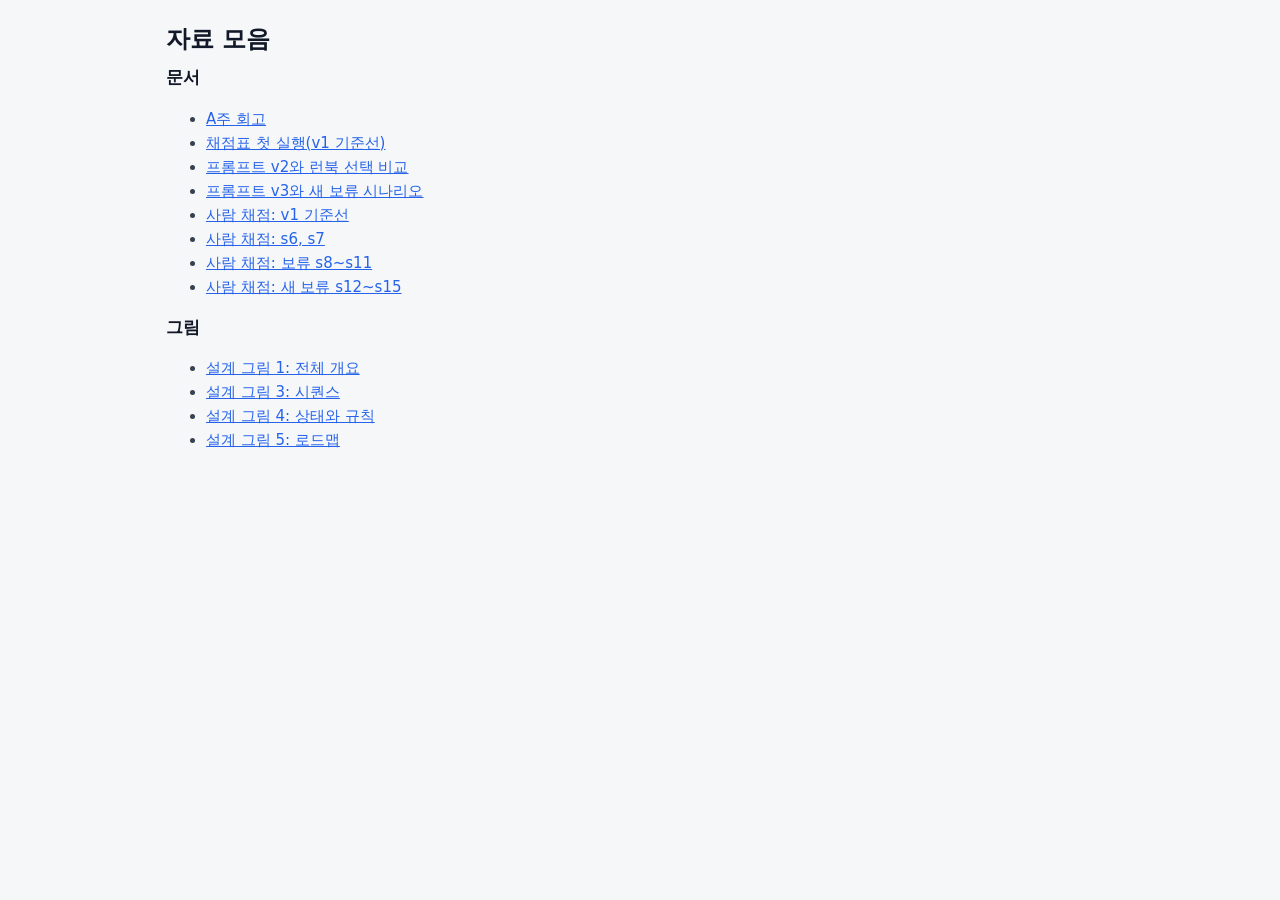
<file: reports/index.html>
<!doctype html>
<html lang="ko">
<head>
<meta http-equiv="Content-Security-Policy" content="default-src 'none'; img-src 'self'; style-src 'self'; base-uri 'none'; form-action 'none'">
<meta charset="utf-8">
<meta name="viewport" content="width=device-width, initial-scale=1">
<title>자료 모음</title>
<link rel="stylesheet" href="../css/site.css">
</head>
<body>
<main>
<h1>자료 모음</h1>
<h2>문서</h2>
<ul>
<li><a href="./2026-w03-retro.html">A주 회고</a></li>
<li><a href="./scoreboard-20261103T043035Z.html">채점표 첫 실행(v1 기준선)</a></li>
<li><a href="./scoreboard-20261103T084431Z.html">프롬프트 v2와 런북 선택 비교</a></li>
<li><a href="./scoreboard-20261105T073516Z.html">프롬프트 v3와 새 보류 시나리오</a></li>
<li><a href="./human-grades-v1.html">사람 채점: v1 기준선</a></li>
<li><a href="./human-grades-s6-s7.html">사람 채점: s6, s7</a></li>
<li><a href="./human-grades-holdout-t6a.html">사람 채점: 보류 s8~s11</a></li>
<li><a href="./human-grades-holdout2-t6b.html">사람 채점: 새 보류 s12~s15</a></li>
</ul>
<h2>그림</h2>
<ul>
<li><a href="../figures/fig1_overview.png">설계 그림 1: 전체 개요</a></li>
<li><a href="../figures/fig3_sequence.png">설계 그림 3: 시퀀스</a></li>
<li><a href="../figures/fig4_state_rules.png">설계 그림 4: 상태와 규칙</a></li>
<li><a href="../figures/fig5_roadmap.png">설계 그림 5: 로드맵</a></li>
</ul>
</main>
</body>
</html>
</file>
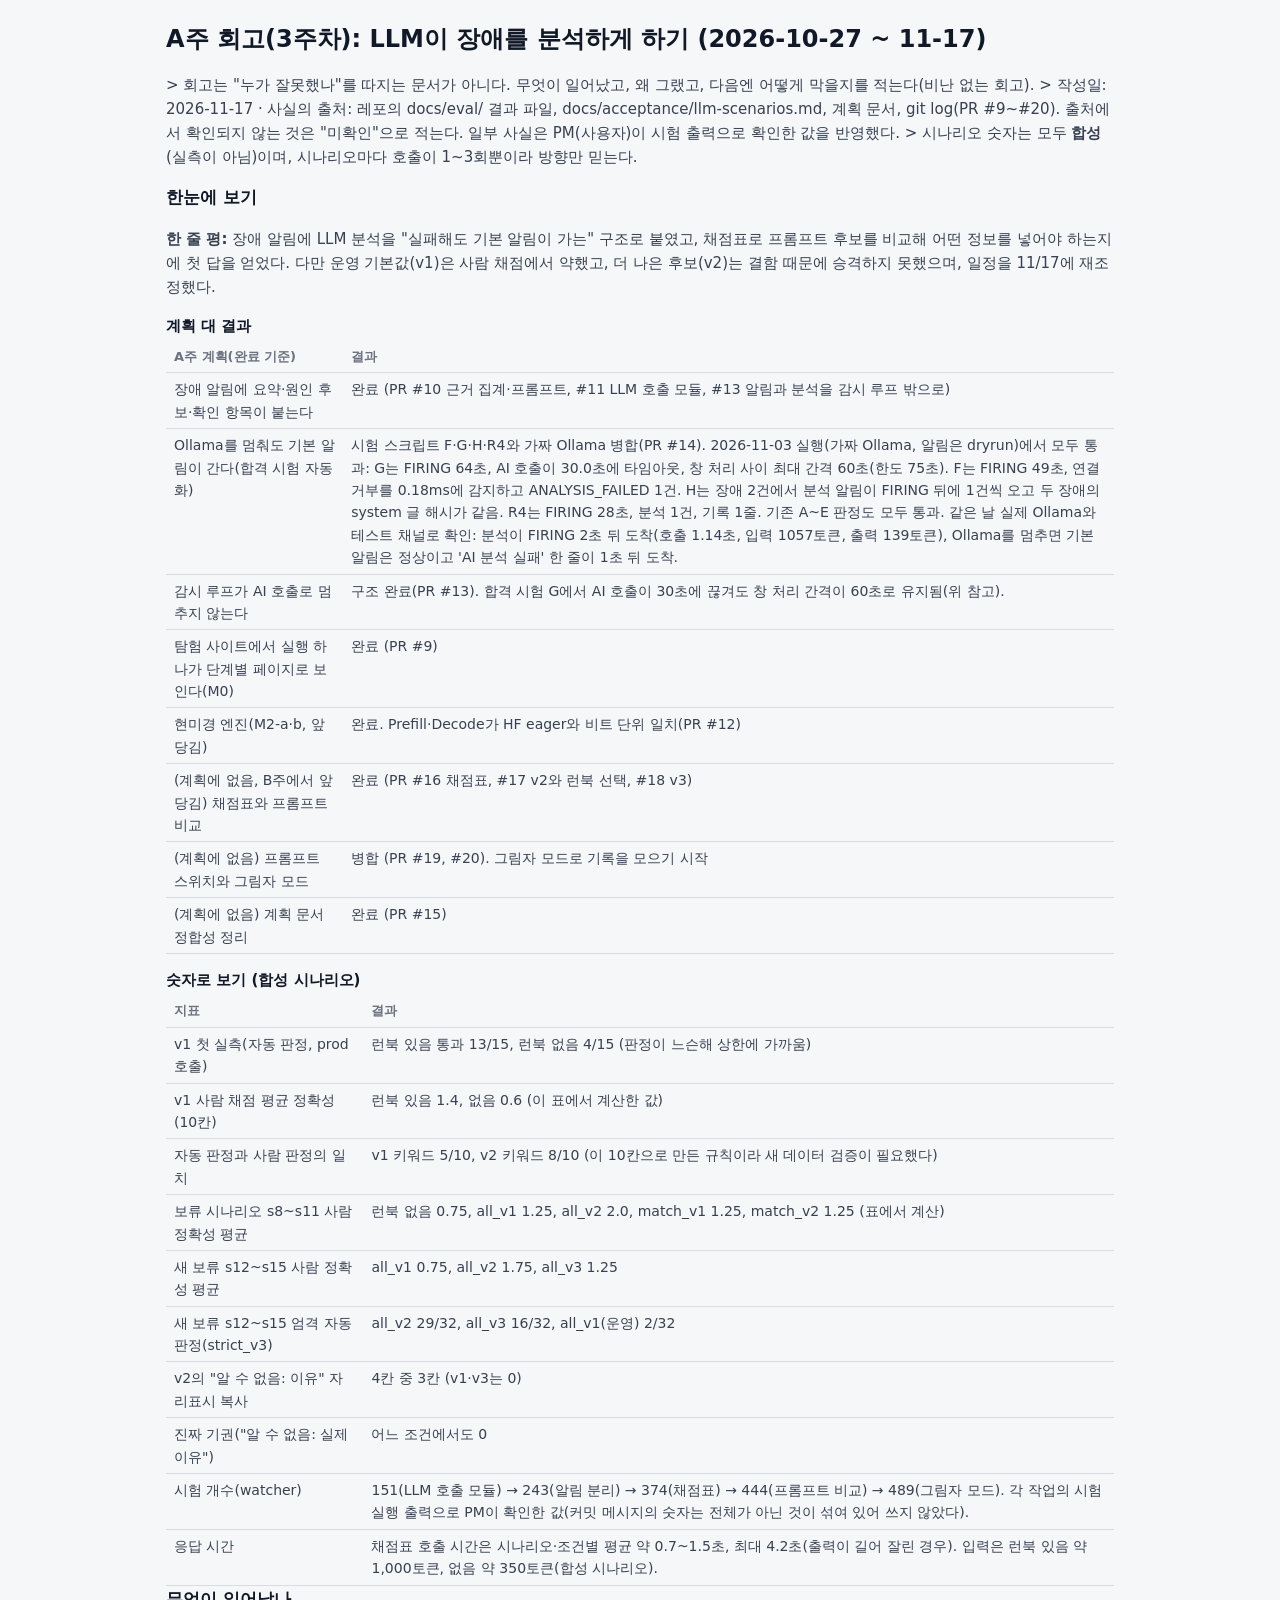
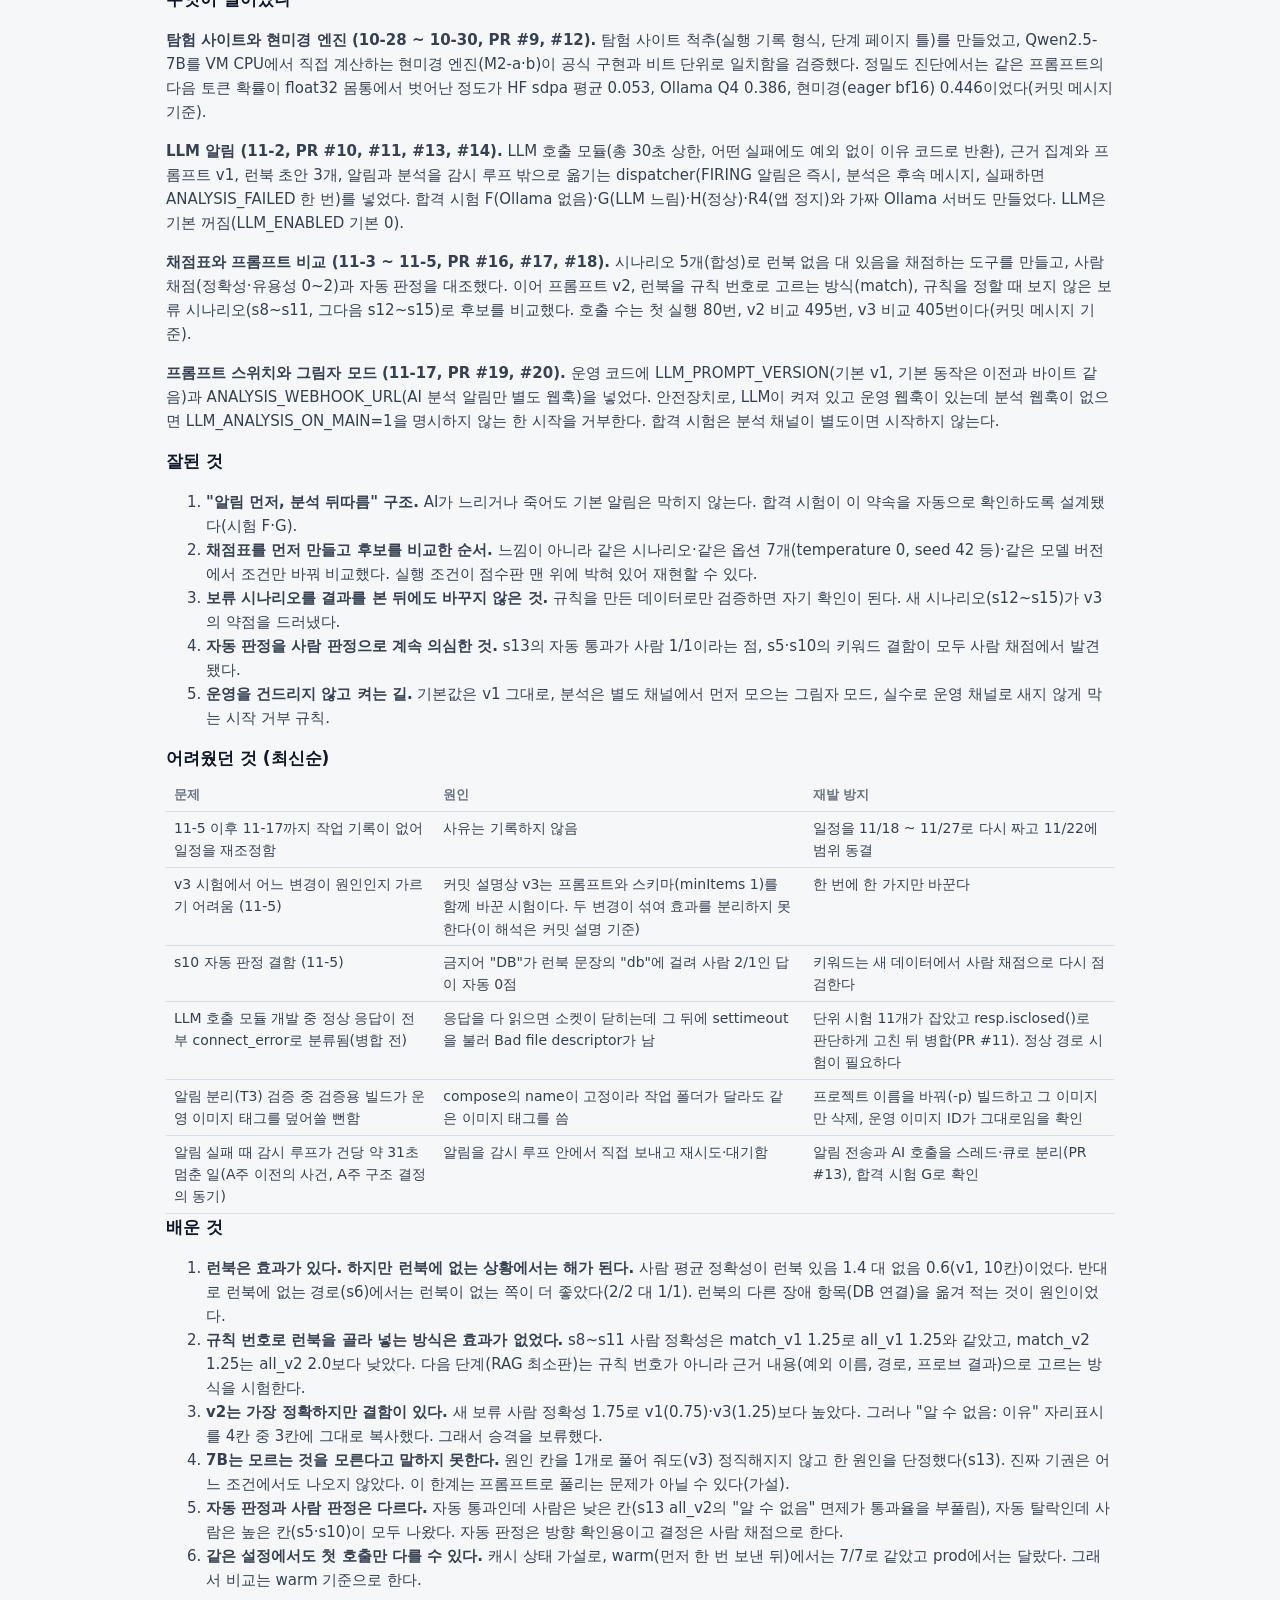
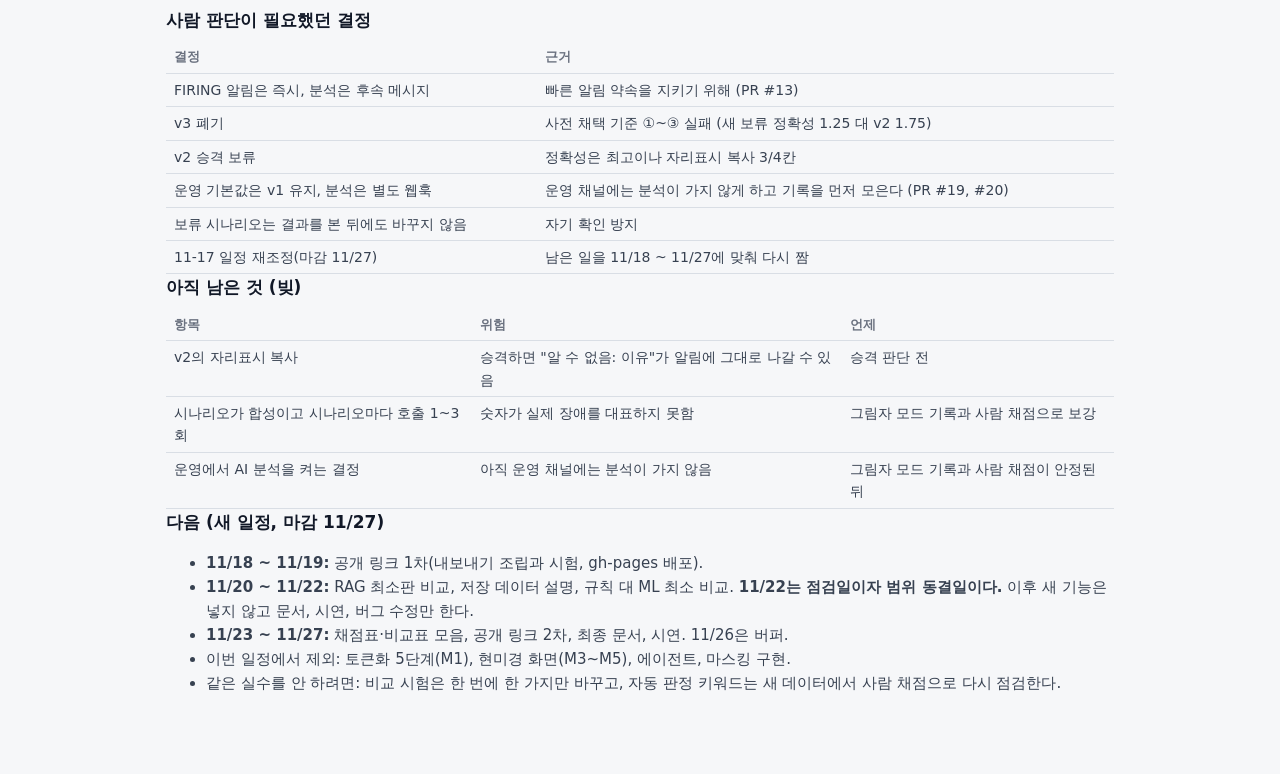
<file: reports/2026-w03-retro.html>
<!doctype html>
<html lang="ko">
<head>
<meta http-equiv="Content-Security-Policy" content="default-src 'none'; img-src 'self'; style-src 'self'; base-uri 'none'; form-action 'none'">
<meta charset="utf-8">
<meta name="viewport" content="width=device-width, initial-scale=1">
<title>A주 회고</title>
<link rel="stylesheet" href="../css/site.css">
</head>
<body>
<main>
<h1>A주 회고(3주차): LLM이 장애를 분석하게 하기 (2026-10-27 ~ 11-17)</h1>
<p>&gt; 회고는 &quot;누가 잘못했나&quot;를 따지는 문서가 아니다. 무엇이 일어났고, 왜 그랬고, 다음엔 어떻게 막을지를 적는다(비난 없는 회고).
&gt; 작성일: 2026-11-17 · 사실의 출처: 레포의 docs/eval/ 결과 파일, docs/acceptance/llm-scenarios.md, 계획 문서, git log(PR #9~#20). 출처에서 확인되지 않는 것은 &quot;미확인&quot;으로 적는다. 일부 사실은 PM(사용자)이 시험 출력으로 확인한 값을 반영했다.
&gt; 시나리오 숫자는 모두 <strong>합성</strong>(실측이 아님)이며, 시나리오마다 호출이 1~3회뿐이라 방향만 믿는다.</p>
<h2>한눈에 보기</h2>
<p><strong>한 줄 평:</strong> 장애 알림에 LLM 분석을 &quot;실패해도 기본 알림이 가는&quot; 구조로 붙였고, 채점표로 프롬프트 후보를 비교해 어떤 정보를 넣어야 하는지에 첫 답을 얻었다.
다만 운영 기본값(v1)은 사람 채점에서 약했고, 더 나은 후보(v2)는 결함 때문에 승격하지 못했으며, 일정을 11/17에 재조정했다.</p>
<h3>계획 대 결과</h3>
<table>
<thead><tr><th>A주 계획(완료 기준)</th><th>결과</th></tr></thead>
<tbody>
<tr><td>장애 알림에 요약·원인 후보·확인 항목이 붙는다</td><td>완료 (PR #10 근거 집계·프롬프트, #11 LLM 호출 모듈, #13 알림과 분석을 감시 루프 밖으로)</td></tr>
<tr><td>Ollama를 멈춰도 기본 알림이 간다(합격 시험 자동화)</td><td>시험 스크립트 F·G·H·R4와 가짜 Ollama 병합(PR #14). 2026-11-03 실행(가짜 Ollama, 알림은 dryrun)에서 모두 통과: G는 FIRING 64초, AI 호출이 30.0초에 타임아웃, 창 처리 사이 최대 간격 60초(한도 75초). F는 FIRING 49초, 연결 거부를 0.18ms에 감지하고 ANALYSIS_FAILED 1건. H는 장애 2건에서 분석 알림이 FIRING 뒤에 1건씩 오고 두 장애의 system 글 해시가 같음. R4는 FIRING 28초, 분석 1건, 기록 1줄. 기존 A~E 판정도 모두 통과. 같은 날 실제 Ollama와 테스트 채널로 확인: 분석이 FIRING 2초 뒤 도착(호출 1.14초, 입력 1057토큰, 출력 139토큰), Ollama를 멈추면 기본 알림은 정상이고 &#x27;AI 분석 실패&#x27; 한 줄이 1초 뒤 도착.</td></tr>
<tr><td>감시 루프가 AI 호출로 멈추지 않는다</td><td>구조 완료(PR #13). 합격 시험 G에서 AI 호출이 30초에 끊겨도 창 처리 간격이 60초로 유지됨(위 참고).</td></tr>
<tr><td>탐험 사이트에서 실행 하나가 단계별 페이지로 보인다(M0)</td><td>완료 (PR #9)</td></tr>
<tr><td>현미경 엔진(M2-a·b, 앞당김)</td><td>완료. Prefill·Decode가 HF eager와 비트 단위 일치(PR #12)</td></tr>
<tr><td>(계획에 없음, B주에서 앞당김) 채점표와 프롬프트 비교</td><td>완료 (PR #16 채점표, #17 v2와 런북 선택, #18 v3)</td></tr>
<tr><td>(계획에 없음) 프롬프트 스위치와 그림자 모드</td><td>병합 (PR #19, #20). 그림자 모드로 기록을 모으기 시작</td></tr>
<tr><td>(계획에 없음) 계획 문서 정합성 정리</td><td>완료 (PR #15)</td></tr>
</tbody>
</table>
<h3>숫자로 보기 (합성 시나리오)</h3>
<table>
<thead><tr><th>지표</th><th>결과</th></tr></thead>
<tbody>
<tr><td>v1 첫 실측(자동 판정, prod 호출)</td><td>런북 있음 통과 13/15, 런북 없음 4/15 (판정이 느슨해 상한에 가까움)</td></tr>
<tr><td>v1 사람 채점 평균 정확성 (10칸)</td><td>런북 있음 1.4, 없음 0.6 (이 표에서 계산한 값)</td></tr>
<tr><td>자동 판정과 사람 판정의 일치</td><td>v1 키워드 5/10, v2 키워드 8/10 (이 10칸으로 만든 규칙이라 새 데이터 검증이 필요했다)</td></tr>
<tr><td>보류 시나리오 s8~s11 사람 정확성 평균</td><td>런북 없음 0.75, all_v1 1.25, all_v2 2.0, match_v1 1.25, match_v2 1.25 (표에서 계산)</td></tr>
<tr><td>새 보류 s12~s15 사람 정확성 평균</td><td>all_v1 0.75, all_v2 1.75, all_v3 1.25</td></tr>
<tr><td>새 보류 s12~s15 엄격 자동 판정(strict_v3)</td><td>all_v2 29/32, all_v3 16/32, all_v1(운영) 2/32</td></tr>
<tr><td>v2의 &quot;알 수 없음: 이유&quot; 자리표시 복사</td><td>4칸 중 3칸 (v1·v3는 0)</td></tr>
<tr><td>진짜 기권(&quot;알 수 없음: 실제 이유&quot;)</td><td>어느 조건에서도 0</td></tr>
<tr><td>시험 개수(watcher)</td><td>151(LLM 호출 모듈) → 243(알림 분리) → 374(채점표) → 444(프롬프트 비교) → 489(그림자 모드). 각 작업의 시험 실행 출력으로 PM이 확인한 값(커밋 메시지의 숫자는 전체가 아닌 것이 섞여 있어 쓰지 않았다).</td></tr>
<tr><td>응답 시간</td><td>채점표 호출 시간은 시나리오·조건별 평균 약 0.7~1.5초, 최대 4.2초(출력이 길어 잘린 경우). 입력은 런북 있음 약 1,000토큰, 없음 약 350토큰(합성 시나리오).</td></tr>
</tbody>
</table>
<h2>무엇이 일어났나</h2>
<p><strong>탐험 사이트와 현미경 엔진 (10-28 ~ 10-30, PR #9, #12).</strong> 탐험 사이트 척추(실행 기록 형식, 단계 페이지 틀)를 만들었고, Qwen2.5-7B를 VM CPU에서 직접 계산하는 현미경 엔진(M2-a·b)이 공식 구현과 비트 단위로 일치함을 검증했다. 정밀도 진단에서는 같은 프롬프트의 다음 토큰 확률이 float32 몸통에서 벗어난 정도가 HF sdpa 평균 0.053, Ollama Q4 0.386, 현미경(eager bf16) 0.446이었다(커밋 메시지 기준).</p>
<p><strong>LLM 알림 (11-2, PR #10, #11, #13, #14).</strong> LLM 호출 모듈(총 30초 상한, 어떤 실패에도 예외 없이 이유 코드로 반환), 근거 집계와 프롬프트 v1, 런북 초안 3개, 알림과 분석을 감시 루프 밖으로 옮기는 dispatcher(FIRING 알림은 즉시, 분석은 후속 메시지, 실패하면 ANALYSIS_FAILED 한 번)를 넣었다. 합격 시험 F(Ollama 없음)·G(LLM 느림)·H(정상)·R4(앱 정지)와 가짜 Ollama 서버도 만들었다. LLM은 기본 꺼짐(LLM_ENABLED 기본 0).</p>
<p><strong>채점표와 프롬프트 비교 (11-3 ~ 11-5, PR #16, #17, #18).</strong> 시나리오 5개(합성)로 런북 없음 대 있음을 채점하는 도구를 만들고, 사람 채점(정확성·유용성 0~2)과 자동 판정을 대조했다. 이어 프롬프트 v2, 런북을 규칙 번호로 고르는 방식(match), 규칙을 정할 때 보지 않은 보류 시나리오(s8~s11, 그다음 s12~s15)로 후보를 비교했다. 호출 수는 첫 실행 80번, v2 비교 495번, v3 비교 405번이다(커밋 메시지 기준).</p>
<p><strong>프롬프트 스위치와 그림자 모드 (11-17, PR #19, #20).</strong> 운영 코드에 LLM_PROMPT_VERSION(기본 v1, 기본 동작은 이전과 바이트 같음)과 ANALYSIS_WEBHOOK_URL(AI 분석 알림만 별도 웹훅)을 넣었다. 안전장치로, LLM이 켜져 있고 운영 웹훅이 있는데 분석 웹훅이 없으면 LLM_ANALYSIS_ON_MAIN=1을 명시하지 않는 한 시작을 거부한다. 합격 시험은 분석 채널이 별도이면 시작하지 않는다.</p>
<h2>잘된 것</h2>
<ol>
<li><strong>&quot;알림 먼저, 분석 뒤따름&quot; 구조.</strong> AI가 느리거나 죽어도 기본 알림은 막히지 않는다. 합격 시험이 이 약속을 자동으로 확인하도록 설계됐다(시험 F·G).</li>
<li><strong>채점표를 먼저 만들고 후보를 비교한 순서.</strong> 느낌이 아니라 같은 시나리오·같은 옵션 7개(temperature 0, seed 42 등)·같은 모델 버전에서 조건만 바꿔 비교했다. 실행 조건이 점수판 맨 위에 박혀 있어 재현할 수 있다.</li>
<li><strong>보류 시나리오를 결과를 본 뒤에도 바꾸지 않은 것.</strong> 규칙을 만든 데이터로만 검증하면 자기 확인이 된다. 새 시나리오(s12~s15)가 v3의 약점을 드러냈다.</li>
<li><strong>자동 판정을 사람 판정으로 계속 의심한 것.</strong> s13의 자동 통과가 사람 1/1이라는 점, s5·s10의 키워드 결함이 모두 사람 채점에서 발견됐다.</li>
<li><strong>운영을 건드리지 않고 켜는 길.</strong> 기본값은 v1 그대로, 분석은 별도 채널에서 먼저 모으는 그림자 모드, 실수로 운영 채널로 새지 않게 막는 시작 거부 규칙.</li>
</ol>
<h2>어려웠던 것 (최신순)</h2>
<table>
<thead><tr><th>문제</th><th>원인</th><th>재발 방지</th></tr></thead>
<tbody>
<tr><td>11-5 이후 11-17까지 작업 기록이 없어 일정을 재조정함</td><td>사유는 기록하지 않음</td><td>일정을 11/18 ~ 11/27로 다시 짜고 11/22에 범위 동결</td></tr>
<tr><td>v3 시험에서 어느 변경이 원인인지 가르기 어려움 (11-5)</td><td>커밋 설명상 v3는 프롬프트와 스키마(minItems 1)를 함께 바꾼 시험이다. 두 변경이 섞여 효과를 분리하지 못한다(이 해석은 커밋 설명 기준)</td><td>한 번에 한 가지만 바꾼다</td></tr>
<tr><td>s10 자동 판정 결함 (11-5)</td><td>금지어 &quot;DB&quot;가 런북 문장의 &quot;db&quot;에 걸려 사람 2/1인 답이 자동 0점</td><td>키워드는 새 데이터에서 사람 채점으로 다시 점검한다</td></tr>
<tr><td>LLM 호출 모듈 개발 중 정상 응답이 전부 connect_error로 분류됨(병합 전)</td><td>응답을 다 읽으면 소켓이 닫히는데 그 뒤에 settimeout을 불러 Bad file descriptor가 남</td><td>단위 시험 11개가 잡았고 resp.isclosed()로 판단하게 고친 뒤 병합(PR #11). 정상 경로 시험이 필요하다</td></tr>
<tr><td>알림 분리(T3) 검증 중 검증용 빌드가 운영 이미지 태그를 덮어쓸 뻔함</td><td>compose의 name이 고정이라 작업 폴더가 달라도 같은 이미지 태그를 씀</td><td>프로젝트 이름을 바꿔(-p) 빌드하고 그 이미지만 삭제, 운영 이미지 ID가 그대로임을 확인</td></tr>
<tr><td>알림 실패 때 감시 루프가 건당 약 31초 멈춘 일(A주 이전의 사건, A주 구조 결정의 동기)</td><td>알림을 감시 루프 안에서 직접 보내고 재시도·대기함</td><td>알림 전송과 AI 호출을 스레드·큐로 분리(PR #13), 합격 시험 G로 확인</td></tr>
</tbody>
</table>
<h2>배운 것</h2>
<ol>
<li><strong>런북은 효과가 있다. 하지만 런북에 없는 상황에서는 해가 된다.</strong> 사람 평균 정확성이 런북 있음 1.4 대 없음 0.6(v1, 10칸)이었다. 반대로 런북에 없는 경로(s6)에서는 런북이 없는 쪽이 더 좋았다(2/2 대 1/1). 런북의 다른 장애 항목(DB 연결)을 옮겨 적는 것이 원인이었다.</li>
<li><strong>규칙 번호로 런북을 골라 넣는 방식은 효과가 없었다.</strong> s8~s11 사람 정확성은 match_v1 1.25로 all_v1 1.25와 같았고, match_v2 1.25는 all_v2 2.0보다 낮았다. 다음 단계(RAG 최소판)는 규칙 번호가 아니라 근거 내용(예외 이름, 경로, 프로브 결과)으로 고르는 방식을 시험한다.</li>
<li><strong>v2는 가장 정확하지만 결함이 있다.</strong> 새 보류 사람 정확성 1.75로 v1(0.75)·v3(1.25)보다 높았다. 그러나 &quot;알 수 없음: 이유&quot; 자리표시를 4칸 중 3칸에 그대로 복사했다. 그래서 승격을 보류했다.</li>
<li><strong>7B는 모르는 것을 모른다고 말하지 못한다.</strong> 원인 칸을 1개로 풀어 줘도(v3) 정직해지지 않고 한 원인을 단정했다(s13). 진짜 기권은 어느 조건에서도 나오지 않았다. 이 한계는 프롬프트로 풀리는 문제가 아닐 수 있다(가설).</li>
<li><strong>자동 판정과 사람 판정은 다르다.</strong> 자동 통과인데 사람은 낮은 칸(s13 all_v2의 &quot;알 수 없음&quot; 면제가 통과율을 부풀림), 자동 탈락인데 사람은 높은 칸(s5·s10)이 모두 나왔다. 자동 판정은 방향 확인용이고 결정은 사람 채점으로 한다.</li>
<li><strong>같은 설정에서도 첫 호출만 다를 수 있다.</strong> 캐시 상태 가설로, warm(먼저 한 번 보낸 뒤)에서는 7/7로 같았고 prod에서는 달랐다. 그래서 비교는 warm 기준으로 한다.</li>
</ol>
<h2>사람 판단이 필요했던 결정</h2>
<table>
<thead><tr><th>결정</th><th>근거</th></tr></thead>
<tbody>
<tr><td>FIRING 알림은 즉시, 분석은 후속 메시지</td><td>빠른 알림 약속을 지키기 위해 (PR #13)</td></tr>
<tr><td>v3 폐기</td><td>사전 채택 기준 ①~③ 실패 (새 보류 정확성 1.25 대 v2 1.75)</td></tr>
<tr><td>v2 승격 보류</td><td>정확성은 최고이나 자리표시 복사 3/4칸</td></tr>
<tr><td>운영 기본값은 v1 유지, 분석은 별도 웹훅</td><td>운영 채널에는 분석이 가지 않게 하고 기록을 먼저 모은다 (PR #19, #20)</td></tr>
<tr><td>보류 시나리오는 결과를 본 뒤에도 바꾸지 않음</td><td>자기 확인 방지</td></tr>
<tr><td>11-17 일정 재조정(마감 11/27)</td><td>남은 일을 11/18 ~ 11/27에 맞춰 다시 짬</td></tr>
</tbody>
</table>
<h2>아직 남은 것 (빚)</h2>
<table>
<thead><tr><th>항목</th><th>위험</th><th>언제</th></tr></thead>
<tbody>
<tr><td>v2의 자리표시 복사</td><td>승격하면 &quot;알 수 없음: 이유&quot;가 알림에 그대로 나갈 수 있음</td><td>승격 판단 전</td></tr>
<tr><td>시나리오가 합성이고 시나리오마다 호출 1~3회</td><td>숫자가 실제 장애를 대표하지 못함</td><td>그림자 모드 기록과 사람 채점으로 보강</td></tr>
<tr><td>운영에서 AI 분석을 켜는 결정</td><td>아직 운영 채널에는 분석이 가지 않음</td><td>그림자 모드 기록과 사람 채점이 안정된 뒤</td></tr>
</tbody>
</table>
<h2>다음 (새 일정, 마감 11/27)</h2>
<ul>
<li><strong>11/18 ~ 11/19:</strong> 공개 링크 1차(내보내기 조립과 시험, gh-pages 배포).</li>
<li><strong>11/20 ~ 11/22:</strong> RAG 최소판 비교, 저장 데이터 설명, 규칙 대 ML 최소 비교. <strong>11/22는 점검일이자 범위 동결일이다.</strong> 이후 새 기능은 넣지 않고 문서, 시연, 버그 수정만 한다.</li>
<li><strong>11/23 ~ 11/27:</strong> 채점표·비교표 모음, 공개 링크 2차, 최종 문서, 시연. 11/26은 버퍼.</li>
<li>이번 일정에서 제외: 토큰화 5단계(M1), 현미경 화면(M3~M5), 에이전트, 마스킹 구현.</li>
<li>같은 실수를 안 하려면: 비교 시험은 한 번에 한 가지만 바꾸고, 자동 판정 키워드는 새 데이터에서 사람 채점으로 다시 점검한다.</li>
</ul>
</main>
</body>
</html>
</file>
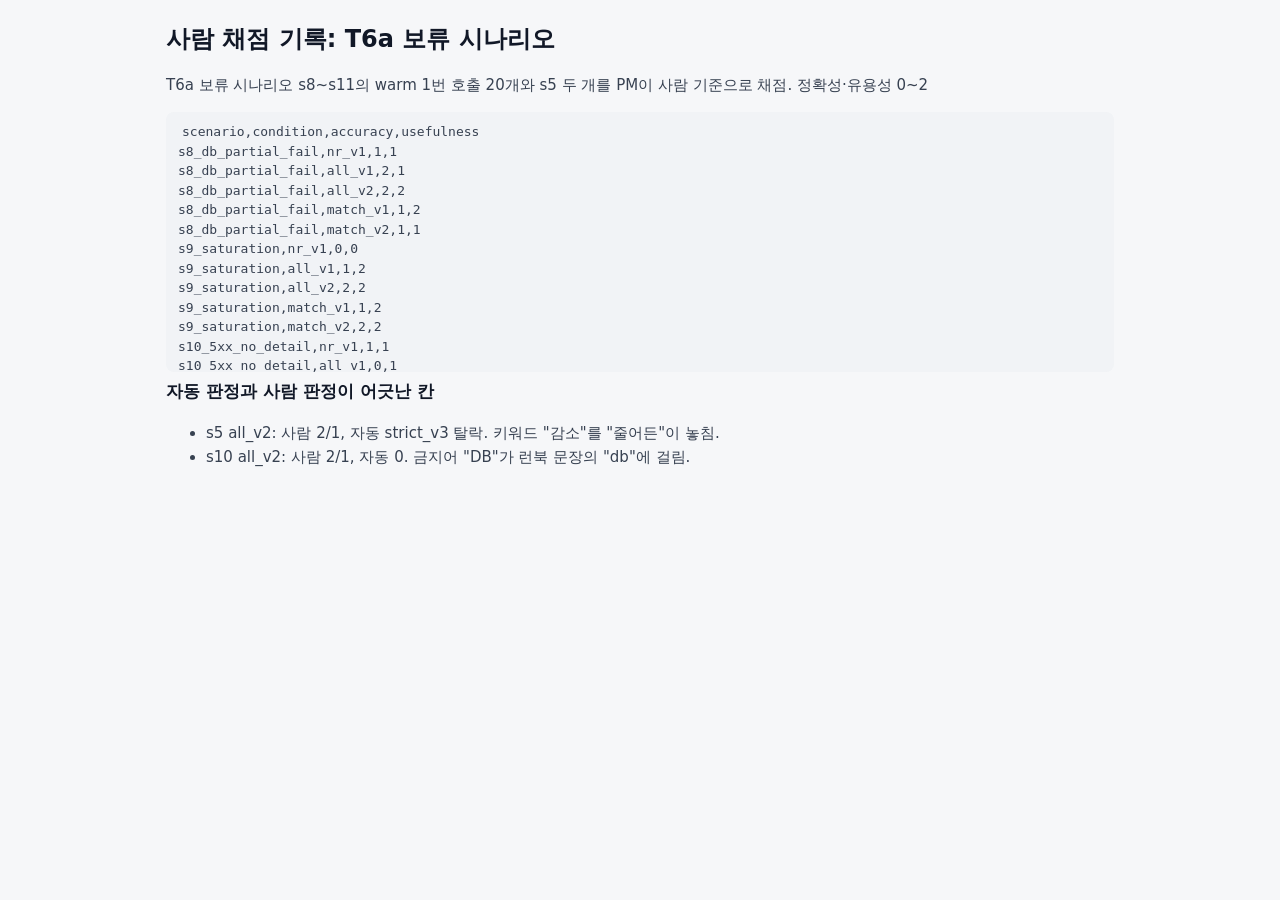
<file: reports/human-grades-holdout-t6a.html>
<!doctype html>
<html lang="ko">
<head>
<meta http-equiv="Content-Security-Policy" content="default-src 'none'; img-src 'self'; style-src 'self'; base-uri 'none'; form-action 'none'">
<meta charset="utf-8">
<meta name="viewport" content="width=device-width, initial-scale=1">
<title>사람 채점: 보류 s8~s11</title>
<link rel="stylesheet" href="../css/site.css">
</head>
<body>
<main>
<h1>사람 채점 기록: T6a 보류 시나리오</h1>
<p>T6a 보류 시나리오 s8~s11의 warm 1번 호출 20개와 s5 두 개를 PM이 사람 기준으로 채점. 정확성·유용성 0~2</p>
<pre><code>scenario,condition,accuracy,usefulness
s8_db_partial_fail,nr_v1,1,1
s8_db_partial_fail,all_v1,2,1
s8_db_partial_fail,all_v2,2,2
s8_db_partial_fail,match_v1,1,2
s8_db_partial_fail,match_v2,1,1
s9_saturation,nr_v1,0,0
s9_saturation,all_v1,1,2
s9_saturation,all_v2,2,2
s9_saturation,match_v1,1,2
s9_saturation,match_v2,2,2
s10_5xx_no_detail,nr_v1,1,1
s10_5xx_no_detail,all_v1,0,1
s10_5xx_no_detail,all_v2,2,1
s10_5xx_no_detail,match_v1,1,1
s10_5xx_no_detail,match_v2,0,0
s11_probe_timeout,nr_v1,1,0
s11_probe_timeout,all_v1,2,2
s11_probe_timeout,all_v2,2,2
s11_probe_timeout,match_v1,2,2
s11_probe_timeout,match_v2,2,2
s5_weak_signal,all_v1,0,0
s5_weak_signal,all_v2,2,1</code></pre>
<h2>자동 판정과 사람 판정이 어긋난 칸</h2>
<ul>
<li>s5 all_v2: 사람 2/1, 자동 strict_v3 탈락. 키워드 &quot;감소&quot;를 &quot;줄어든&quot;이 놓침.</li>
<li>s10 all_v2: 사람 2/1, 자동 0. 금지어 &quot;DB&quot;가 런북 문장의 &quot;db&quot;에 걸림.</li>
</ul>
</main>
</body>
</html>
</file>
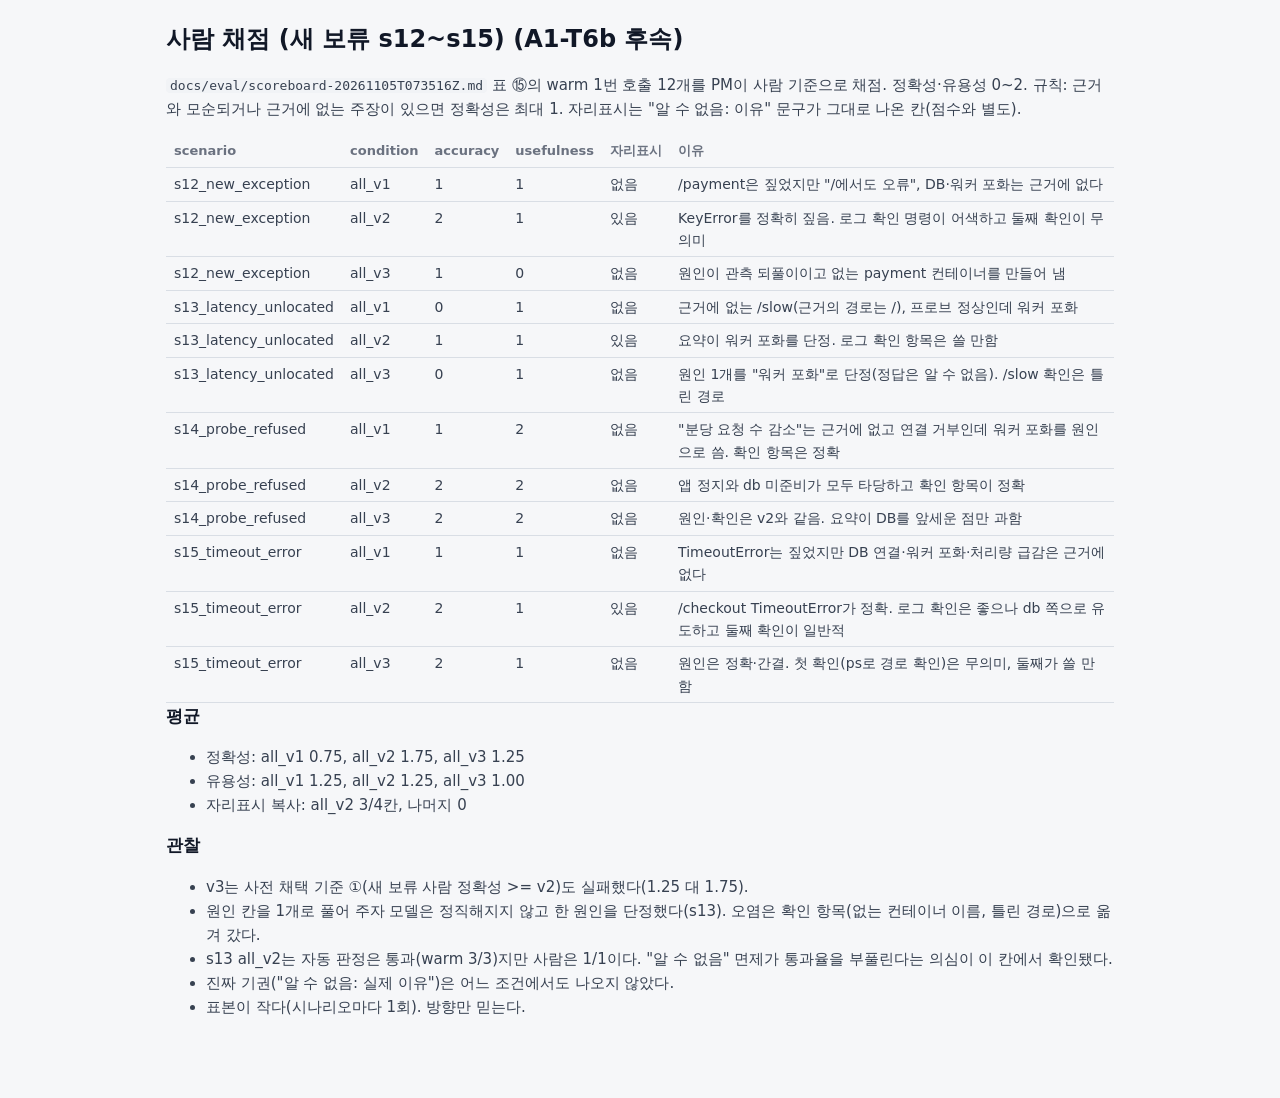
<file: reports/human-grades-holdout2-t6b.html>
<!doctype html>
<html lang="ko">
<head>
<meta http-equiv="Content-Security-Policy" content="default-src 'none'; img-src 'self'; style-src 'self'; base-uri 'none'; form-action 'none'">
<meta charset="utf-8">
<meta name="viewport" content="width=device-width, initial-scale=1">
<title>사람 채점: 새 보류 s12~s15</title>
<link rel="stylesheet" href="../css/site.css">
</head>
<body>
<main>
<h1>사람 채점 (새 보류 s12~s15) (A1-T6b 후속)</h1>
<p><code>docs/eval/scoreboard-20261105T073516Z.md</code> 표 ⑮의 warm 1번 호출 12개를 PM이 사람 기준으로 채점. 정확성·유용성 0~2.
규칙: 근거와 모순되거나 근거에 없는 주장이 있으면 정확성은 최대 1. 자리표시는 &quot;알 수 없음: 이유&quot; 문구가 그대로 나온 칸(점수와 별도).</p>
<table>
<thead><tr><th>scenario</th><th>condition</th><th>accuracy</th><th>usefulness</th><th>자리표시</th><th>이유</th></tr></thead>
<tbody>
<tr><td>s12_new_exception</td><td>all_v1</td><td>1</td><td>1</td><td>없음</td><td>/payment은 짚었지만 &quot;/에서도 오류&quot;, DB·워커 포화는 근거에 없다</td></tr>
<tr><td>s12_new_exception</td><td>all_v2</td><td>2</td><td>1</td><td>있음</td><td>KeyError를 정확히 짚음. 로그 확인 명령이 어색하고 둘째 확인이 무의미</td></tr>
<tr><td>s12_new_exception</td><td>all_v3</td><td>1</td><td>0</td><td>없음</td><td>원인이 관측 되풀이이고 없는 payment 컨테이너를 만들어 냄</td></tr>
<tr><td>s13_latency_unlocated</td><td>all_v1</td><td>0</td><td>1</td><td>없음</td><td>근거에 없는 /slow(근거의 경로는 /), 프로브 정상인데 워커 포화</td></tr>
<tr><td>s13_latency_unlocated</td><td>all_v2</td><td>1</td><td>1</td><td>있음</td><td>요약이 워커 포화를 단정. 로그 확인 항목은 쓸 만함</td></tr>
<tr><td>s13_latency_unlocated</td><td>all_v3</td><td>0</td><td>1</td><td>없음</td><td>원인 1개를 &quot;워커 포화&quot;로 단정(정답은 알 수 없음). /slow 확인은 틀린 경로</td></tr>
<tr><td>s14_probe_refused</td><td>all_v1</td><td>1</td><td>2</td><td>없음</td><td>&quot;분당 요청 수 감소&quot;는 근거에 없고 연결 거부인데 워커 포화를 원인으로 씀. 확인 항목은 정확</td></tr>
<tr><td>s14_probe_refused</td><td>all_v2</td><td>2</td><td>2</td><td>없음</td><td>앱 정지와 db 미준비가 모두 타당하고 확인 항목이 정확</td></tr>
<tr><td>s14_probe_refused</td><td>all_v3</td><td>2</td><td>2</td><td>없음</td><td>원인·확인은 v2와 같음. 요약이 DB를 앞세운 점만 과함</td></tr>
<tr><td>s15_timeout_error</td><td>all_v1</td><td>1</td><td>1</td><td>없음</td><td>TimeoutError는 짚었지만 DB 연결·워커 포화·처리량 급감은 근거에 없다</td></tr>
<tr><td>s15_timeout_error</td><td>all_v2</td><td>2</td><td>1</td><td>있음</td><td>/checkout TimeoutError가 정확. 로그 확인은 좋으나 db 쪽으로 유도하고 둘째 확인이 일반적</td></tr>
<tr><td>s15_timeout_error</td><td>all_v3</td><td>2</td><td>1</td><td>없음</td><td>원인은 정확·간결. 첫 확인(ps로 경로 확인)은 무의미, 둘째가 쓸 만함</td></tr>
</tbody>
</table>
<h2>평균</h2>
<ul>
<li>정확성: all_v1 0.75, all_v2 1.75, all_v3 1.25</li>
<li>유용성: all_v1 1.25, all_v2 1.25, all_v3 1.00</li>
<li>자리표시 복사: all_v2 3/4칸, 나머지 0</li>
</ul>
<h2>관찰</h2>
<ul>
<li>v3는 사전 채택 기준 ①(새 보류 사람 정확성 &gt;= v2)도 실패했다(1.25 대 1.75).</li>
<li>원인 칸을 1개로 풀어 주자 모델은 정직해지지 않고 한 원인을 단정했다(s13). 오염은 확인 항목(없는 컨테이너 이름, 틀린 경로)으로 옮겨 갔다.</li>
<li>s13 all_v2는 자동 판정은 통과(warm 3/3)지만 사람은 1/1이다. &quot;알 수 없음&quot; 면제가 통과율을 부풀린다는 의심이 이 칸에서 확인됐다.</li>
<li>진짜 기권(&quot;알 수 없음: 실제 이유&quot;)은 어느 조건에서도 나오지 않았다.</li>
<li>표본이 작다(시나리오마다 1회). 방향만 믿는다.</li>
</ul>
</main>
</body>
</html>
</file>
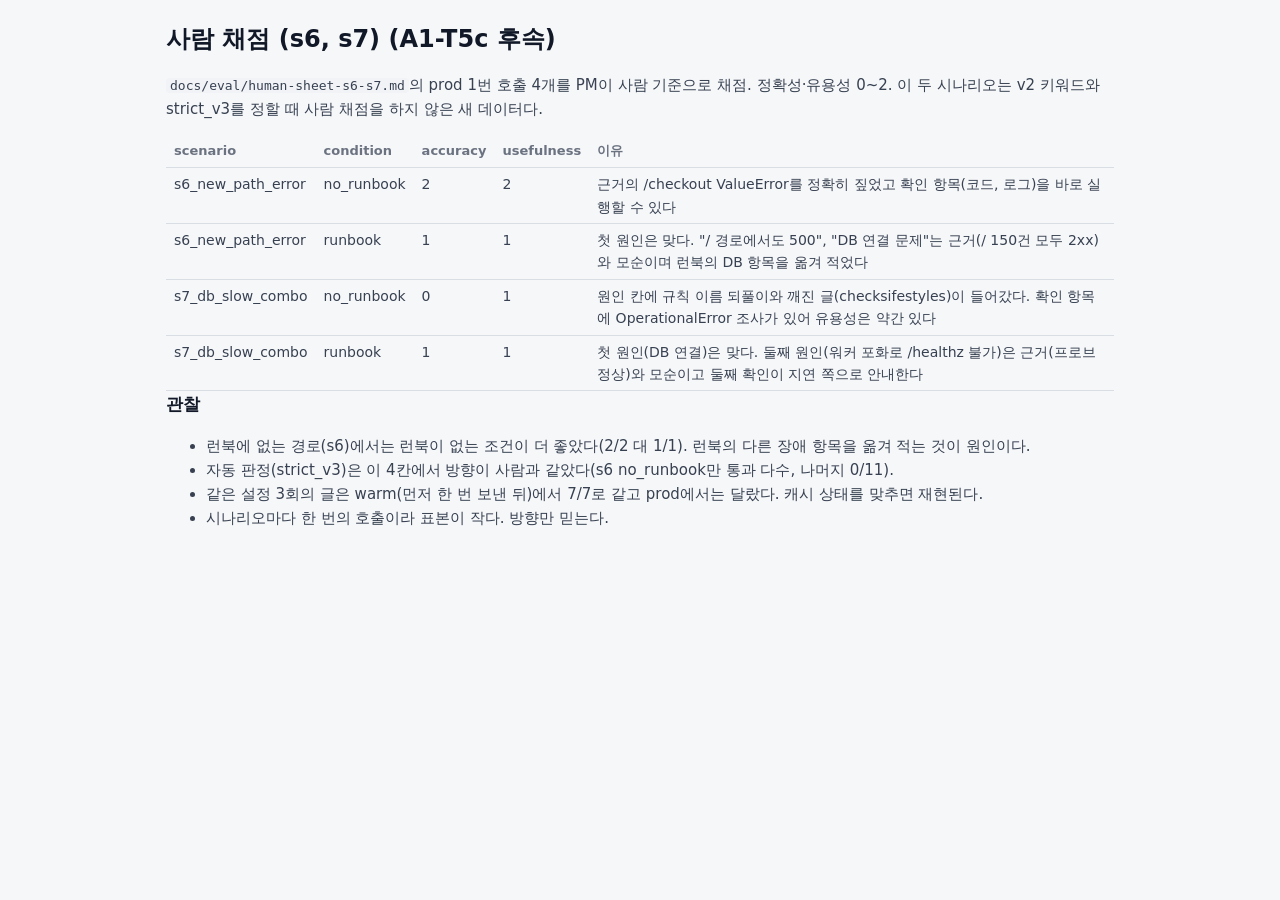
<file: reports/human-grades-s6-s7.html>
<!doctype html>
<html lang="ko">
<head>
<meta http-equiv="Content-Security-Policy" content="default-src 'none'; img-src 'self'; style-src 'self'; base-uri 'none'; form-action 'none'">
<meta charset="utf-8">
<meta name="viewport" content="width=device-width, initial-scale=1">
<title>사람 채점: s6, s7</title>
<link rel="stylesheet" href="../css/site.css">
</head>
<body>
<main>
<h1>사람 채점 (s6, s7) (A1-T5c 후속)</h1>
<p><code>docs/eval/human-sheet-s6-s7.md</code>의 prod 1번 호출 4개를 PM이 사람 기준으로 채점. 정확성·유용성 0~2.
이 두 시나리오는 v2 키워드와 strict_v3를 정할 때 사람 채점을 하지 않은 새 데이터다.</p>
<table>
<thead><tr><th>scenario</th><th>condition</th><th>accuracy</th><th>usefulness</th><th>이유</th></tr></thead>
<tbody>
<tr><td>s6_new_path_error</td><td>no_runbook</td><td>2</td><td>2</td><td>근거의 /checkout ValueError를 정확히 짚었고 확인 항목(코드, 로그)을 바로 실행할 수 있다</td></tr>
<tr><td>s6_new_path_error</td><td>runbook</td><td>1</td><td>1</td><td>첫 원인은 맞다. &quot;/ 경로에서도 500&quot;, &quot;DB 연결 문제&quot;는 근거(/ 150건 모두 2xx)와 모순이며 런북의 DB 항목을 옮겨 적었다</td></tr>
<tr><td>s7_db_slow_combo</td><td>no_runbook</td><td>0</td><td>1</td><td>원인 칸에 규칙 이름 되풀이와 깨진 글(checksifestyles)이 들어갔다. 확인 항목에 OperationalError 조사가 있어 유용성은 약간 있다</td></tr>
<tr><td>s7_db_slow_combo</td><td>runbook</td><td>1</td><td>1</td><td>첫 원인(DB 연결)은 맞다. 둘째 원인(워커 포화로 /healthz 불가)은 근거(프로브 정상)와 모순이고 둘째 확인이 지연 쪽으로 안내한다</td></tr>
</tbody>
</table>
<h2>관찰</h2>
<ul>
<li>런북에 없는 경로(s6)에서는 런북이 없는 조건이 더 좋았다(2/2 대 1/1). 런북의 다른 장애 항목을 옮겨 적는 것이 원인이다.</li>
<li>자동 판정(strict_v3)은 이 4칸에서 방향이 사람과 같았다(s6 no_runbook만 통과 다수, 나머지 0/11).</li>
<li>같은 설정 3회의 글은 warm(먼저 한 번 보낸 뒤)에서 7/7로 같고 prod에서는 달랐다. 캐시 상태를 맞추면 재현된다.</li>
<li>시나리오마다 한 번의 호출이라 표본이 작다. 방향만 믿는다.</li>
</ul>
</main>
</body>
</html>
</file>
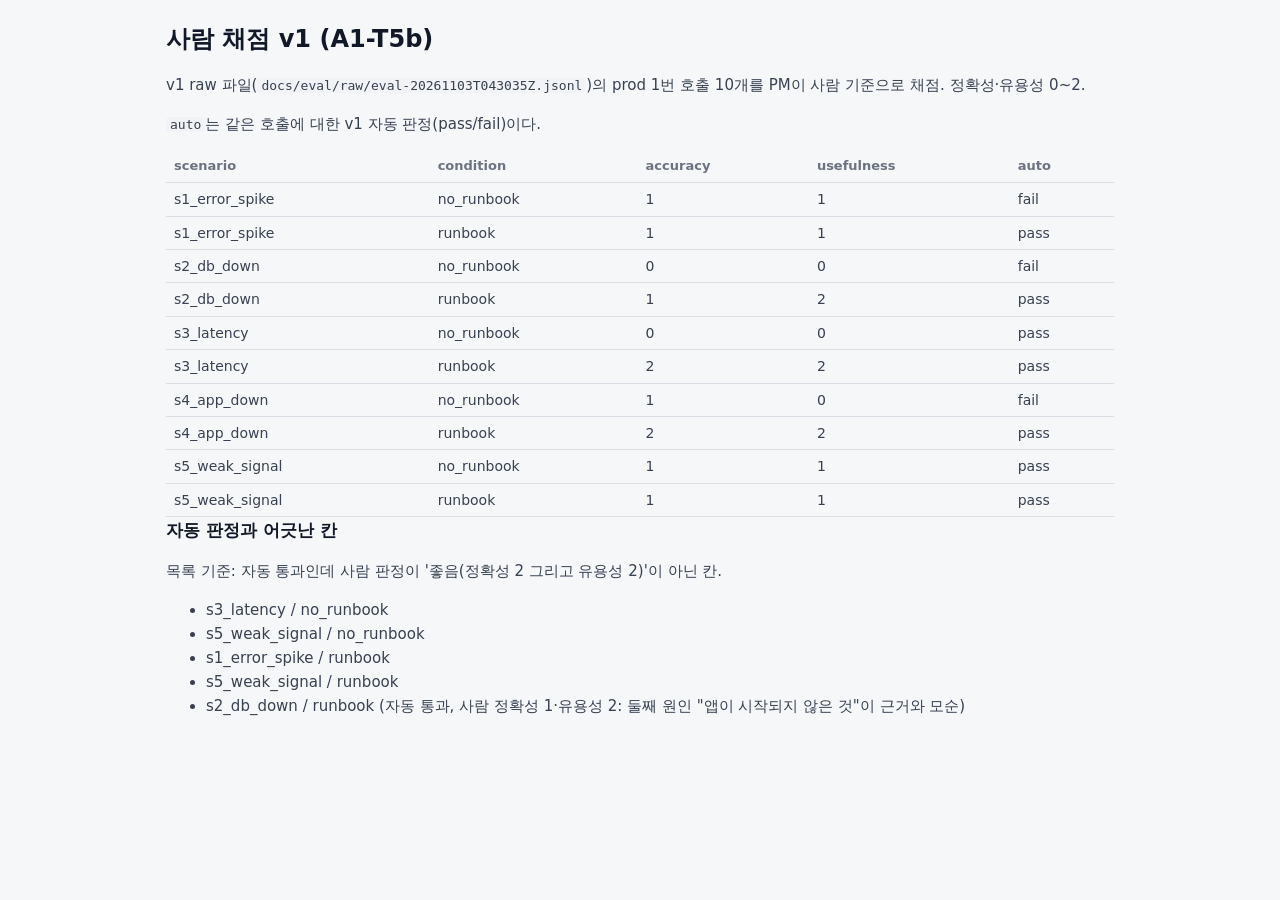
<file: reports/human-grades-v1.html>
<!doctype html>
<html lang="ko">
<head>
<meta http-equiv="Content-Security-Policy" content="default-src 'none'; img-src 'self'; style-src 'self'; base-uri 'none'; form-action 'none'">
<meta charset="utf-8">
<meta name="viewport" content="width=device-width, initial-scale=1">
<title>사람 채점: v1 기준선</title>
<link rel="stylesheet" href="../css/site.css">
</head>
<body>
<main>
<h1>사람 채점 v1 (A1-T5b)</h1>
<p>v1 raw 파일(<code>docs/eval/raw/eval-20261103T043035Z.jsonl</code>)의 prod 1번 호출 10개를 PM이 사람 기준으로 채점. 정확성·유용성 0~2.</p>
<p><code>auto</code>는 같은 호출에 대한 v1 자동 판정(pass/fail)이다.</p>
<table>
<thead><tr><th>scenario</th><th>condition</th><th>accuracy</th><th>usefulness</th><th>auto</th></tr></thead>
<tbody>
<tr><td>s1_error_spike</td><td>no_runbook</td><td>1</td><td>1</td><td>fail</td></tr>
<tr><td>s1_error_spike</td><td>runbook</td><td>1</td><td>1</td><td>pass</td></tr>
<tr><td>s2_db_down</td><td>no_runbook</td><td>0</td><td>0</td><td>fail</td></tr>
<tr><td>s2_db_down</td><td>runbook</td><td>1</td><td>2</td><td>pass</td></tr>
<tr><td>s3_latency</td><td>no_runbook</td><td>0</td><td>0</td><td>pass</td></tr>
<tr><td>s3_latency</td><td>runbook</td><td>2</td><td>2</td><td>pass</td></tr>
<tr><td>s4_app_down</td><td>no_runbook</td><td>1</td><td>0</td><td>fail</td></tr>
<tr><td>s4_app_down</td><td>runbook</td><td>2</td><td>2</td><td>pass</td></tr>
<tr><td>s5_weak_signal</td><td>no_runbook</td><td>1</td><td>1</td><td>pass</td></tr>
<tr><td>s5_weak_signal</td><td>runbook</td><td>1</td><td>1</td><td>pass</td></tr>
</tbody>
</table>
<h2>자동 판정과 어긋난 칸</h2>
<p>목록 기준: 자동 통과인데 사람 판정이 &#x27;좋음(정확성 2 그리고 유용성 2)&#x27;이 아닌 칸.</p>
<ul>
<li>s3_latency / no_runbook</li>
<li>s5_weak_signal / no_runbook</li>
<li>s1_error_spike / runbook</li>
<li>s5_weak_signal / runbook</li>
<li>s2_db_down / runbook (자동 통과, 사람 정확성 1·유용성 2: 둘째 원인 &quot;앱이 시작되지 않은 것&quot;이 근거와 모순)</li>
</ul>
</main>
</body>
</html>
</file>
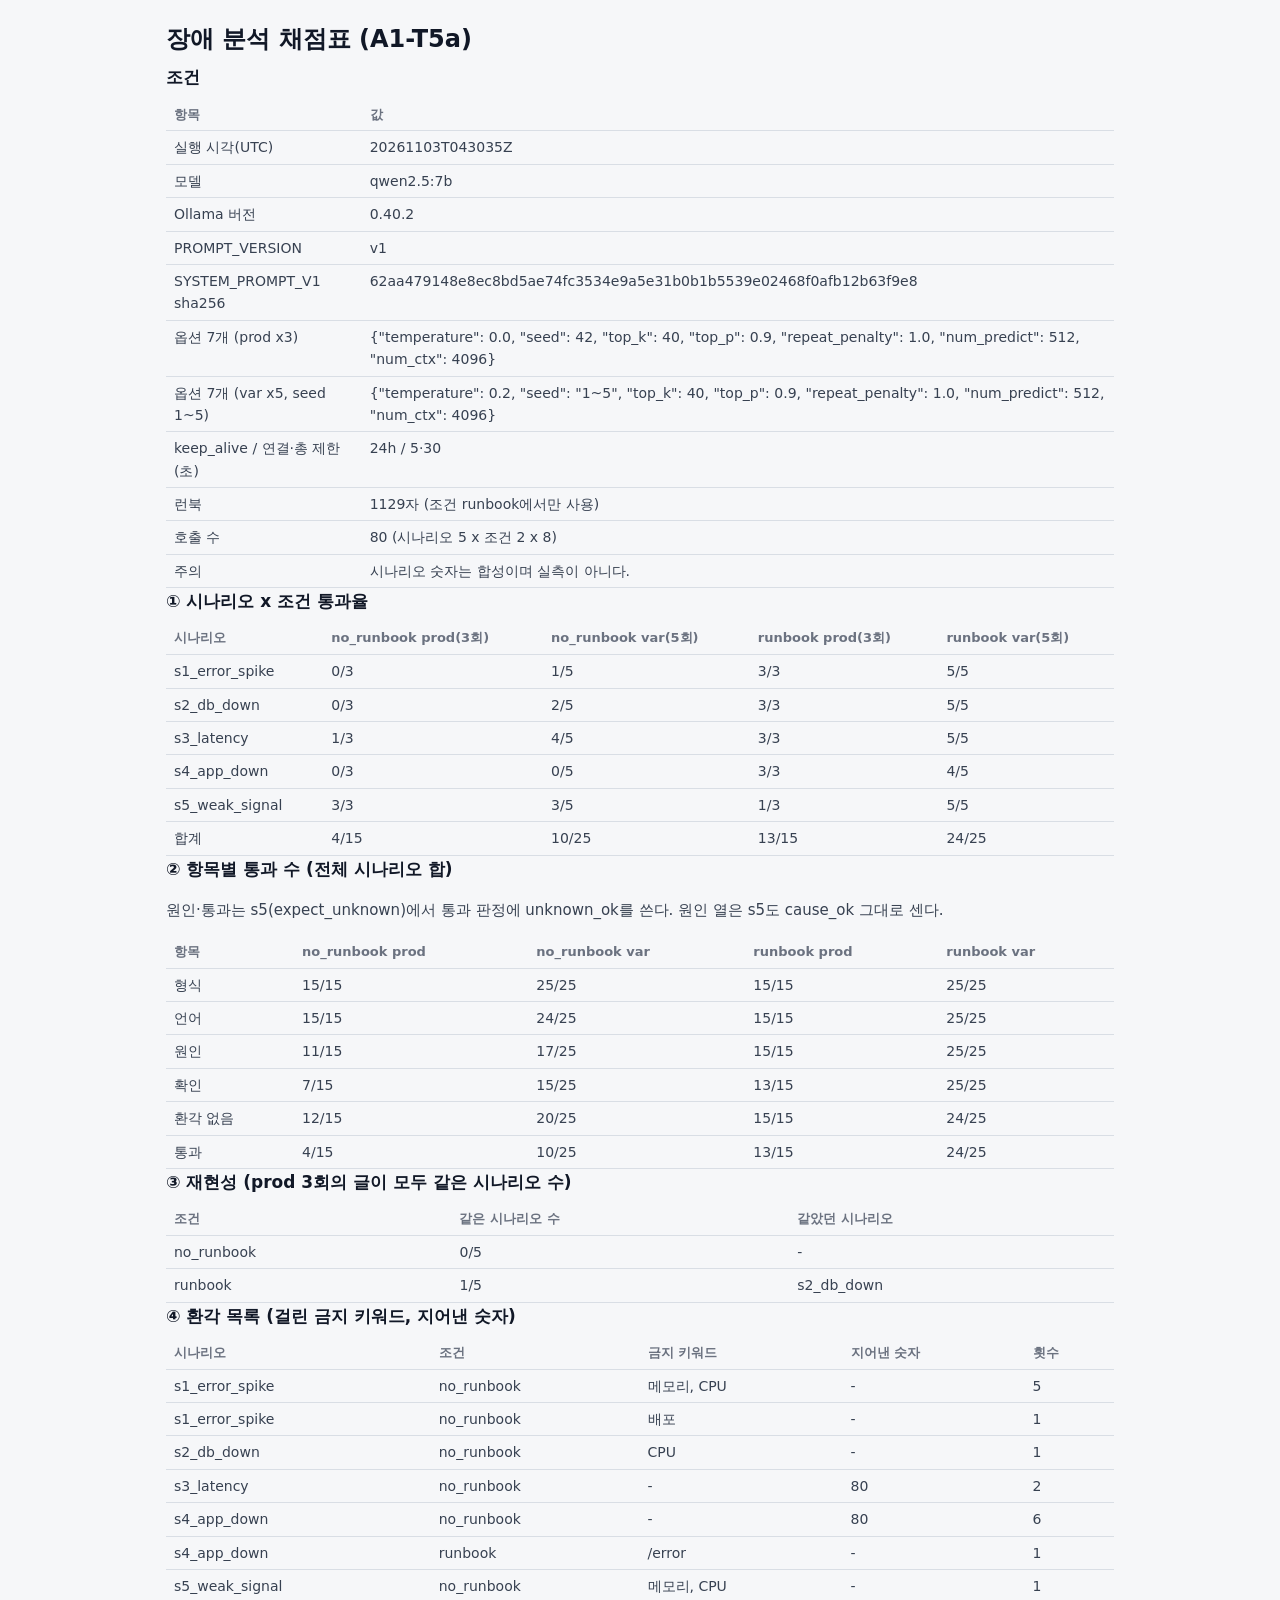
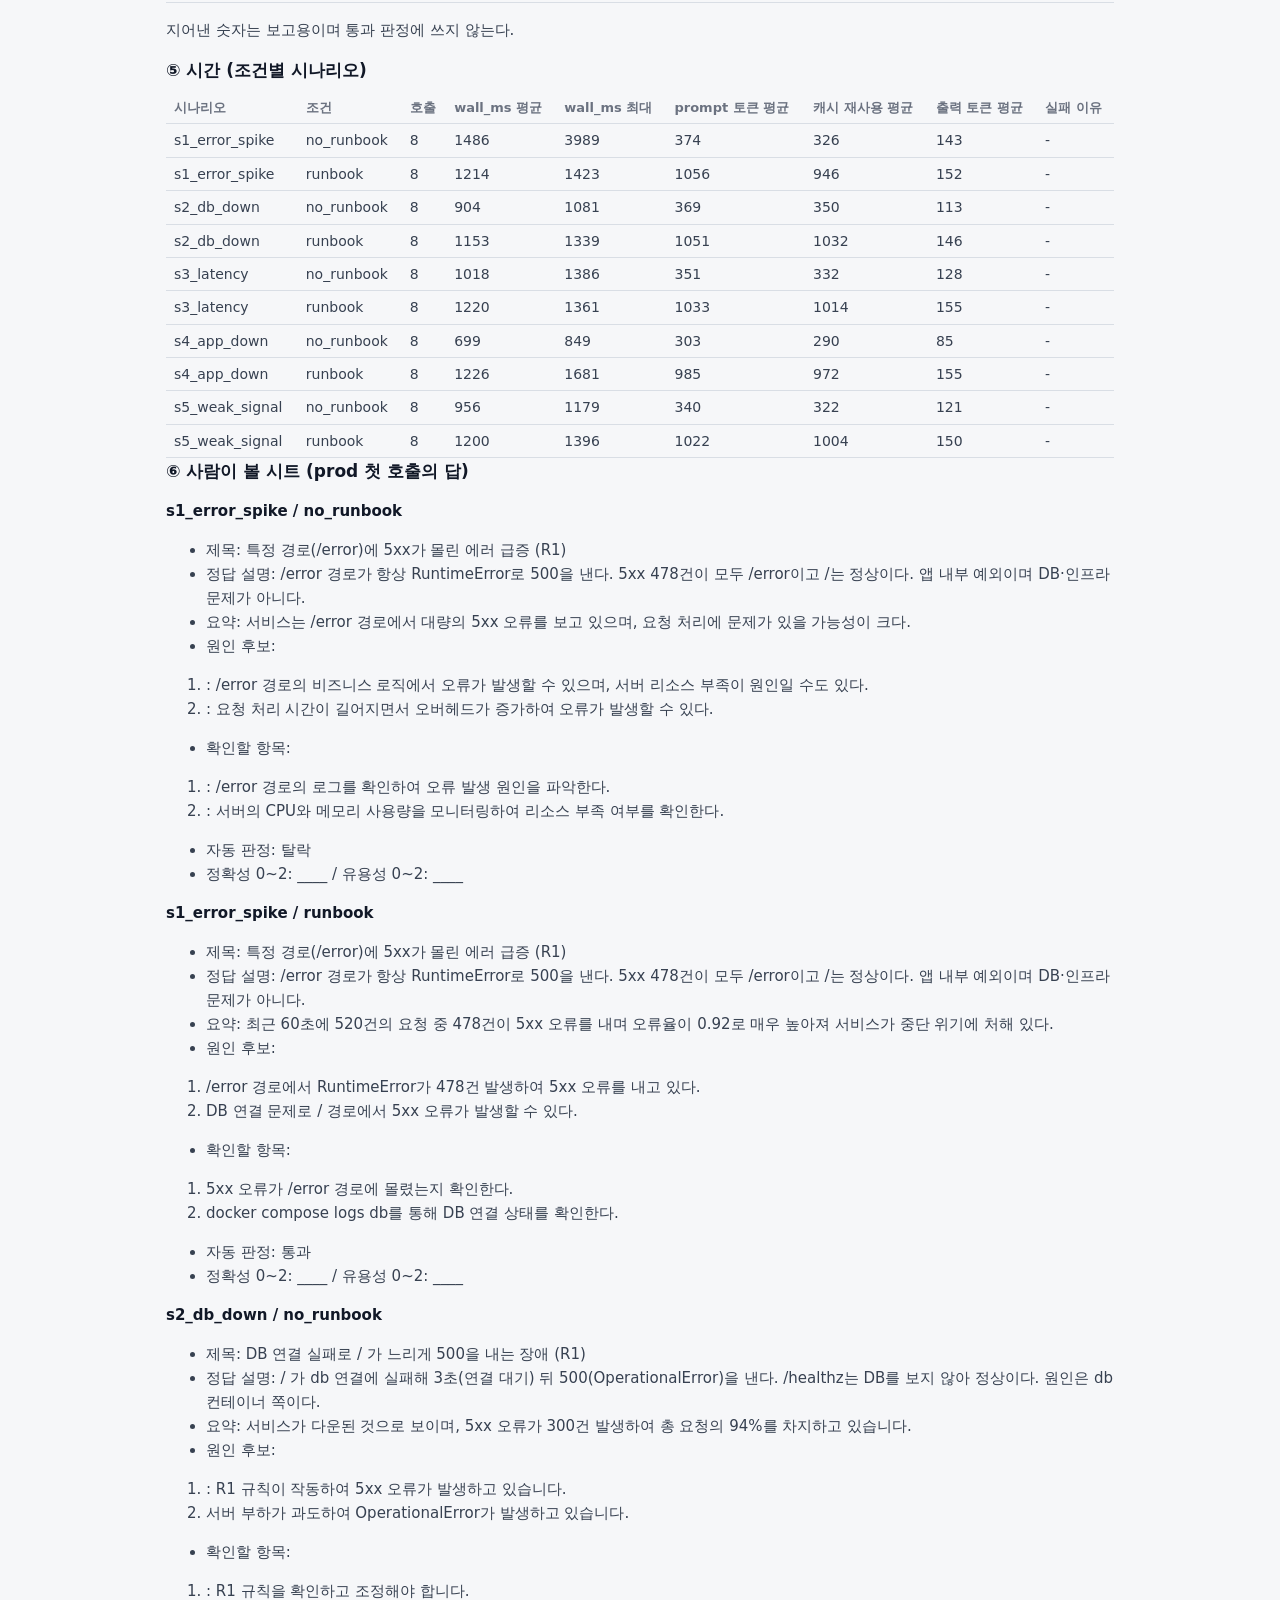
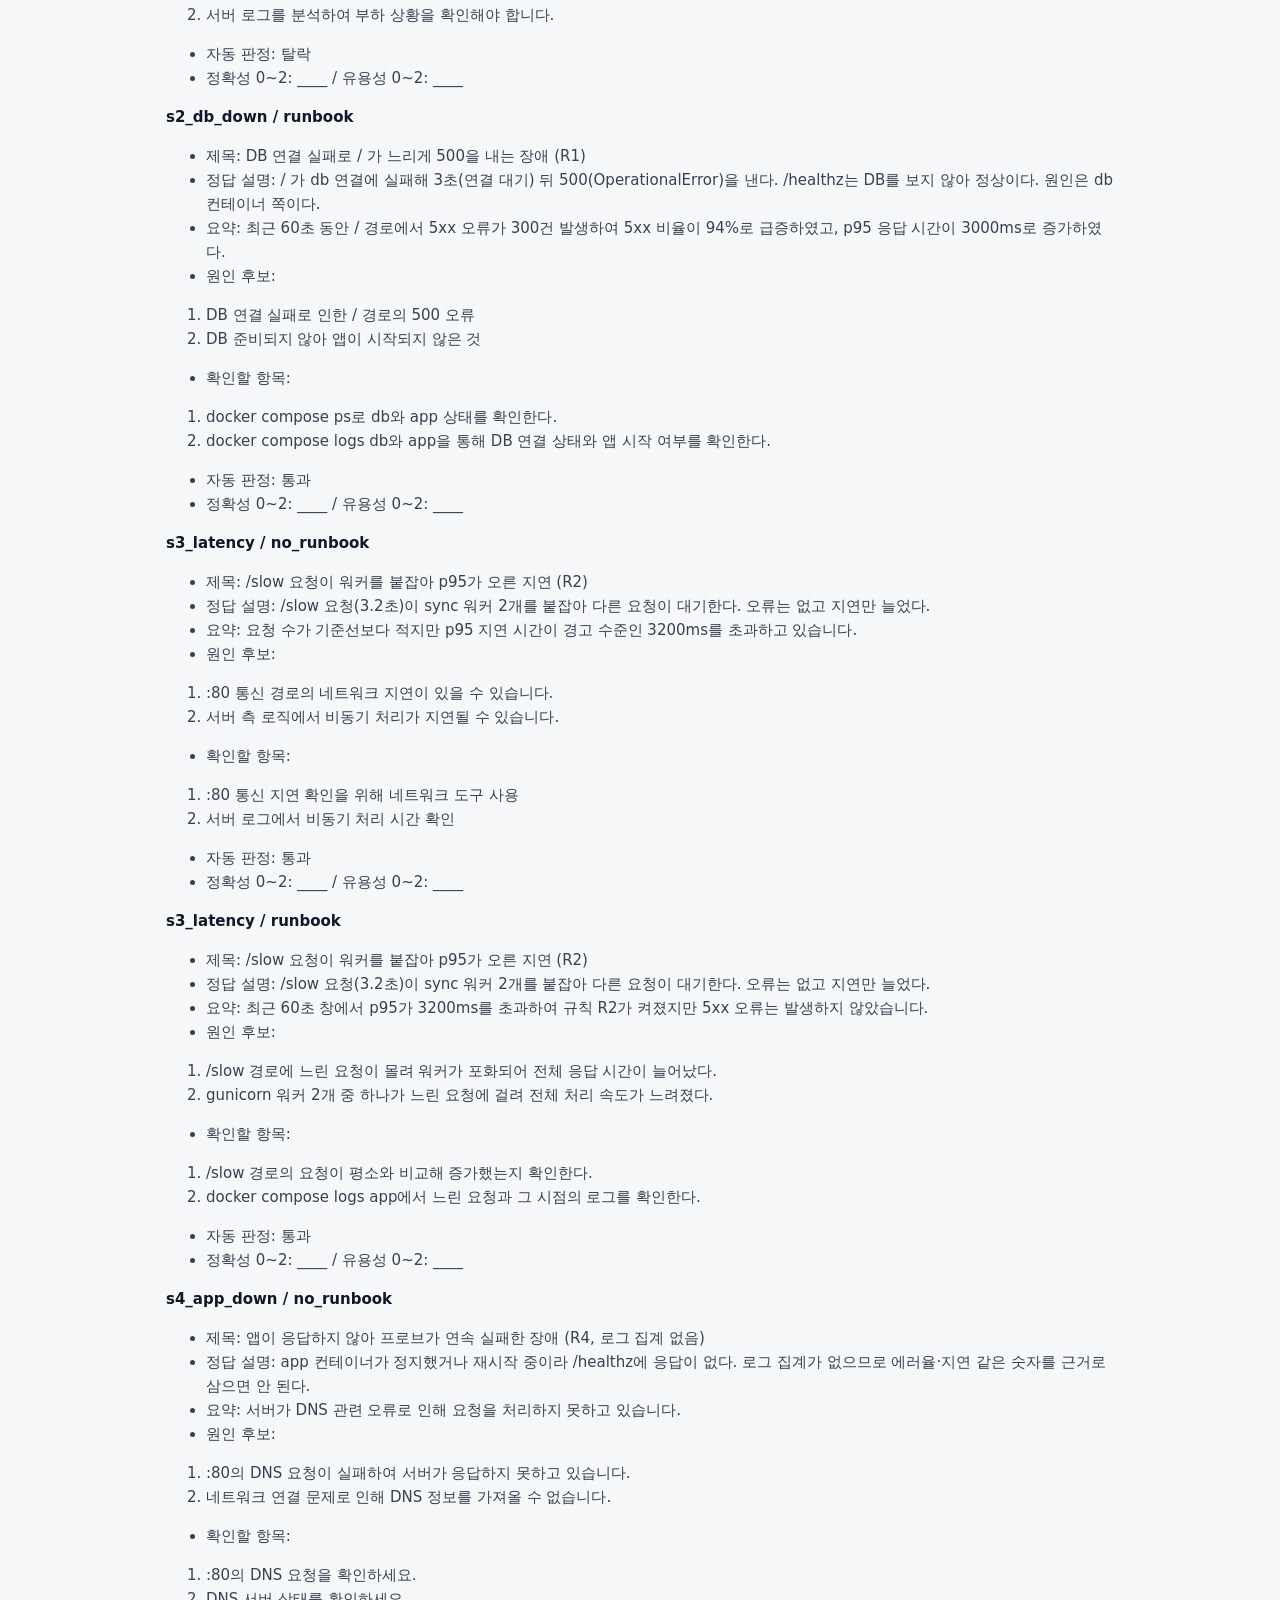
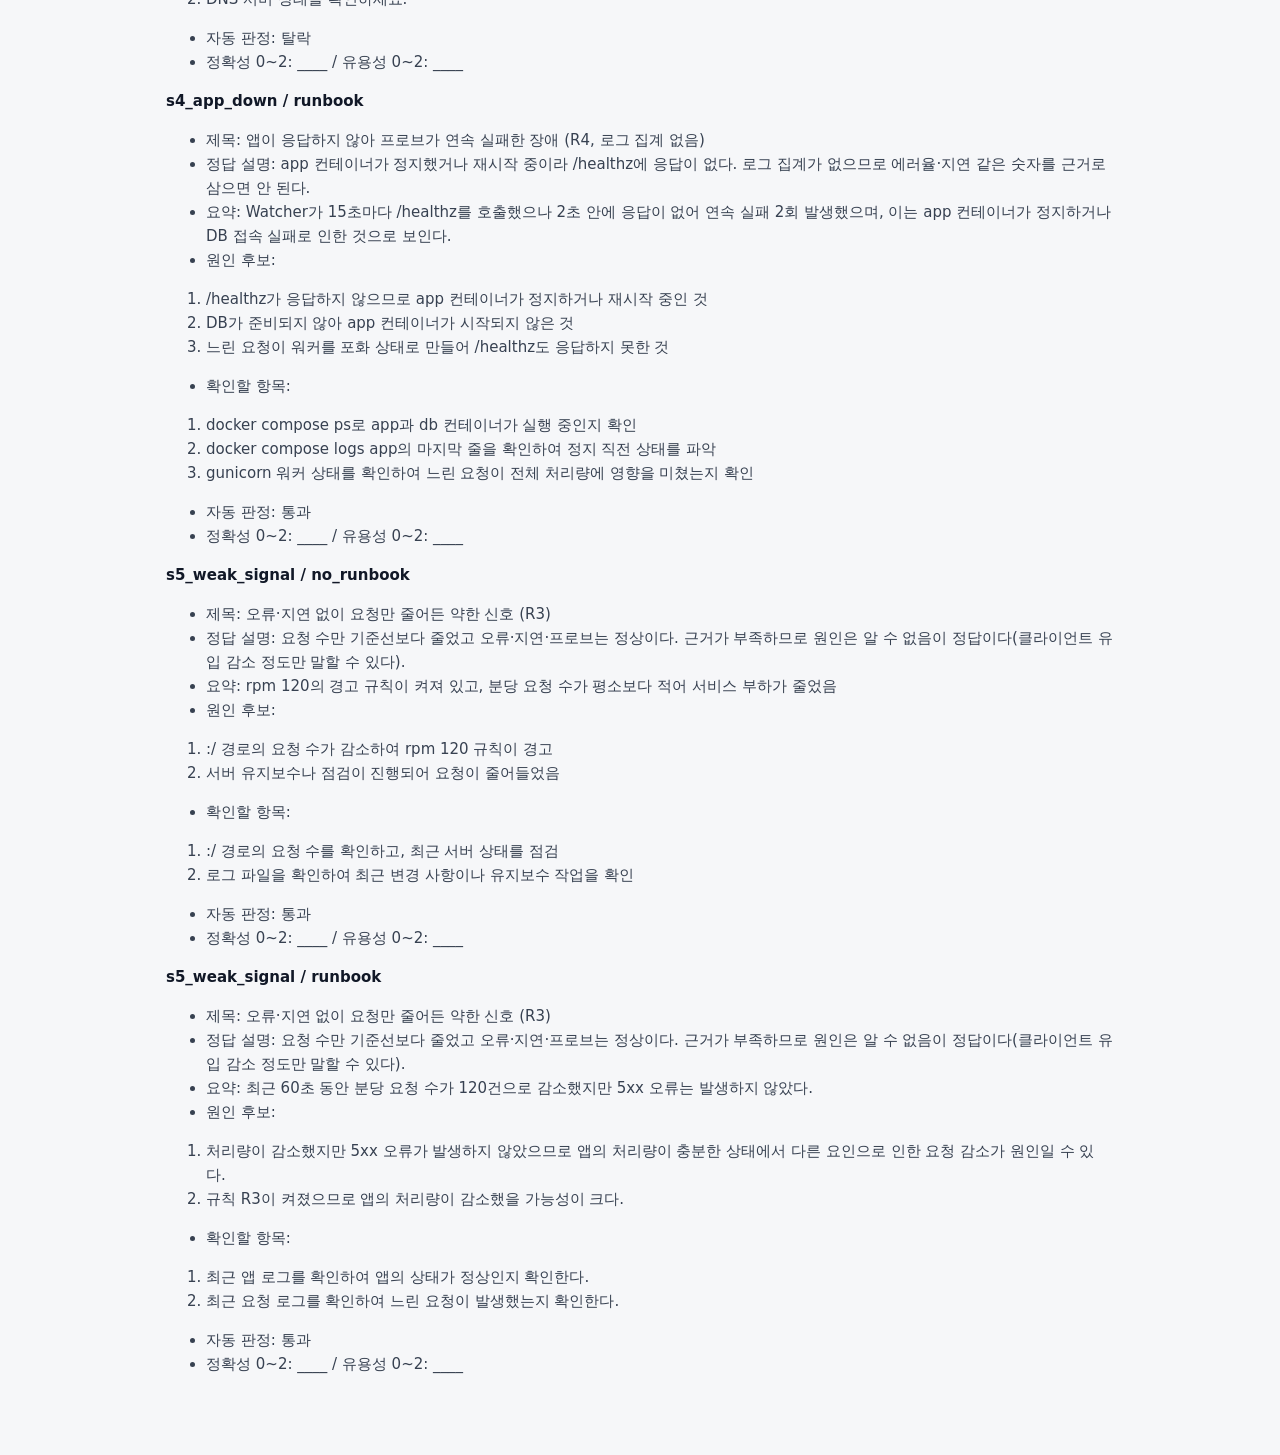
<file: reports/scoreboard-20261103T043035Z.html>
<!doctype html>
<html lang="ko">
<head>
<meta http-equiv="Content-Security-Policy" content="default-src 'none'; img-src 'self'; style-src 'self'; base-uri 'none'; form-action 'none'">
<meta charset="utf-8">
<meta name="viewport" content="width=device-width, initial-scale=1">
<title>채점표 첫 실행(v1 기준선)</title>
<link rel="stylesheet" href="../css/site.css">
</head>
<body>
<main>
<h1>장애 분석 채점표 (A1-T5a)</h1>
<h2>조건</h2>
<table>
<thead><tr><th>항목</th><th>값</th></tr></thead>
<tbody>
<tr><td>실행 시각(UTC)</td><td>20261103T043035Z</td></tr>
<tr><td>모델</td><td>qwen2.5:7b</td></tr>
<tr><td>Ollama 버전</td><td>0.40.2</td></tr>
<tr><td>PROMPT_VERSION</td><td>v1</td></tr>
<tr><td>SYSTEM_PROMPT_V1 sha256</td><td>62aa479148e8ec8bd5ae74fc3534e9a5e31b0b1b5539e02468f0afb12b63f9e8</td></tr>
<tr><td>옵션 7개 (prod x3)</td><td>{&quot;temperature&quot;: 0.0, &quot;seed&quot;: 42, &quot;top_k&quot;: 40, &quot;top_p&quot;: 0.9, &quot;repeat_penalty&quot;: 1.0, &quot;num_predict&quot;: 512, &quot;num_ctx&quot;: 4096}</td></tr>
<tr><td>옵션 7개 (var x5, seed 1~5)</td><td>{&quot;temperature&quot;: 0.2, &quot;seed&quot;: &quot;1~5&quot;, &quot;top_k&quot;: 40, &quot;top_p&quot;: 0.9, &quot;repeat_penalty&quot;: 1.0, &quot;num_predict&quot;: 512, &quot;num_ctx&quot;: 4096}</td></tr>
<tr><td>keep_alive / 연결·총 제한(초)</td><td>24h / 5·30</td></tr>
<tr><td>런북</td><td>1129자 (조건 runbook에서만 사용)</td></tr>
<tr><td>호출 수</td><td>80 (시나리오 5 x 조건 2 x 8)</td></tr>
<tr><td>주의</td><td>시나리오 숫자는 합성이며 실측이 아니다.</td></tr>
</tbody>
</table>
<h2>① 시나리오 x 조건 통과율</h2>
<table>
<thead><tr><th>시나리오</th><th>no_runbook prod(3회)</th><th>no_runbook var(5회)</th><th>runbook prod(3회)</th><th>runbook var(5회)</th></tr></thead>
<tbody>
<tr><td>s1_error_spike</td><td>0/3</td><td>1/5</td><td>3/3</td><td>5/5</td></tr>
<tr><td>s2_db_down</td><td>0/3</td><td>2/5</td><td>3/3</td><td>5/5</td></tr>
<tr><td>s3_latency</td><td>1/3</td><td>4/5</td><td>3/3</td><td>5/5</td></tr>
<tr><td>s4_app_down</td><td>0/3</td><td>0/5</td><td>3/3</td><td>4/5</td></tr>
<tr><td>s5_weak_signal</td><td>3/3</td><td>3/5</td><td>1/3</td><td>5/5</td></tr>
<tr><td>합계</td><td>4/15</td><td>10/25</td><td>13/15</td><td>24/25</td></tr>
</tbody>
</table>
<h2>② 항목별 통과 수 (전체 시나리오 합)</h2>
<p>원인·통과는 s5(expect_unknown)에서 통과 판정에 unknown_ok를 쓴다. 원인 열은 s5도 cause_ok 그대로 센다.</p>
<table>
<thead><tr><th>항목</th><th>no_runbook prod</th><th>no_runbook var</th><th>runbook prod</th><th>runbook var</th></tr></thead>
<tbody>
<tr><td>형식</td><td>15/15</td><td>25/25</td><td>15/15</td><td>25/25</td></tr>
<tr><td>언어</td><td>15/15</td><td>24/25</td><td>15/15</td><td>25/25</td></tr>
<tr><td>원인</td><td>11/15</td><td>17/25</td><td>15/15</td><td>25/25</td></tr>
<tr><td>확인</td><td>7/15</td><td>15/25</td><td>13/15</td><td>25/25</td></tr>
<tr><td>환각 없음</td><td>12/15</td><td>20/25</td><td>15/15</td><td>24/25</td></tr>
<tr><td>통과</td><td>4/15</td><td>10/25</td><td>13/15</td><td>24/25</td></tr>
</tbody>
</table>
<h2>③ 재현성 (prod 3회의 글이 모두 같은 시나리오 수)</h2>
<table>
<thead><tr><th>조건</th><th>같은 시나리오 수</th><th>같았던 시나리오</th></tr></thead>
<tbody>
<tr><td>no_runbook</td><td>0/5</td><td>-</td></tr>
<tr><td>runbook</td><td>1/5</td><td>s2_db_down</td></tr>
</tbody>
</table>
<h2>④ 환각 목록 (걸린 금지 키워드, 지어낸 숫자)</h2>
<table>
<thead><tr><th>시나리오</th><th>조건</th><th>금지 키워드</th><th>지어낸 숫자</th><th>횟수</th></tr></thead>
<tbody>
<tr><td>s1_error_spike</td><td>no_runbook</td><td>메모리, CPU</td><td>-</td><td>5</td></tr>
<tr><td>s1_error_spike</td><td>no_runbook</td><td>배포</td><td>-</td><td>1</td></tr>
<tr><td>s2_db_down</td><td>no_runbook</td><td>CPU</td><td>-</td><td>1</td></tr>
<tr><td>s3_latency</td><td>no_runbook</td><td>-</td><td>80</td><td>2</td></tr>
<tr><td>s4_app_down</td><td>no_runbook</td><td>-</td><td>80</td><td>6</td></tr>
<tr><td>s4_app_down</td><td>runbook</td><td>/error</td><td>-</td><td>1</td></tr>
<tr><td>s5_weak_signal</td><td>no_runbook</td><td>메모리, CPU</td><td>-</td><td>1</td></tr>
</tbody>
</table>
<p>지어낸 숫자는 보고용이며 통과 판정에 쓰지 않는다.</p>
<h2>⑤ 시간 (조건별 시나리오)</h2>
<table>
<thead><tr><th>시나리오</th><th>조건</th><th>호출</th><th>wall_ms 평균</th><th>wall_ms 최대</th><th>prompt 토큰 평균</th><th>캐시 재사용 평균</th><th>출력 토큰 평균</th><th>실패 이유</th></tr></thead>
<tbody>
<tr><td>s1_error_spike</td><td>no_runbook</td><td>8</td><td>1486</td><td>3989</td><td>374</td><td>326</td><td>143</td><td>-</td></tr>
<tr><td>s1_error_spike</td><td>runbook</td><td>8</td><td>1214</td><td>1423</td><td>1056</td><td>946</td><td>152</td><td>-</td></tr>
<tr><td>s2_db_down</td><td>no_runbook</td><td>8</td><td>904</td><td>1081</td><td>369</td><td>350</td><td>113</td><td>-</td></tr>
<tr><td>s2_db_down</td><td>runbook</td><td>8</td><td>1153</td><td>1339</td><td>1051</td><td>1032</td><td>146</td><td>-</td></tr>
<tr><td>s3_latency</td><td>no_runbook</td><td>8</td><td>1018</td><td>1386</td><td>351</td><td>332</td><td>128</td><td>-</td></tr>
<tr><td>s3_latency</td><td>runbook</td><td>8</td><td>1220</td><td>1361</td><td>1033</td><td>1014</td><td>155</td><td>-</td></tr>
<tr><td>s4_app_down</td><td>no_runbook</td><td>8</td><td>699</td><td>849</td><td>303</td><td>290</td><td>85</td><td>-</td></tr>
<tr><td>s4_app_down</td><td>runbook</td><td>8</td><td>1226</td><td>1681</td><td>985</td><td>972</td><td>155</td><td>-</td></tr>
<tr><td>s5_weak_signal</td><td>no_runbook</td><td>8</td><td>956</td><td>1179</td><td>340</td><td>322</td><td>121</td><td>-</td></tr>
<tr><td>s5_weak_signal</td><td>runbook</td><td>8</td><td>1200</td><td>1396</td><td>1022</td><td>1004</td><td>150</td><td>-</td></tr>
</tbody>
</table>
<h2>⑥ 사람이 볼 시트 (prod 첫 호출의 답)</h2>
<h3>s1_error_spike / no_runbook</h3>
<ul>
<li>제목: 특정 경로(/error)에 5xx가 몰린 에러 급증 (R1)</li>
<li>정답 설명: /error 경로가 항상 RuntimeError로 500을 낸다. 5xx 478건이 모두 /error이고 /는 정상이다. 앱 내부 예외이며 DB·인프라 문제가 아니다.</li>
<li>요약: 서비스는 /error 경로에서 대량의 5xx 오류를 보고 있으며, 요청 처리에 문제가 있을 가능성이 크다.</li>
<li>원인 후보:</li>
</ul>
<ol>
<li>: /error 경로의 비즈니스 로직에서 오류가 발생할 수 있으며, 서버 리소스 부족이 원인일 수도 있다.</li>
<li>: 요청 처리 시간이 길어지면서 오버헤드가 증가하여 오류가 발생할 수 있다.</li>
</ol>
<ul>
<li>확인할 항목:</li>
</ul>
<ol>
<li>: /error 경로의 로그를 확인하여 오류 발생 원인을 파악한다.</li>
<li>: 서버의 CPU와 메모리 사용량을 모니터링하여 리소스 부족 여부를 확인한다.</li>
</ol>
<ul>
<li>자동 판정: 탈락</li>
<li>정확성 0~2: ____ / 유용성 0~2: ____</li>
</ul>
<h3>s1_error_spike / runbook</h3>
<ul>
<li>제목: 특정 경로(/error)에 5xx가 몰린 에러 급증 (R1)</li>
<li>정답 설명: /error 경로가 항상 RuntimeError로 500을 낸다. 5xx 478건이 모두 /error이고 /는 정상이다. 앱 내부 예외이며 DB·인프라 문제가 아니다.</li>
<li>요약: 최근 60초에 520건의 요청 중 478건이 5xx 오류를 내며 오류율이 0.92로 매우 높아져 서비스가 중단 위기에 처해 있다.</li>
<li>원인 후보:</li>
</ul>
<ol>
<li>/error 경로에서 RuntimeError가 478건 발생하여 5xx 오류를 내고 있다.</li>
<li>DB 연결 문제로 / 경로에서 5xx 오류가 발생할 수 있다.</li>
</ol>
<ul>
<li>확인할 항목:</li>
</ul>
<ol>
<li>5xx 오류가 /error 경로에 몰렸는지 확인한다.</li>
<li>docker compose logs db를 통해 DB 연결 상태를 확인한다.</li>
</ol>
<ul>
<li>자동 판정: 통과</li>
<li>정확성 0~2: ____ / 유용성 0~2: ____</li>
</ul>
<h3>s2_db_down / no_runbook</h3>
<ul>
<li>제목: DB 연결 실패로 / 가 느리게 500을 내는 장애 (R1)</li>
<li>정답 설명: / 가 db 연결에 실패해 3초(연결 대기) 뒤 500(OperationalError)을 낸다. /healthz는 DB를 보지 않아 정상이다. 원인은 db 컨테이너 쪽이다.</li>
<li>요약: 서비스가 다운된 것으로 보이며, 5xx 오류가 300건 발생하여 총 요청의 94%를 차지하고 있습니다.</li>
<li>원인 후보:</li>
</ul>
<ol>
<li>: R1 규칙이 작동하여 5xx 오류가 발생하고 있습니다.</li>
<li>서버 부하가 과도하여 OperationalError가 발생하고 있습니다.</li>
</ol>
<ul>
<li>확인할 항목:</li>
</ul>
<ol>
<li>: R1 규칙을 확인하고 조정해야 합니다.</li>
<li>서버 로그를 분석하여 부하 상황을 확인해야 합니다.</li>
</ol>
<ul>
<li>자동 판정: 탈락</li>
<li>정확성 0~2: ____ / 유용성 0~2: ____</li>
</ul>
<h3>s2_db_down / runbook</h3>
<ul>
<li>제목: DB 연결 실패로 / 가 느리게 500을 내는 장애 (R1)</li>
<li>정답 설명: / 가 db 연결에 실패해 3초(연결 대기) 뒤 500(OperationalError)을 낸다. /healthz는 DB를 보지 않아 정상이다. 원인은 db 컨테이너 쪽이다.</li>
<li>요약: 최근 60초 동안 / 경로에서 5xx 오류가 300건 발생하여 5xx 비율이 94%로 급증하였고, p95 응답 시간이 3000ms로 증가하였다.</li>
<li>원인 후보:</li>
</ul>
<ol>
<li>DB 연결 실패로 인한 / 경로의 500 오류</li>
<li>DB 준비되지 않아 앱이 시작되지 않은 것</li>
</ol>
<ul>
<li>확인할 항목:</li>
</ul>
<ol>
<li>docker compose ps로 db와 app 상태를 확인한다.</li>
<li>docker compose logs db와 app을 통해 DB 연결 상태와 앱 시작 여부를 확인한다.</li>
</ol>
<ul>
<li>자동 판정: 통과</li>
<li>정확성 0~2: ____ / 유용성 0~2: ____</li>
</ul>
<h3>s3_latency / no_runbook</h3>
<ul>
<li>제목: /slow 요청이 워커를 붙잡아 p95가 오른 지연 (R2)</li>
<li>정답 설명: /slow 요청(3.2초)이 sync 워커 2개를 붙잡아 다른 요청이 대기한다. 오류는 없고 지연만 늘었다.</li>
<li>요약: 요청 수가 기준선보다 적지만 p95 지연 시간이 경고 수준인 3200ms를 초과하고 있습니다.</li>
<li>원인 후보:</li>
</ul>
<ol>
<li>:80 통신 경로의 네트워크 지연이 있을 수 있습니다.</li>
<li>서버 측 로직에서 비동기 처리가 지연될 수 있습니다.</li>
</ol>
<ul>
<li>확인할 항목:</li>
</ul>
<ol>
<li>:80 통신 지연 확인을 위해 네트워크 도구 사용</li>
<li>서버 로그에서 비동기 처리 시간 확인</li>
</ol>
<ul>
<li>자동 판정: 통과</li>
<li>정확성 0~2: ____ / 유용성 0~2: ____</li>
</ul>
<h3>s3_latency / runbook</h3>
<ul>
<li>제목: /slow 요청이 워커를 붙잡아 p95가 오른 지연 (R2)</li>
<li>정답 설명: /slow 요청(3.2초)이 sync 워커 2개를 붙잡아 다른 요청이 대기한다. 오류는 없고 지연만 늘었다.</li>
<li>요약: 최근 60초 창에서 p95가 3200ms를 초과하여 규칙 R2가 켜졌지만 5xx 오류는 발생하지 않았습니다.</li>
<li>원인 후보:</li>
</ul>
<ol>
<li>/slow 경로에 느린 요청이 몰려 워커가 포화되어 전체 응답 시간이 늘어났다.</li>
<li>gunicorn 워커 2개 중 하나가 느린 요청에 걸려 전체 처리 속도가 느려졌다.</li>
</ol>
<ul>
<li>확인할 항목:</li>
</ul>
<ol>
<li>/slow 경로의 요청이 평소와 비교해 증가했는지 확인한다.</li>
<li>docker compose logs app에서 느린 요청과 그 시점의 로그를 확인한다.</li>
</ol>
<ul>
<li>자동 판정: 통과</li>
<li>정확성 0~2: ____ / 유용성 0~2: ____</li>
</ul>
<h3>s4_app_down / no_runbook</h3>
<ul>
<li>제목: 앱이 응답하지 않아 프로브가 연속 실패한 장애 (R4, 로그 집계 없음)</li>
<li>정답 설명: app 컨테이너가 정지했거나 재시작 중이라 /healthz에 응답이 없다. 로그 집계가 없으므로 에러율·지연 같은 숫자를 근거로 삼으면 안 된다.</li>
<li>요약: 서버가 DNS 관련 오류로 인해 요청을 처리하지 못하고 있습니다.</li>
<li>원인 후보:</li>
</ul>
<ol>
<li>:80의 DNS 요청이 실패하여 서버가 응답하지 못하고 있습니다.</li>
<li>네트워크 연결 문제로 인해 DNS 정보를 가져올 수 없습니다.</li>
</ol>
<ul>
<li>확인할 항목:</li>
</ul>
<ol>
<li>:80의 DNS 요청을 확인하세요.</li>
<li>DNS 서버 상태를 확인하세요.</li>
</ol>
<ul>
<li>자동 판정: 탈락</li>
<li>정확성 0~2: ____ / 유용성 0~2: ____</li>
</ul>
<h3>s4_app_down / runbook</h3>
<ul>
<li>제목: 앱이 응답하지 않아 프로브가 연속 실패한 장애 (R4, 로그 집계 없음)</li>
<li>정답 설명: app 컨테이너가 정지했거나 재시작 중이라 /healthz에 응답이 없다. 로그 집계가 없으므로 에러율·지연 같은 숫자를 근거로 삼으면 안 된다.</li>
<li>요약: Watcher가 15초마다 /healthz를 호출했으나 2초 안에 응답이 없어 연속 실패 2회 발생했으며, 이는 app 컨테이너가 정지하거나 DB 접속 실패로 인한 것으로 보인다.</li>
<li>원인 후보:</li>
</ul>
<ol>
<li>/healthz가 응답하지 않으므로 app 컨테이너가 정지하거나 재시작 중인 것</li>
<li>DB가 준비되지 않아 app 컨테이너가 시작되지 않은 것</li>
<li>느린 요청이 워커를 포화 상태로 만들어 /healthz도 응답하지 못한 것</li>
</ol>
<ul>
<li>확인할 항목:</li>
</ul>
<ol>
<li>docker compose ps로 app과 db 컨테이너가 실행 중인지 확인</li>
<li>docker compose logs app의 마지막 줄을 확인하여 정지 직전 상태를 파악</li>
<li>gunicorn 워커 상태를 확인하여 느린 요청이 전체 처리량에 영향을 미쳤는지 확인</li>
</ol>
<ul>
<li>자동 판정: 통과</li>
<li>정확성 0~2: ____ / 유용성 0~2: ____</li>
</ul>
<h3>s5_weak_signal / no_runbook</h3>
<ul>
<li>제목: 오류·지연 없이 요청만 줄어든 약한 신호 (R3)</li>
<li>정답 설명: 요청 수만 기준선보다 줄었고 오류·지연·프로브는 정상이다. 근거가 부족하므로 원인은 알 수 없음이 정답이다(클라이언트 유입 감소 정도만 말할 수 있다).</li>
<li>요약: rpm 120의 경고 규칙이 켜져 있고, 분당 요청 수가 평소보다 적어 서비스 부하가 줄었음</li>
<li>원인 후보:</li>
</ul>
<ol>
<li>:/ 경로의 요청 수가 감소하여 rpm 120 규칙이 경고</li>
<li>서버 유지보수나 점검이 진행되어 요청이 줄어들었음</li>
</ol>
<ul>
<li>확인할 항목:</li>
</ul>
<ol>
<li>:/ 경로의 요청 수를 확인하고, 최근 서버 상태를 점검</li>
<li>로그 파일을 확인하여 최근 변경 사항이나 유지보수 작업을 확인</li>
</ol>
<ul>
<li>자동 판정: 통과</li>
<li>정확성 0~2: ____ / 유용성 0~2: ____</li>
</ul>
<h3>s5_weak_signal / runbook</h3>
<ul>
<li>제목: 오류·지연 없이 요청만 줄어든 약한 신호 (R3)</li>
<li>정답 설명: 요청 수만 기준선보다 줄었고 오류·지연·프로브는 정상이다. 근거가 부족하므로 원인은 알 수 없음이 정답이다(클라이언트 유입 감소 정도만 말할 수 있다).</li>
<li>요약: 최근 60초 동안 분당 요청 수가 120건으로 감소했지만 5xx 오류는 발생하지 않았다.</li>
<li>원인 후보:</li>
</ul>
<ol>
<li>처리량이 감소했지만 5xx 오류가 발생하지 않았으므로 앱의 처리량이 충분한 상태에서 다른 요인으로 인한 요청 감소가 원인일 수 있다.</li>
<li>규칙 R3이 켜졌으므로 앱의 처리량이 감소했을 가능성이 크다.</li>
</ol>
<ul>
<li>확인할 항목:</li>
</ul>
<ol>
<li>최근 앱 로그를 확인하여 앱의 상태가 정상인지 확인한다.</li>
<li>최근 요청 로그를 확인하여 느린 요청이 발생했는지 확인한다.</li>
</ol>
<ul>
<li>자동 판정: 통과</li>
<li>정확성 0~2: ____ / 유용성 0~2: ____</li>
</ul>
</main>
</body>
</html>
</file>
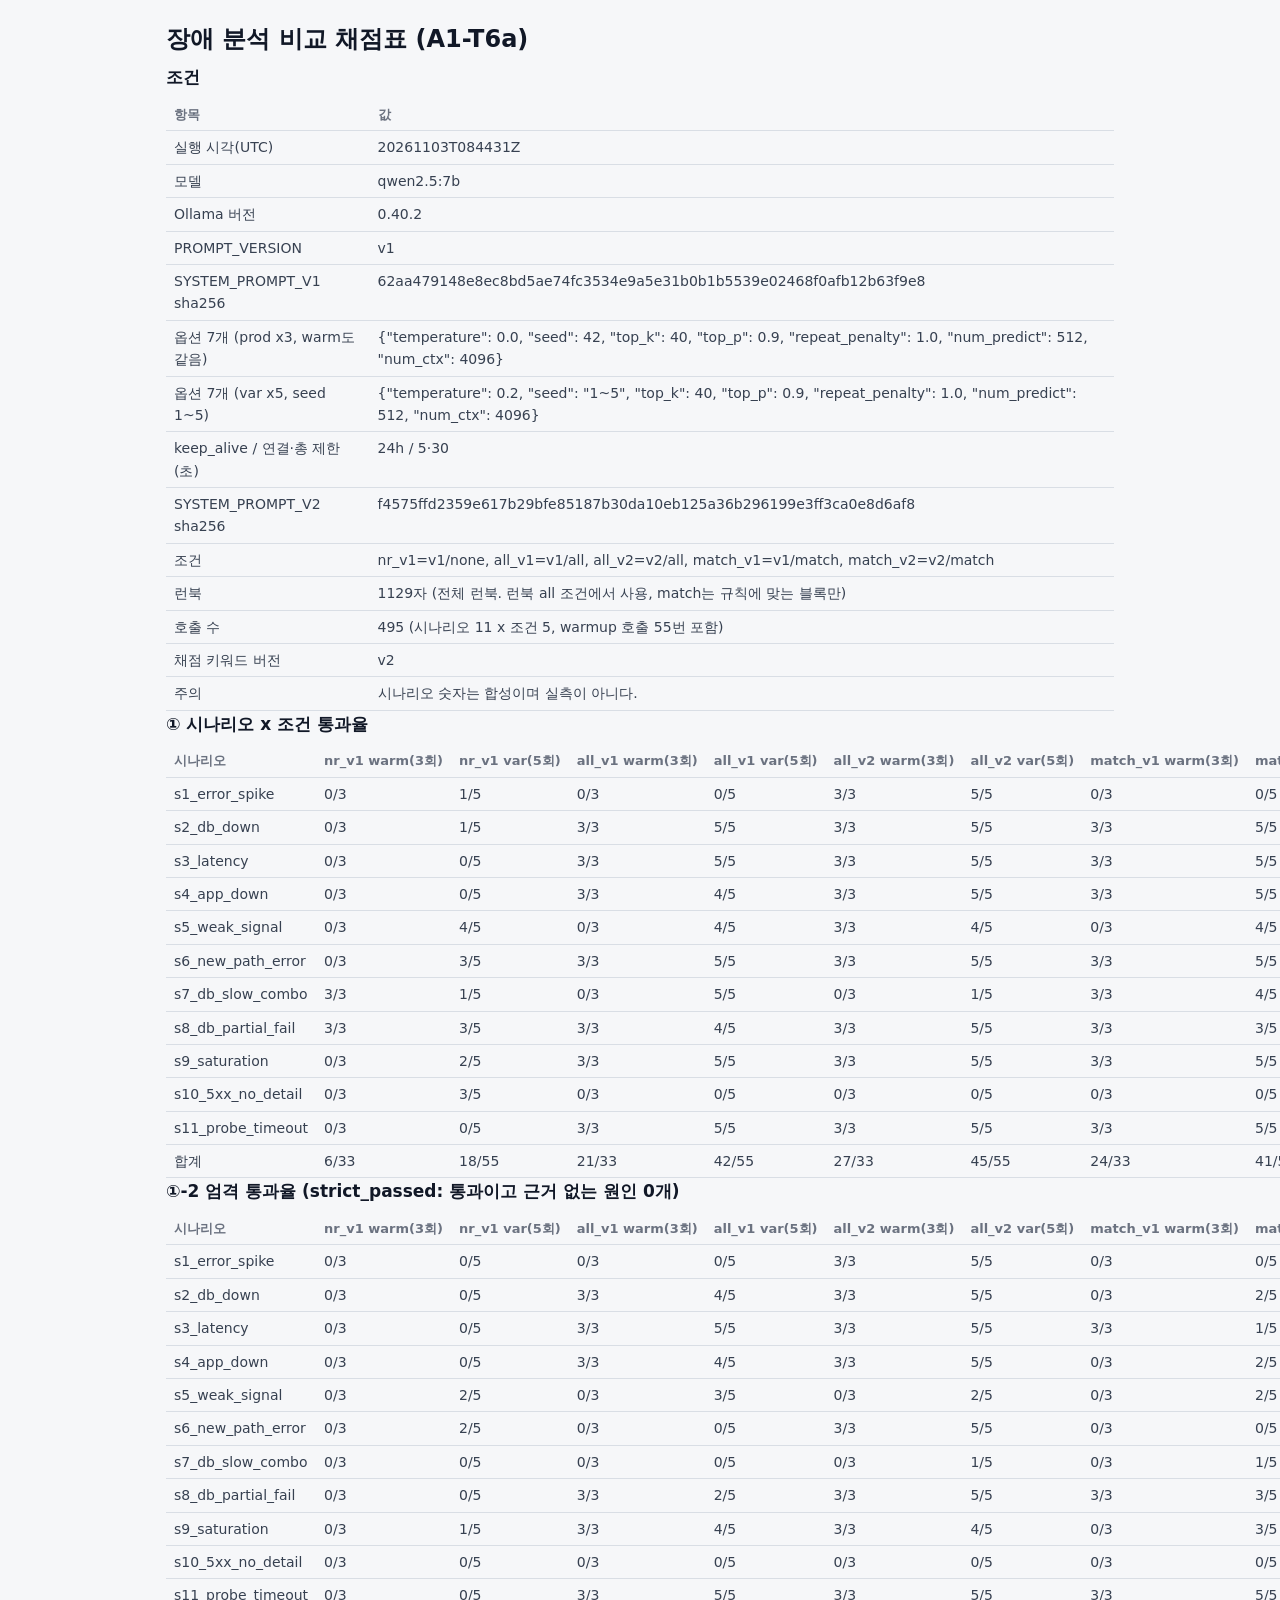
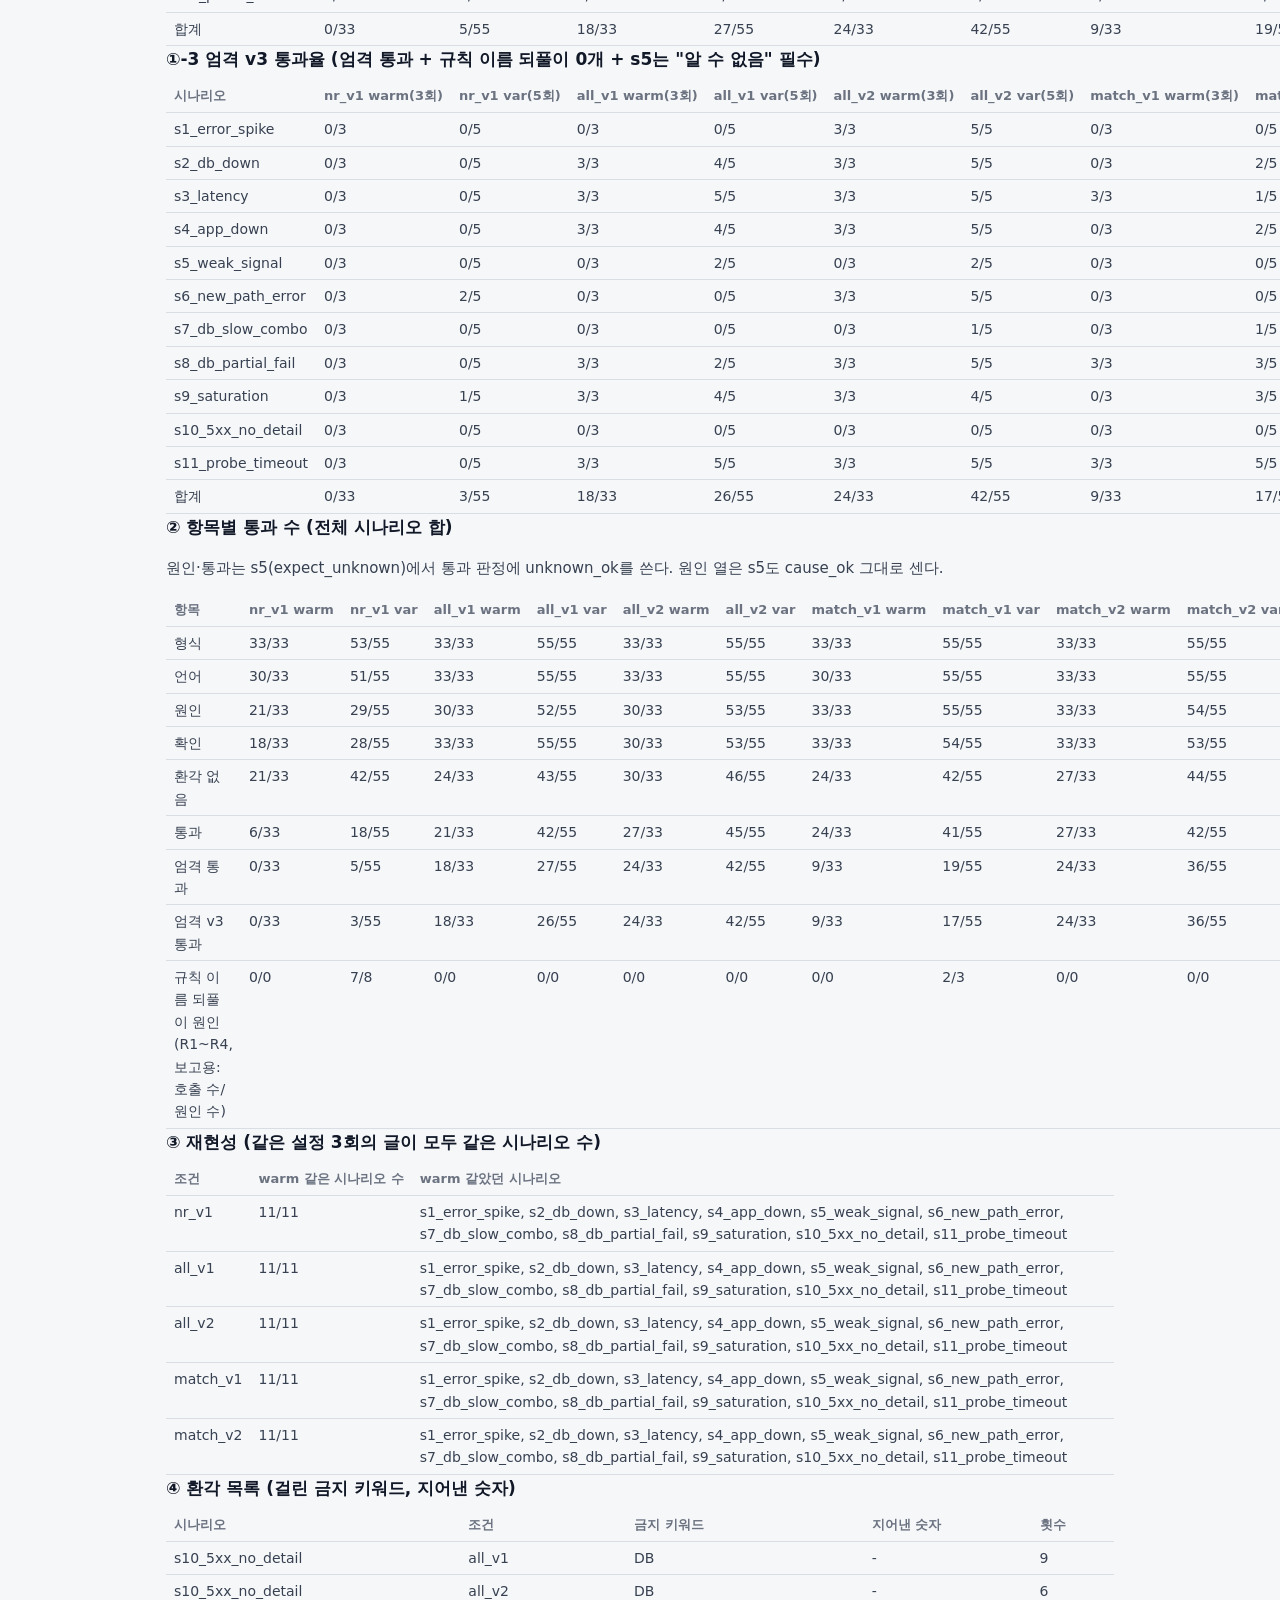
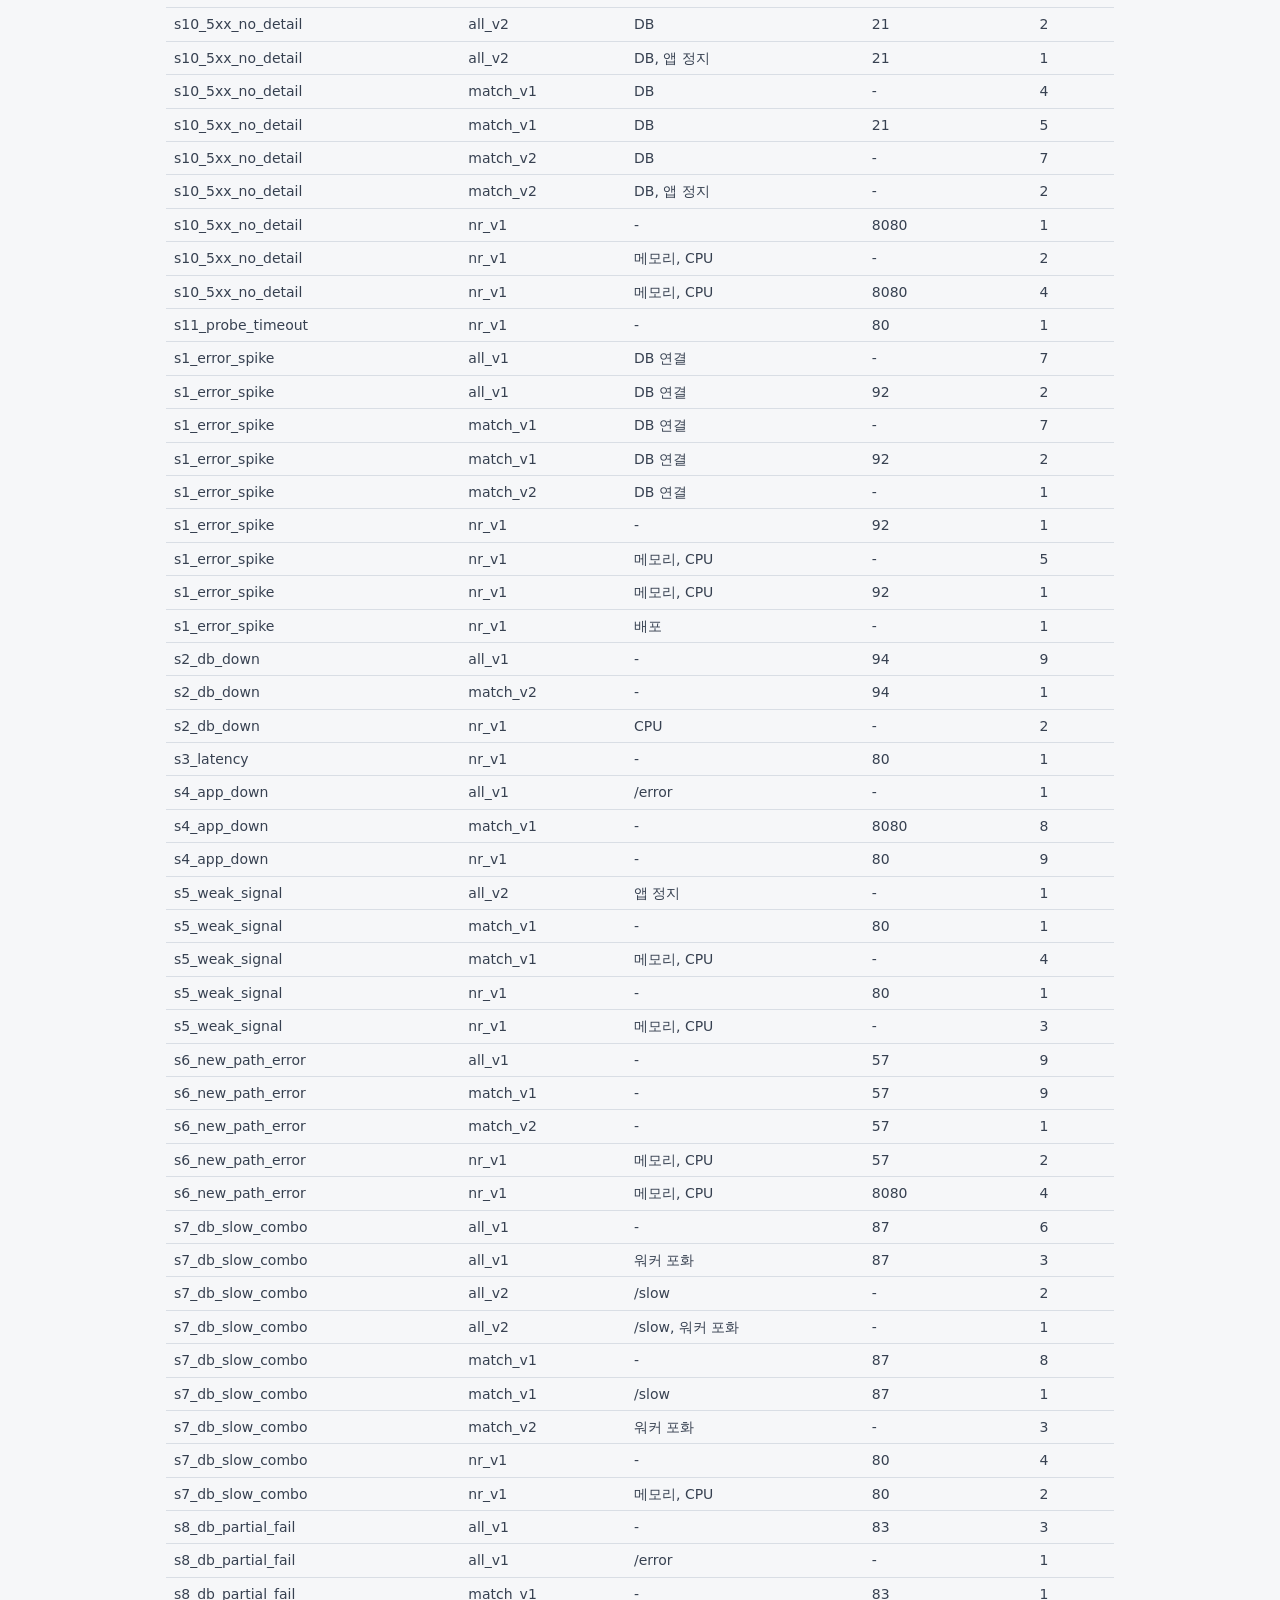
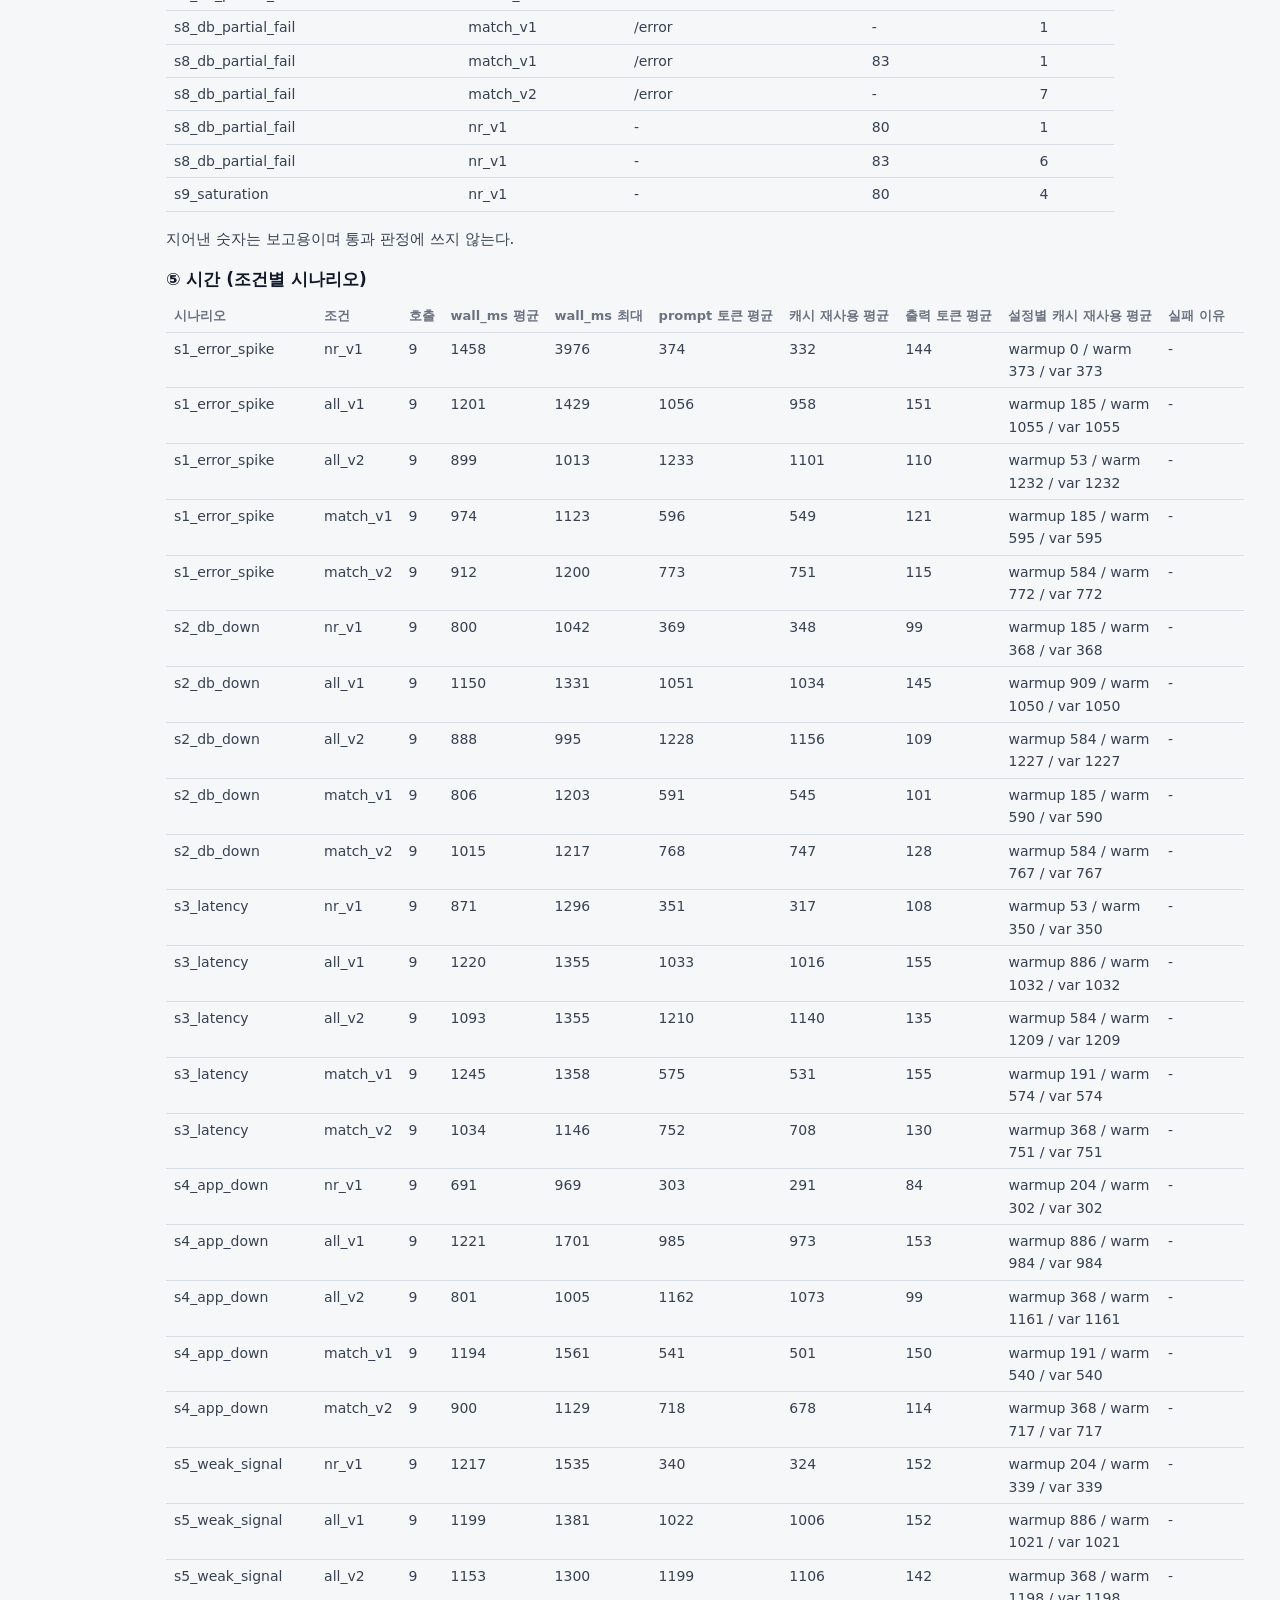
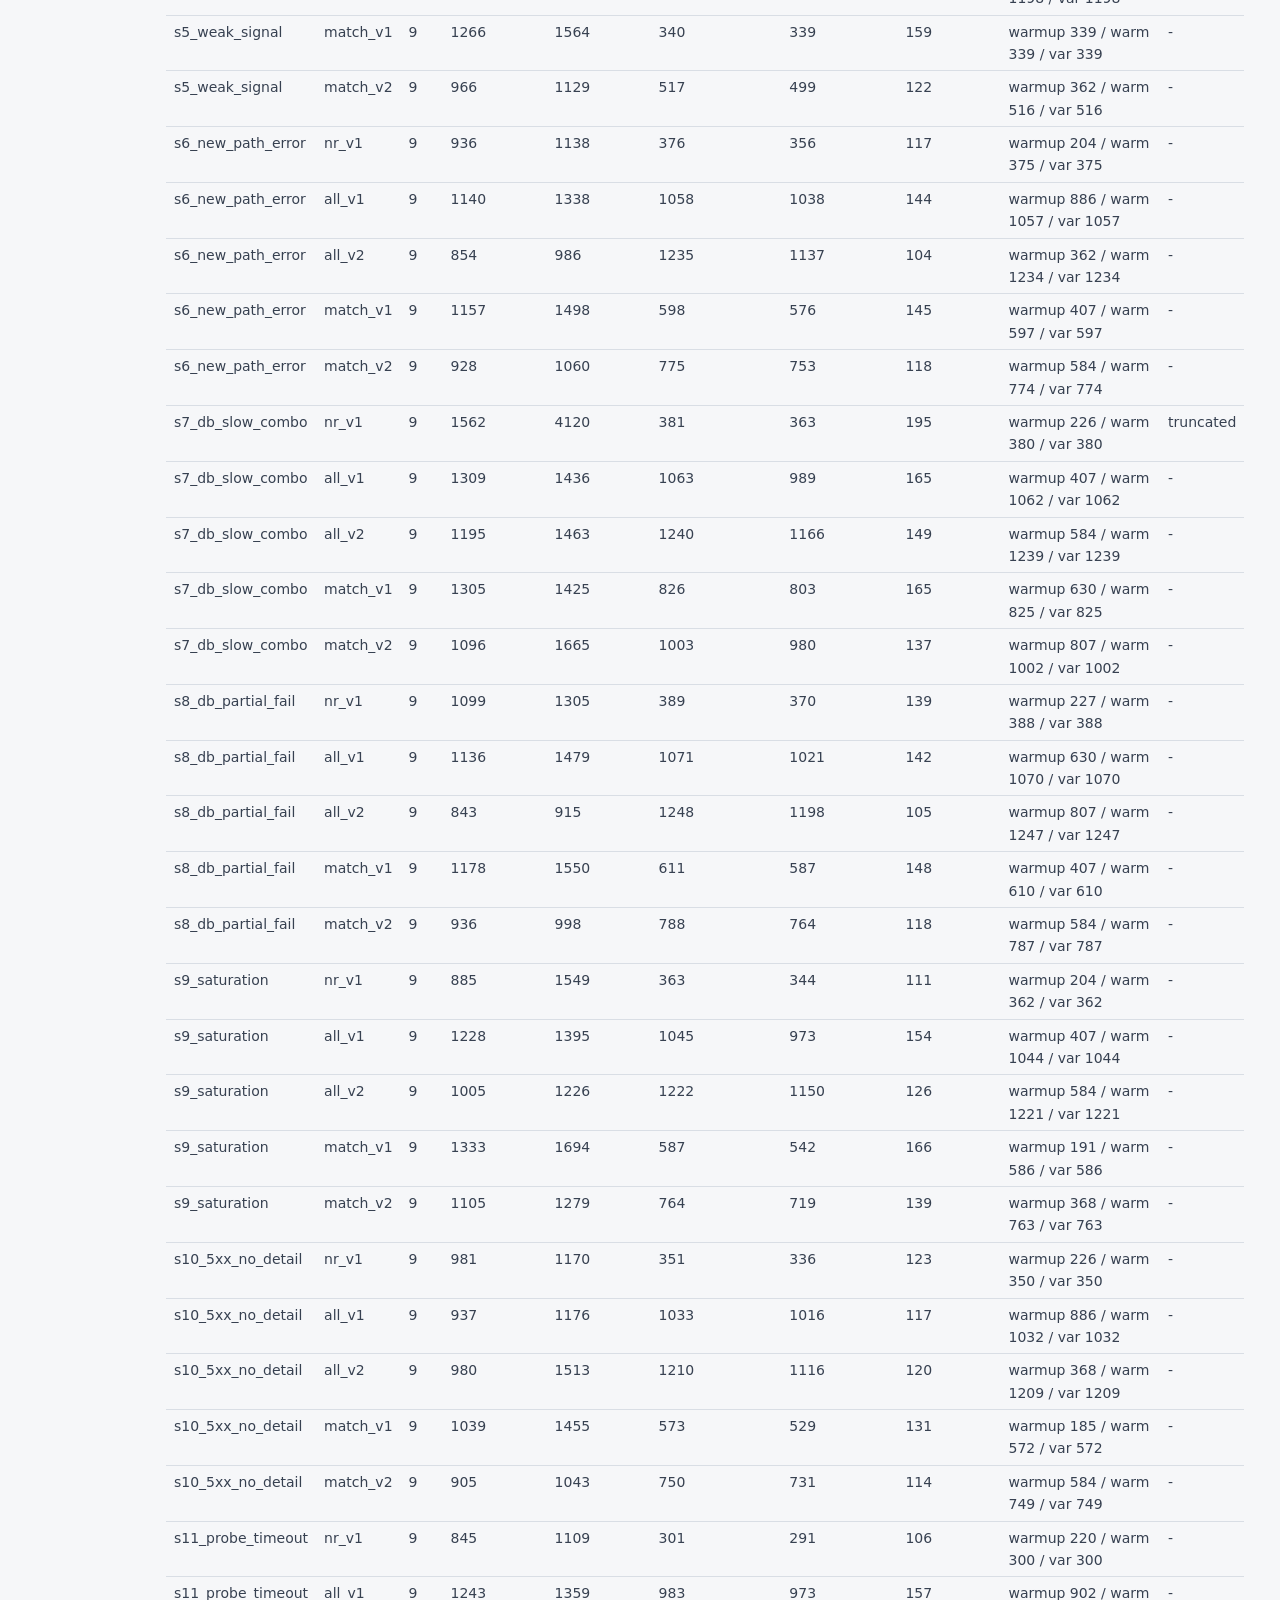
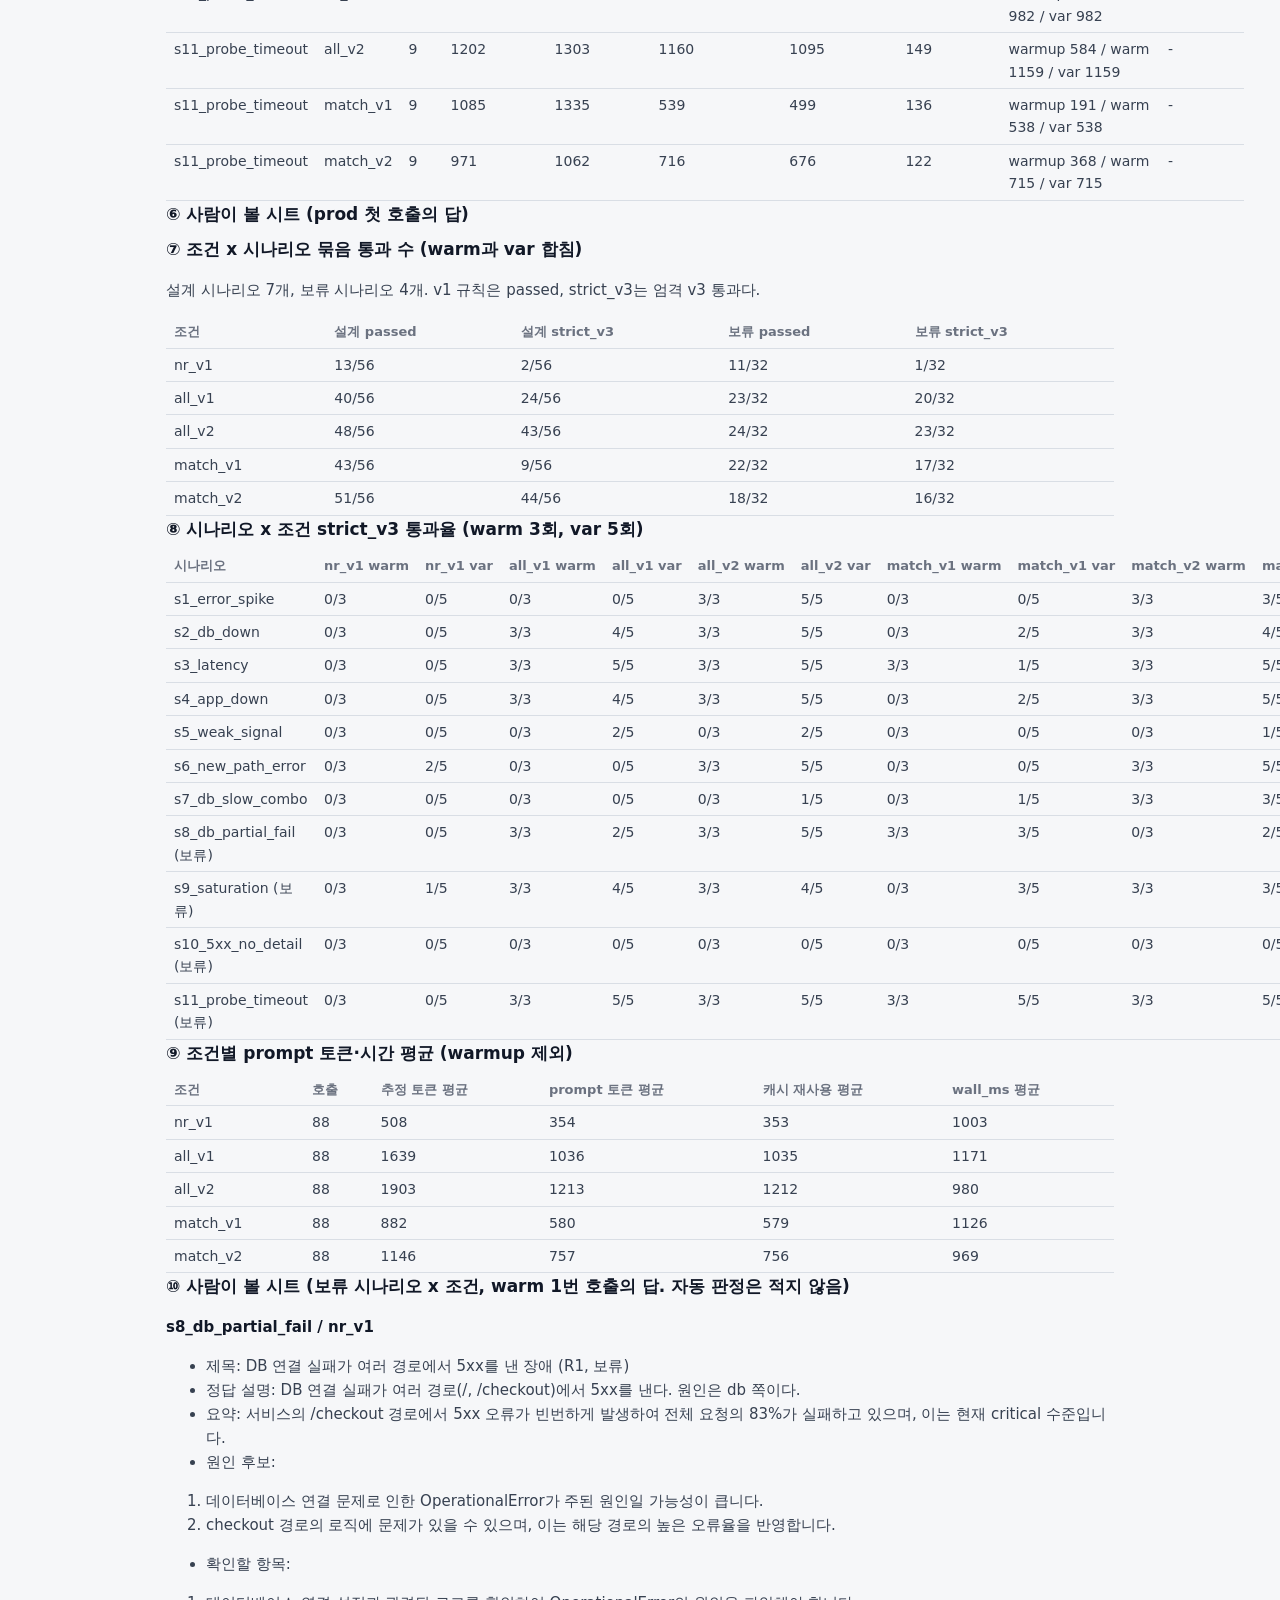
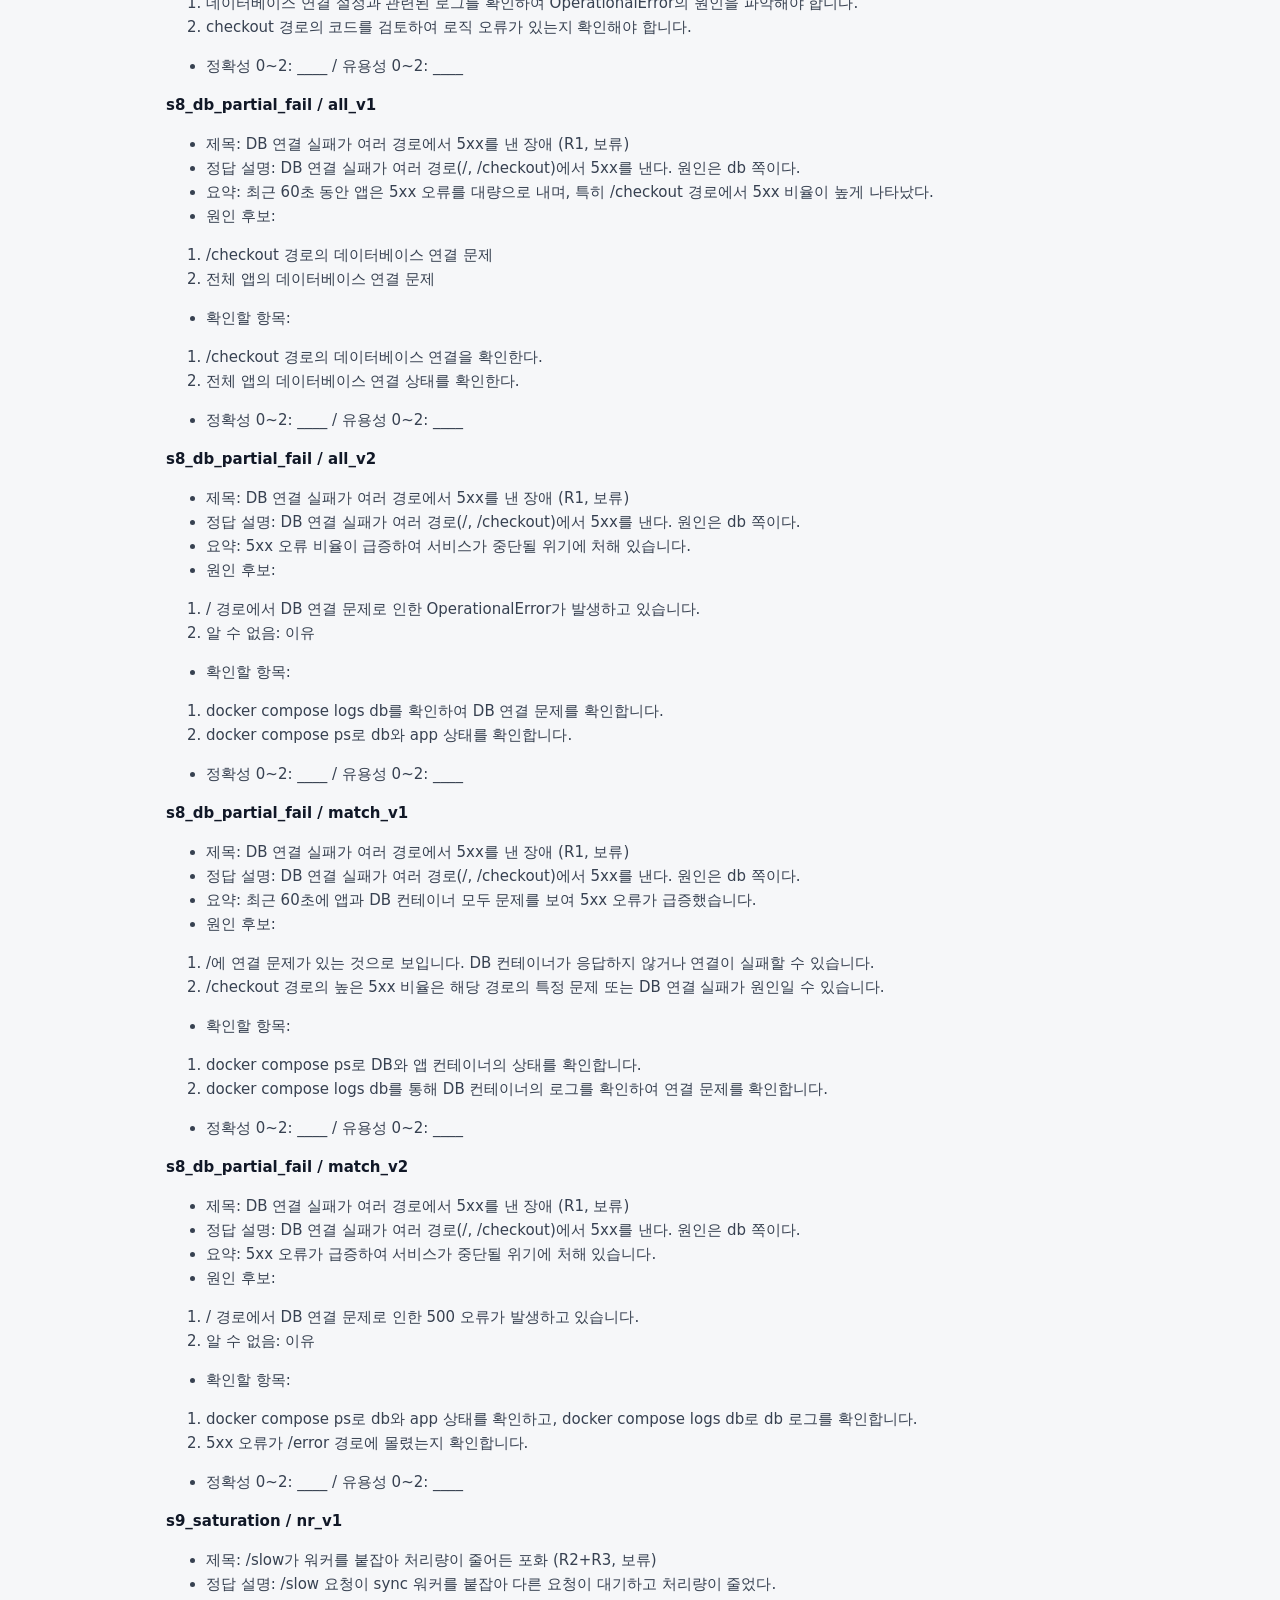
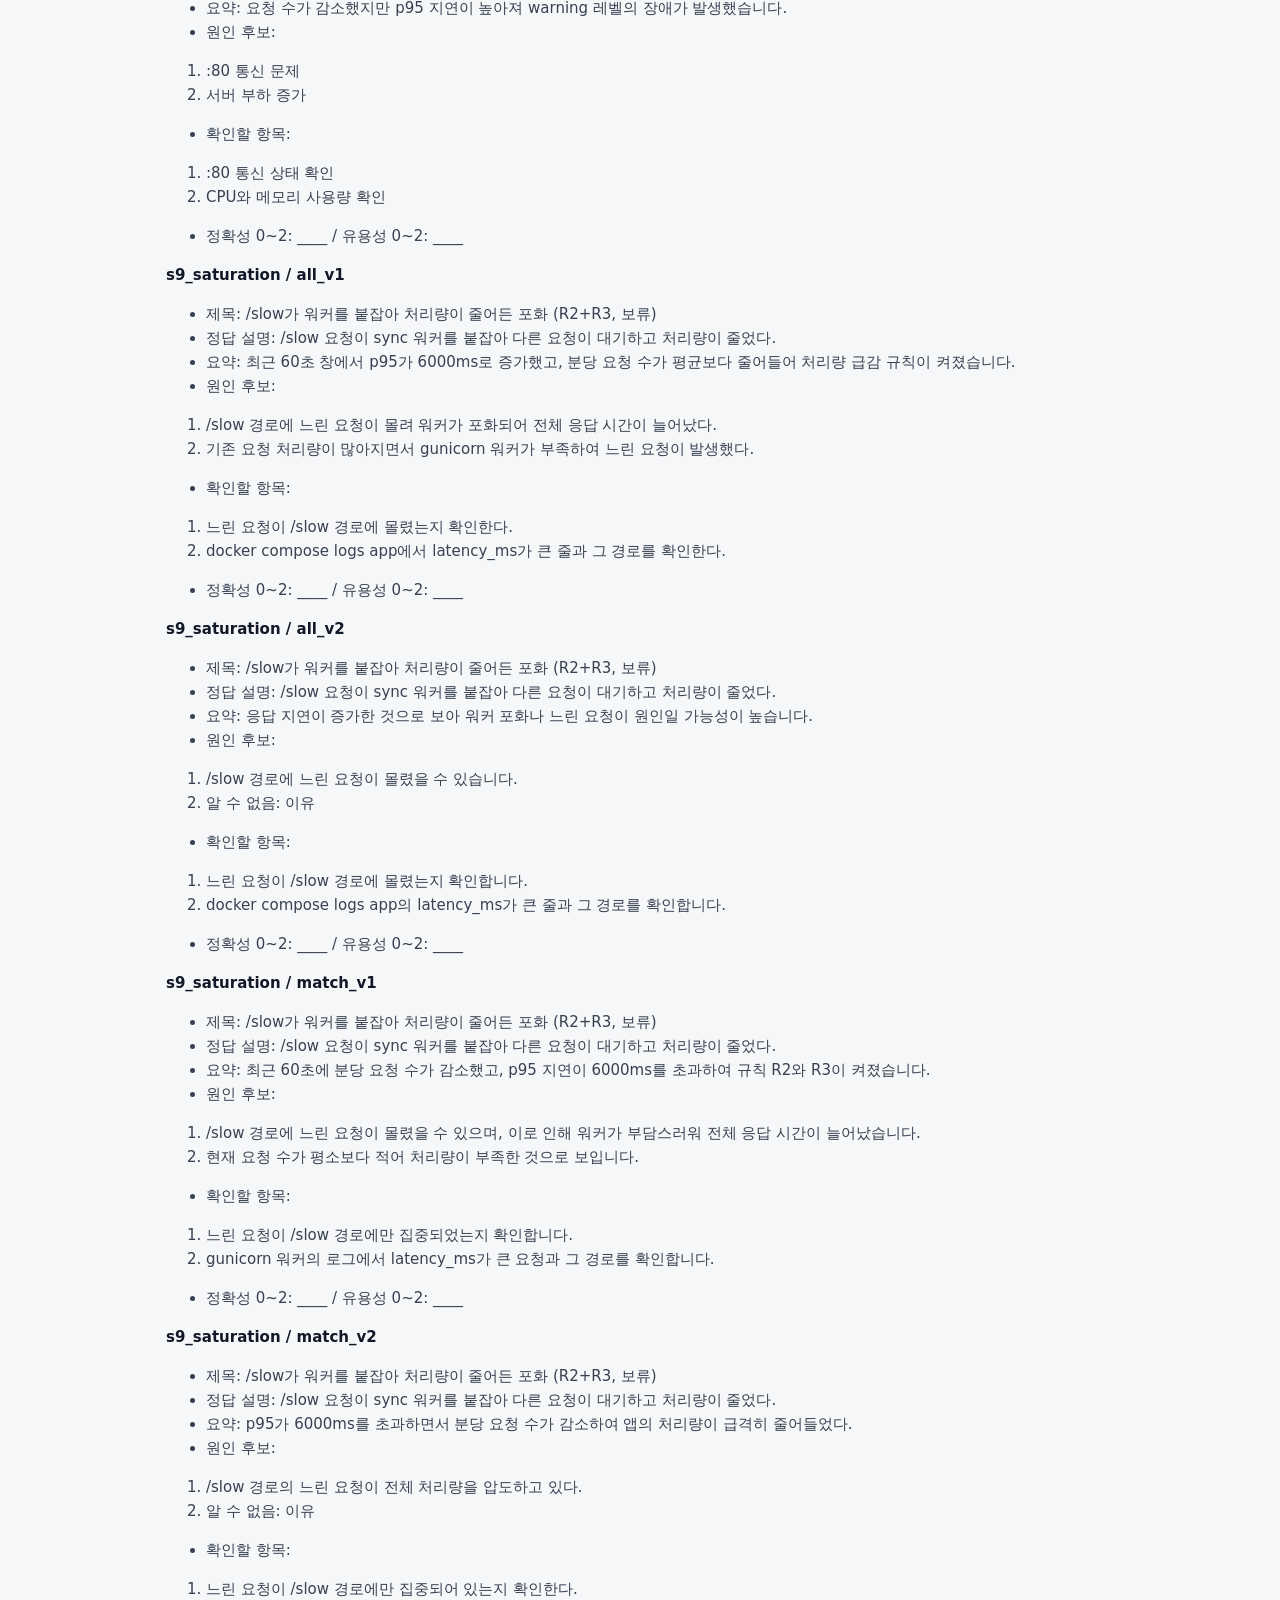
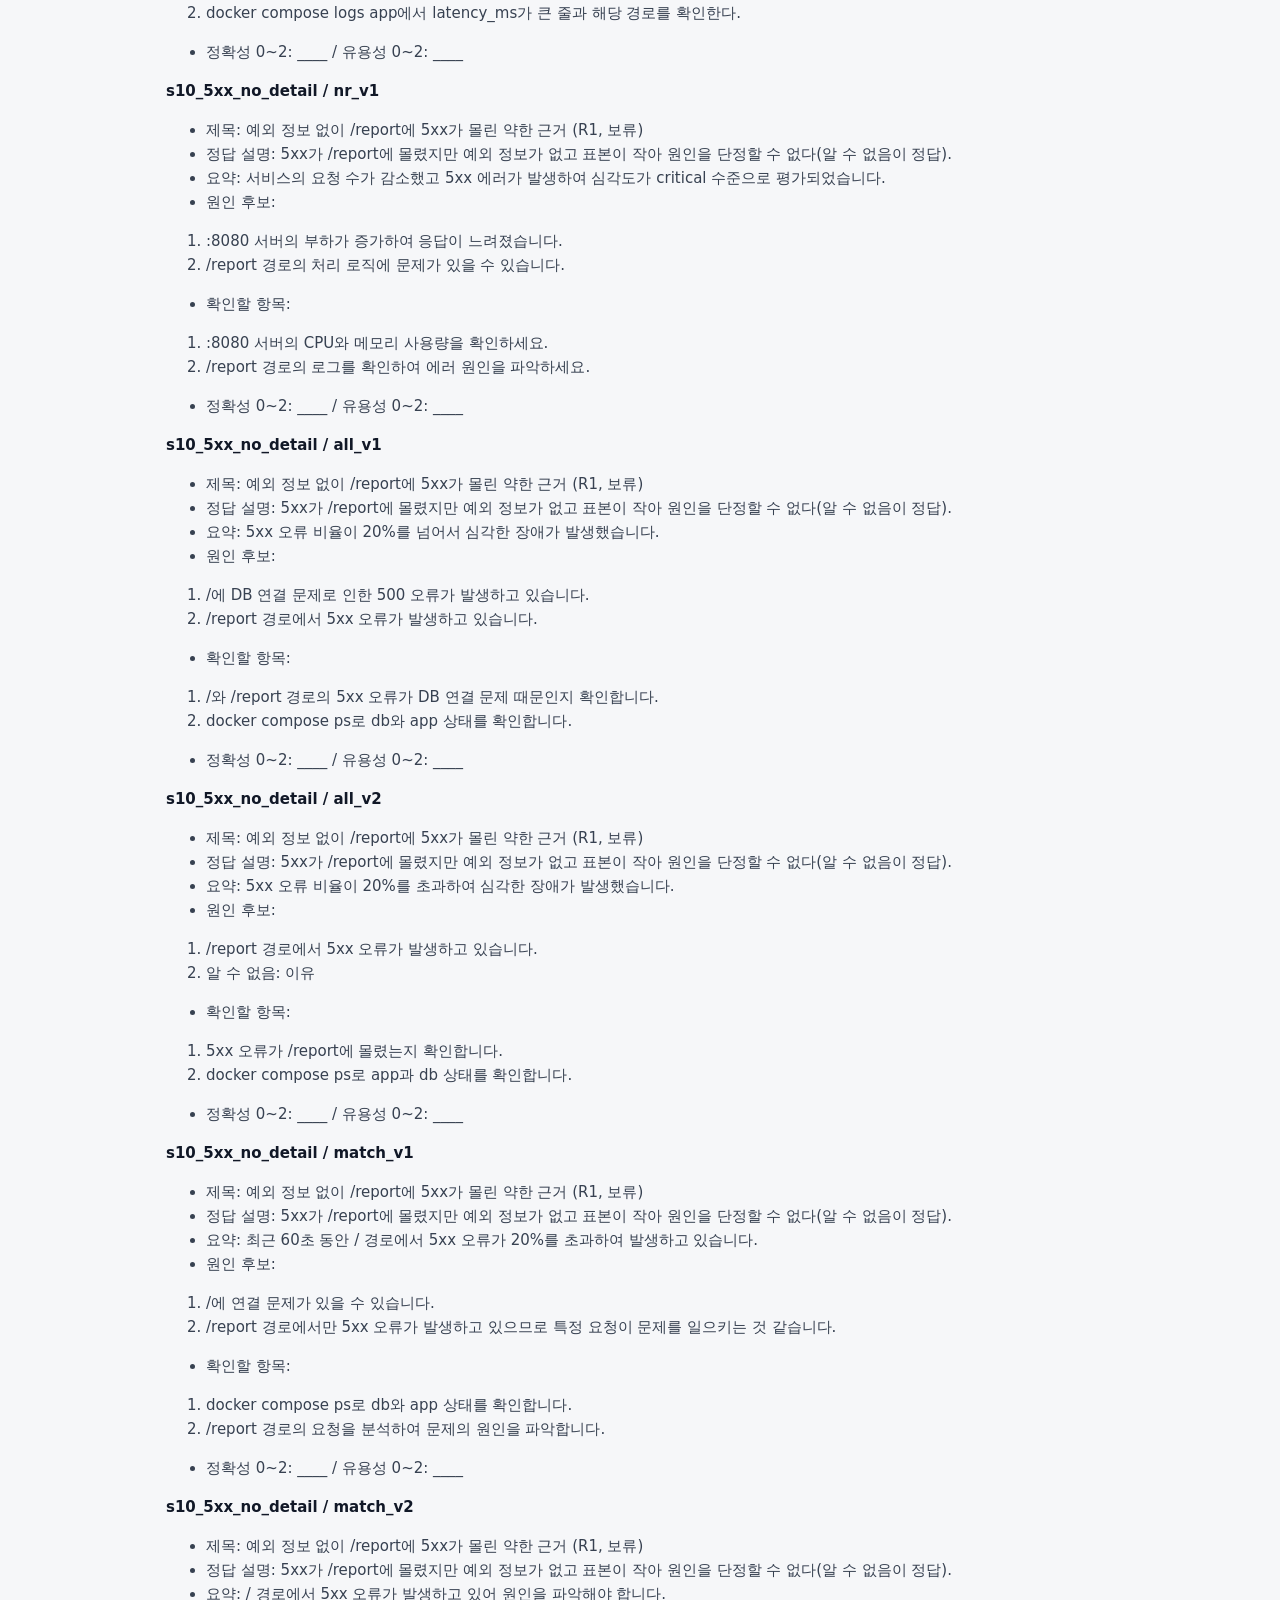
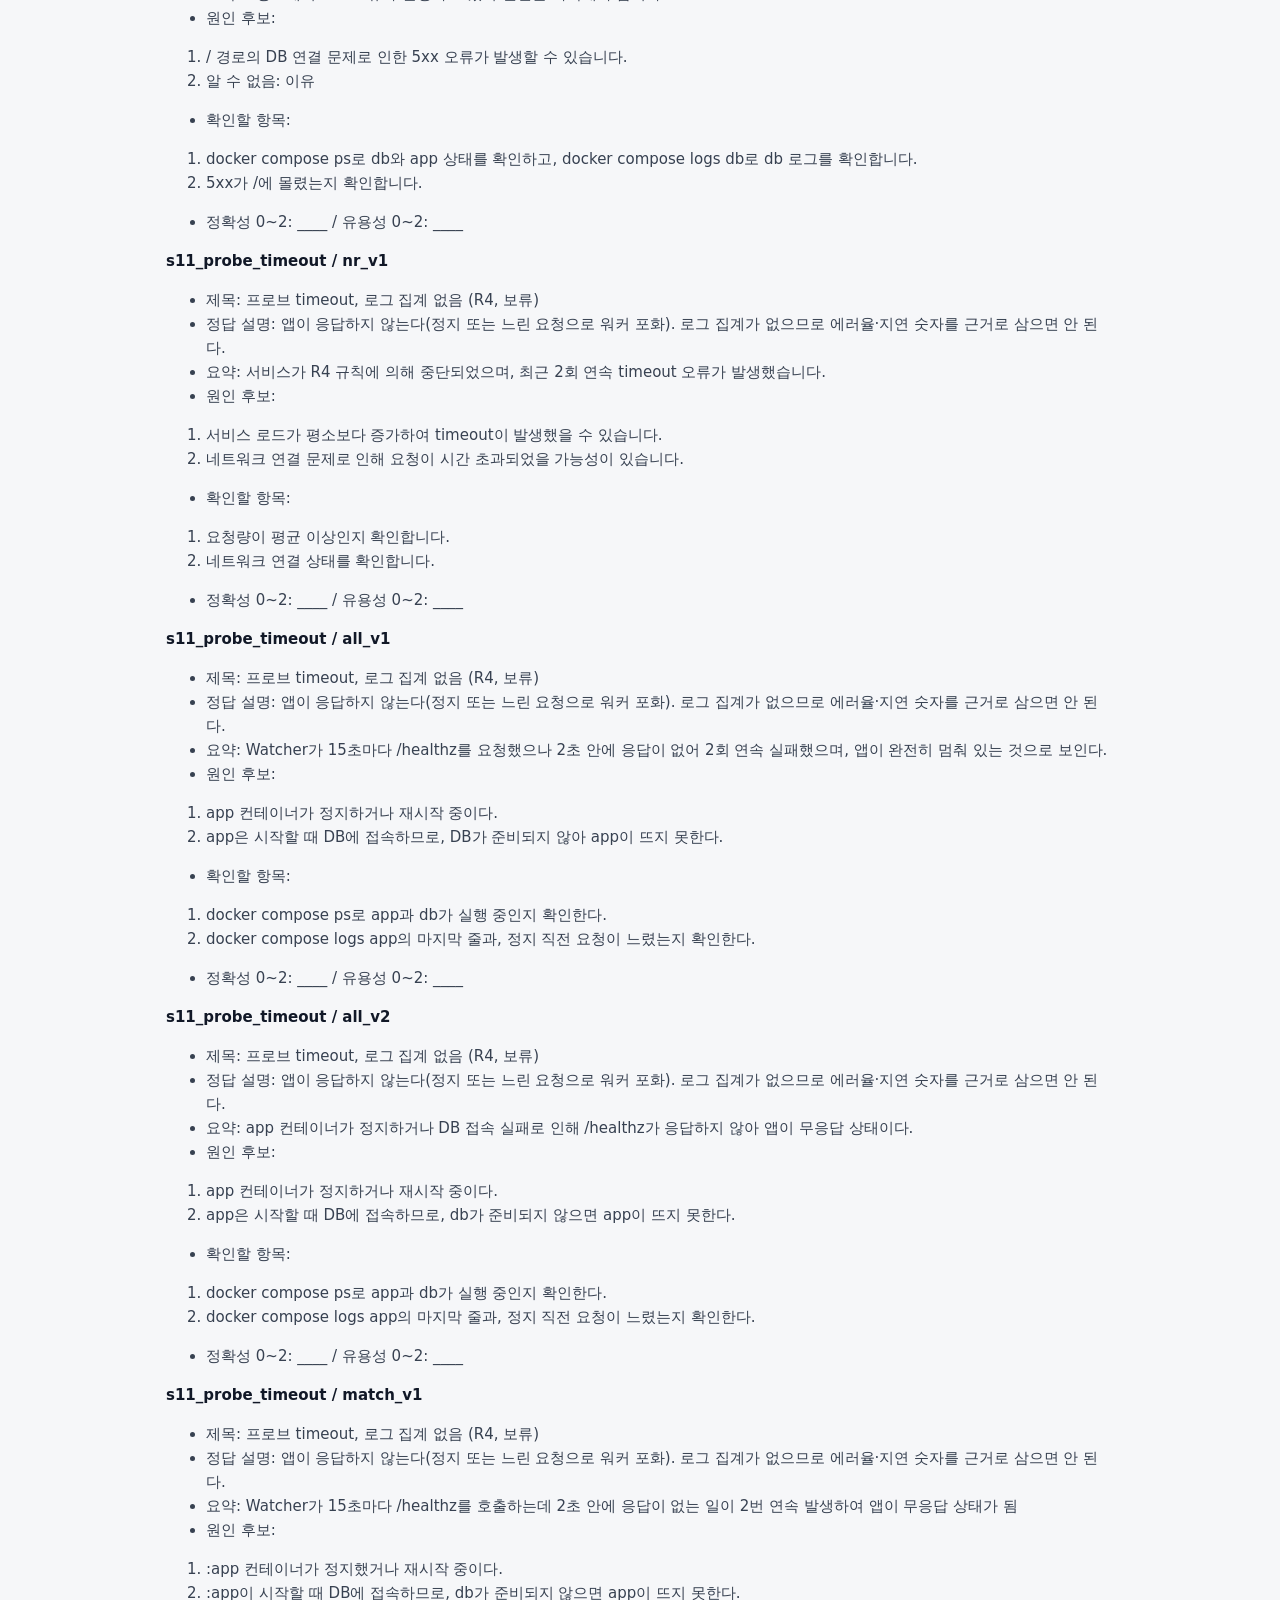
<file: reports/scoreboard-20261103T084431Z.html>
<!doctype html>
<html lang="ko">
<head>
<meta http-equiv="Content-Security-Policy" content="default-src 'none'; img-src 'self'; style-src 'self'; base-uri 'none'; form-action 'none'">
<meta charset="utf-8">
<meta name="viewport" content="width=device-width, initial-scale=1">
<title>프롬프트 v2와 런북 선택 비교</title>
<link rel="stylesheet" href="../css/site.css">
</head>
<body>
<main>
<h1>장애 분석 비교 채점표 (A1-T6a)</h1>
<h2>조건</h2>
<table>
<thead><tr><th>항목</th><th>값</th></tr></thead>
<tbody>
<tr><td>실행 시각(UTC)</td><td>20261103T084431Z</td></tr>
<tr><td>모델</td><td>qwen2.5:7b</td></tr>
<tr><td>Ollama 버전</td><td>0.40.2</td></tr>
<tr><td>PROMPT_VERSION</td><td>v1</td></tr>
<tr><td>SYSTEM_PROMPT_V1 sha256</td><td>62aa479148e8ec8bd5ae74fc3534e9a5e31b0b1b5539e02468f0afb12b63f9e8</td></tr>
<tr><td>옵션 7개 (prod x3, warm도 같음)</td><td>{&quot;temperature&quot;: 0.0, &quot;seed&quot;: 42, &quot;top_k&quot;: 40, &quot;top_p&quot;: 0.9, &quot;repeat_penalty&quot;: 1.0, &quot;num_predict&quot;: 512, &quot;num_ctx&quot;: 4096}</td></tr>
<tr><td>옵션 7개 (var x5, seed 1~5)</td><td>{&quot;temperature&quot;: 0.2, &quot;seed&quot;: &quot;1~5&quot;, &quot;top_k&quot;: 40, &quot;top_p&quot;: 0.9, &quot;repeat_penalty&quot;: 1.0, &quot;num_predict&quot;: 512, &quot;num_ctx&quot;: 4096}</td></tr>
<tr><td>keep_alive / 연결·총 제한(초)</td><td>24h / 5·30</td></tr>
<tr><td>SYSTEM_PROMPT_V2 sha256</td><td>f4575ffd2359e617b29bfe85187b30da10eb125a36b296199e3ff3ca0e8d6af8</td></tr>
<tr><td>조건</td><td>nr_v1=v1/none, all_v1=v1/all, all_v2=v2/all, match_v1=v1/match, match_v2=v2/match</td></tr>
<tr><td>런북</td><td>1129자 (전체 런북. 런북 all 조건에서 사용, match는 규칙에 맞는 블록만)</td></tr>
<tr><td>호출 수</td><td>495 (시나리오 11 x 조건 5, warmup 호출 55번 포함)</td></tr>
<tr><td>채점 키워드 버전</td><td>v2</td></tr>
<tr><td>주의</td><td>시나리오 숫자는 합성이며 실측이 아니다.</td></tr>
</tbody>
</table>
<h2>① 시나리오 x 조건 통과율</h2>
<table>
<thead><tr><th>시나리오</th><th>nr_v1 warm(3회)</th><th>nr_v1 var(5회)</th><th>all_v1 warm(3회)</th><th>all_v1 var(5회)</th><th>all_v2 warm(3회)</th><th>all_v2 var(5회)</th><th>match_v1 warm(3회)</th><th>match_v1 var(5회)</th><th>match_v2 warm(3회)</th><th>match_v2 var(5회)</th></tr></thead>
<tbody>
<tr><td>s1_error_spike</td><td>0/3</td><td>1/5</td><td>0/3</td><td>0/5</td><td>3/3</td><td>5/5</td><td>0/3</td><td>0/5</td><td>3/3</td><td>3/5</td></tr>
<tr><td>s2_db_down</td><td>0/3</td><td>1/5</td><td>3/3</td><td>5/5</td><td>3/3</td><td>5/5</td><td>3/3</td><td>5/5</td><td>3/3</td><td>5/5</td></tr>
<tr><td>s3_latency</td><td>0/3</td><td>0/5</td><td>3/3</td><td>5/5</td><td>3/3</td><td>5/5</td><td>3/3</td><td>5/5</td><td>3/3</td><td>5/5</td></tr>
<tr><td>s4_app_down</td><td>0/3</td><td>0/5</td><td>3/3</td><td>4/5</td><td>3/3</td><td>5/5</td><td>3/3</td><td>5/5</td><td>3/3</td><td>5/5</td></tr>
<tr><td>s5_weak_signal</td><td>0/3</td><td>4/5</td><td>0/3</td><td>4/5</td><td>3/3</td><td>4/5</td><td>0/3</td><td>4/5</td><td>3/3</td><td>4/5</td></tr>
<tr><td>s6_new_path_error</td><td>0/3</td><td>3/5</td><td>3/3</td><td>5/5</td><td>3/3</td><td>5/5</td><td>3/3</td><td>5/5</td><td>3/3</td><td>5/5</td></tr>
<tr><td>s7_db_slow_combo</td><td>3/3</td><td>1/5</td><td>0/3</td><td>5/5</td><td>0/3</td><td>1/5</td><td>3/3</td><td>4/5</td><td>3/3</td><td>3/5</td></tr>
<tr><td>s8_db_partial_fail</td><td>3/3</td><td>3/5</td><td>3/3</td><td>4/5</td><td>3/3</td><td>5/5</td><td>3/3</td><td>3/5</td><td>0/3</td><td>2/5</td></tr>
<tr><td>s9_saturation</td><td>0/3</td><td>2/5</td><td>3/3</td><td>5/5</td><td>3/3</td><td>5/5</td><td>3/3</td><td>5/5</td><td>3/3</td><td>5/5</td></tr>
<tr><td>s10_5xx_no_detail</td><td>0/3</td><td>3/5</td><td>0/3</td><td>0/5</td><td>0/3</td><td>0/5</td><td>0/3</td><td>0/5</td><td>0/3</td><td>0/5</td></tr>
<tr><td>s11_probe_timeout</td><td>0/3</td><td>0/5</td><td>3/3</td><td>5/5</td><td>3/3</td><td>5/5</td><td>3/3</td><td>5/5</td><td>3/3</td><td>5/5</td></tr>
<tr><td>합계</td><td>6/33</td><td>18/55</td><td>21/33</td><td>42/55</td><td>27/33</td><td>45/55</td><td>24/33</td><td>41/55</td><td>27/33</td><td>42/55</td></tr>
</tbody>
</table>
<h2>①-2 엄격 통과율 (strict_passed: 통과이고 근거 없는 원인 0개)</h2>
<table>
<thead><tr><th>시나리오</th><th>nr_v1 warm(3회)</th><th>nr_v1 var(5회)</th><th>all_v1 warm(3회)</th><th>all_v1 var(5회)</th><th>all_v2 warm(3회)</th><th>all_v2 var(5회)</th><th>match_v1 warm(3회)</th><th>match_v1 var(5회)</th><th>match_v2 warm(3회)</th><th>match_v2 var(5회)</th></tr></thead>
<tbody>
<tr><td>s1_error_spike</td><td>0/3</td><td>0/5</td><td>0/3</td><td>0/5</td><td>3/3</td><td>5/5</td><td>0/3</td><td>0/5</td><td>3/3</td><td>3/5</td></tr>
<tr><td>s2_db_down</td><td>0/3</td><td>0/5</td><td>3/3</td><td>4/5</td><td>3/3</td><td>5/5</td><td>0/3</td><td>2/5</td><td>3/3</td><td>4/5</td></tr>
<tr><td>s3_latency</td><td>0/3</td><td>0/5</td><td>3/3</td><td>5/5</td><td>3/3</td><td>5/5</td><td>3/3</td><td>1/5</td><td>3/3</td><td>5/5</td></tr>
<tr><td>s4_app_down</td><td>0/3</td><td>0/5</td><td>3/3</td><td>4/5</td><td>3/3</td><td>5/5</td><td>0/3</td><td>2/5</td><td>3/3</td><td>5/5</td></tr>
<tr><td>s5_weak_signal</td><td>0/3</td><td>2/5</td><td>0/3</td><td>3/5</td><td>0/3</td><td>2/5</td><td>0/3</td><td>2/5</td><td>0/3</td><td>1/5</td></tr>
<tr><td>s6_new_path_error</td><td>0/3</td><td>2/5</td><td>0/3</td><td>0/5</td><td>3/3</td><td>5/5</td><td>0/3</td><td>0/5</td><td>3/3</td><td>5/5</td></tr>
<tr><td>s7_db_slow_combo</td><td>0/3</td><td>0/5</td><td>0/3</td><td>0/5</td><td>0/3</td><td>1/5</td><td>0/3</td><td>1/5</td><td>3/3</td><td>3/5</td></tr>
<tr><td>s8_db_partial_fail</td><td>0/3</td><td>0/5</td><td>3/3</td><td>2/5</td><td>3/3</td><td>5/5</td><td>3/3</td><td>3/5</td><td>0/3</td><td>2/5</td></tr>
<tr><td>s9_saturation</td><td>0/3</td><td>1/5</td><td>3/3</td><td>4/5</td><td>3/3</td><td>4/5</td><td>0/3</td><td>3/5</td><td>3/3</td><td>3/5</td></tr>
<tr><td>s10_5xx_no_detail</td><td>0/3</td><td>0/5</td><td>0/3</td><td>0/5</td><td>0/3</td><td>0/5</td><td>0/3</td><td>0/5</td><td>0/3</td><td>0/5</td></tr>
<tr><td>s11_probe_timeout</td><td>0/3</td><td>0/5</td><td>3/3</td><td>5/5</td><td>3/3</td><td>5/5</td><td>3/3</td><td>5/5</td><td>3/3</td><td>5/5</td></tr>
<tr><td>합계</td><td>0/33</td><td>5/55</td><td>18/33</td><td>27/55</td><td>24/33</td><td>42/55</td><td>9/33</td><td>19/55</td><td>24/33</td><td>36/55</td></tr>
</tbody>
</table>
<h2>①-3 엄격 v3 통과율 (엄격 통과 + 규칙 이름 되풀이 0개 + s5는 &quot;알 수 없음&quot; 필수)</h2>
<table>
<thead><tr><th>시나리오</th><th>nr_v1 warm(3회)</th><th>nr_v1 var(5회)</th><th>all_v1 warm(3회)</th><th>all_v1 var(5회)</th><th>all_v2 warm(3회)</th><th>all_v2 var(5회)</th><th>match_v1 warm(3회)</th><th>match_v1 var(5회)</th><th>match_v2 warm(3회)</th><th>match_v2 var(5회)</th></tr></thead>
<tbody>
<tr><td>s1_error_spike</td><td>0/3</td><td>0/5</td><td>0/3</td><td>0/5</td><td>3/3</td><td>5/5</td><td>0/3</td><td>0/5</td><td>3/3</td><td>3/5</td></tr>
<tr><td>s2_db_down</td><td>0/3</td><td>0/5</td><td>3/3</td><td>4/5</td><td>3/3</td><td>5/5</td><td>0/3</td><td>2/5</td><td>3/3</td><td>4/5</td></tr>
<tr><td>s3_latency</td><td>0/3</td><td>0/5</td><td>3/3</td><td>5/5</td><td>3/3</td><td>5/5</td><td>3/3</td><td>1/5</td><td>3/3</td><td>5/5</td></tr>
<tr><td>s4_app_down</td><td>0/3</td><td>0/5</td><td>3/3</td><td>4/5</td><td>3/3</td><td>5/5</td><td>0/3</td><td>2/5</td><td>3/3</td><td>5/5</td></tr>
<tr><td>s5_weak_signal</td><td>0/3</td><td>0/5</td><td>0/3</td><td>2/5</td><td>0/3</td><td>2/5</td><td>0/3</td><td>0/5</td><td>0/3</td><td>1/5</td></tr>
<tr><td>s6_new_path_error</td><td>0/3</td><td>2/5</td><td>0/3</td><td>0/5</td><td>3/3</td><td>5/5</td><td>0/3</td><td>0/5</td><td>3/3</td><td>5/5</td></tr>
<tr><td>s7_db_slow_combo</td><td>0/3</td><td>0/5</td><td>0/3</td><td>0/5</td><td>0/3</td><td>1/5</td><td>0/3</td><td>1/5</td><td>3/3</td><td>3/5</td></tr>
<tr><td>s8_db_partial_fail</td><td>0/3</td><td>0/5</td><td>3/3</td><td>2/5</td><td>3/3</td><td>5/5</td><td>3/3</td><td>3/5</td><td>0/3</td><td>2/5</td></tr>
<tr><td>s9_saturation</td><td>0/3</td><td>1/5</td><td>3/3</td><td>4/5</td><td>3/3</td><td>4/5</td><td>0/3</td><td>3/5</td><td>3/3</td><td>3/5</td></tr>
<tr><td>s10_5xx_no_detail</td><td>0/3</td><td>0/5</td><td>0/3</td><td>0/5</td><td>0/3</td><td>0/5</td><td>0/3</td><td>0/5</td><td>0/3</td><td>0/5</td></tr>
<tr><td>s11_probe_timeout</td><td>0/3</td><td>0/5</td><td>3/3</td><td>5/5</td><td>3/3</td><td>5/5</td><td>3/3</td><td>5/5</td><td>3/3</td><td>5/5</td></tr>
<tr><td>합계</td><td>0/33</td><td>3/55</td><td>18/33</td><td>26/55</td><td>24/33</td><td>42/55</td><td>9/33</td><td>17/55</td><td>24/33</td><td>36/55</td></tr>
</tbody>
</table>
<h2>② 항목별 통과 수 (전체 시나리오 합)</h2>
<p>원인·통과는 s5(expect_unknown)에서 통과 판정에 unknown_ok를 쓴다. 원인 열은 s5도 cause_ok 그대로 센다.</p>
<table>
<thead><tr><th>항목</th><th>nr_v1 warm</th><th>nr_v1 var</th><th>all_v1 warm</th><th>all_v1 var</th><th>all_v2 warm</th><th>all_v2 var</th><th>match_v1 warm</th><th>match_v1 var</th><th>match_v2 warm</th><th>match_v2 var</th></tr></thead>
<tbody>
<tr><td>형식</td><td>33/33</td><td>53/55</td><td>33/33</td><td>55/55</td><td>33/33</td><td>55/55</td><td>33/33</td><td>55/55</td><td>33/33</td><td>55/55</td></tr>
<tr><td>언어</td><td>30/33</td><td>51/55</td><td>33/33</td><td>55/55</td><td>33/33</td><td>55/55</td><td>30/33</td><td>55/55</td><td>33/33</td><td>55/55</td></tr>
<tr><td>원인</td><td>21/33</td><td>29/55</td><td>30/33</td><td>52/55</td><td>30/33</td><td>53/55</td><td>33/33</td><td>55/55</td><td>33/33</td><td>54/55</td></tr>
<tr><td>확인</td><td>18/33</td><td>28/55</td><td>33/33</td><td>55/55</td><td>30/33</td><td>53/55</td><td>33/33</td><td>54/55</td><td>33/33</td><td>53/55</td></tr>
<tr><td>환각 없음</td><td>21/33</td><td>42/55</td><td>24/33</td><td>43/55</td><td>30/33</td><td>46/55</td><td>24/33</td><td>42/55</td><td>27/33</td><td>44/55</td></tr>
<tr><td>통과</td><td>6/33</td><td>18/55</td><td>21/33</td><td>42/55</td><td>27/33</td><td>45/55</td><td>24/33</td><td>41/55</td><td>27/33</td><td>42/55</td></tr>
<tr><td>엄격 통과</td><td>0/33</td><td>5/55</td><td>18/33</td><td>27/55</td><td>24/33</td><td>42/55</td><td>9/33</td><td>19/55</td><td>24/33</td><td>36/55</td></tr>
<tr><td>엄격 v3 통과</td><td>0/33</td><td>3/55</td><td>18/33</td><td>26/55</td><td>24/33</td><td>42/55</td><td>9/33</td><td>17/55</td><td>24/33</td><td>36/55</td></tr>
<tr><td>규칙 이름 되풀이 원인(R1~R4, 보고용: 호출 수/원인 수)</td><td>0/0</td><td>7/8</td><td>0/0</td><td>0/0</td><td>0/0</td><td>0/0</td><td>0/0</td><td>2/3</td><td>0/0</td><td>0/0</td></tr>
</tbody>
</table>
<h2>③ 재현성 (같은 설정 3회의 글이 모두 같은 시나리오 수)</h2>
<table>
<thead><tr><th>조건</th><th>warm 같은 시나리오 수</th><th>warm 같았던 시나리오</th></tr></thead>
<tbody>
<tr><td>nr_v1</td><td>11/11</td><td>s1_error_spike, s2_db_down, s3_latency, s4_app_down, s5_weak_signal, s6_new_path_error, s7_db_slow_combo, s8_db_partial_fail, s9_saturation, s10_5xx_no_detail, s11_probe_timeout</td></tr>
<tr><td>all_v1</td><td>11/11</td><td>s1_error_spike, s2_db_down, s3_latency, s4_app_down, s5_weak_signal, s6_new_path_error, s7_db_slow_combo, s8_db_partial_fail, s9_saturation, s10_5xx_no_detail, s11_probe_timeout</td></tr>
<tr><td>all_v2</td><td>11/11</td><td>s1_error_spike, s2_db_down, s3_latency, s4_app_down, s5_weak_signal, s6_new_path_error, s7_db_slow_combo, s8_db_partial_fail, s9_saturation, s10_5xx_no_detail, s11_probe_timeout</td></tr>
<tr><td>match_v1</td><td>11/11</td><td>s1_error_spike, s2_db_down, s3_latency, s4_app_down, s5_weak_signal, s6_new_path_error, s7_db_slow_combo, s8_db_partial_fail, s9_saturation, s10_5xx_no_detail, s11_probe_timeout</td></tr>
<tr><td>match_v2</td><td>11/11</td><td>s1_error_spike, s2_db_down, s3_latency, s4_app_down, s5_weak_signal, s6_new_path_error, s7_db_slow_combo, s8_db_partial_fail, s9_saturation, s10_5xx_no_detail, s11_probe_timeout</td></tr>
</tbody>
</table>
<h2>④ 환각 목록 (걸린 금지 키워드, 지어낸 숫자)</h2>
<table>
<thead><tr><th>시나리오</th><th>조건</th><th>금지 키워드</th><th>지어낸 숫자</th><th>횟수</th></tr></thead>
<tbody>
<tr><td>s10_5xx_no_detail</td><td>all_v1</td><td>DB</td><td>-</td><td>9</td></tr>
<tr><td>s10_5xx_no_detail</td><td>all_v2</td><td>DB</td><td>-</td><td>6</td></tr>
<tr><td>s10_5xx_no_detail</td><td>all_v2</td><td>DB</td><td>21</td><td>2</td></tr>
<tr><td>s10_5xx_no_detail</td><td>all_v2</td><td>DB, 앱 정지</td><td>21</td><td>1</td></tr>
<tr><td>s10_5xx_no_detail</td><td>match_v1</td><td>DB</td><td>-</td><td>4</td></tr>
<tr><td>s10_5xx_no_detail</td><td>match_v1</td><td>DB</td><td>21</td><td>5</td></tr>
<tr><td>s10_5xx_no_detail</td><td>match_v2</td><td>DB</td><td>-</td><td>7</td></tr>
<tr><td>s10_5xx_no_detail</td><td>match_v2</td><td>DB, 앱 정지</td><td>-</td><td>2</td></tr>
<tr><td>s10_5xx_no_detail</td><td>nr_v1</td><td>-</td><td>8080</td><td>1</td></tr>
<tr><td>s10_5xx_no_detail</td><td>nr_v1</td><td>메모리, CPU</td><td>-</td><td>2</td></tr>
<tr><td>s10_5xx_no_detail</td><td>nr_v1</td><td>메모리, CPU</td><td>8080</td><td>4</td></tr>
<tr><td>s11_probe_timeout</td><td>nr_v1</td><td>-</td><td>80</td><td>1</td></tr>
<tr><td>s1_error_spike</td><td>all_v1</td><td>DB 연결</td><td>-</td><td>7</td></tr>
<tr><td>s1_error_spike</td><td>all_v1</td><td>DB 연결</td><td>92</td><td>2</td></tr>
<tr><td>s1_error_spike</td><td>match_v1</td><td>DB 연결</td><td>-</td><td>7</td></tr>
<tr><td>s1_error_spike</td><td>match_v1</td><td>DB 연결</td><td>92</td><td>2</td></tr>
<tr><td>s1_error_spike</td><td>match_v2</td><td>DB 연결</td><td>-</td><td>1</td></tr>
<tr><td>s1_error_spike</td><td>nr_v1</td><td>-</td><td>92</td><td>1</td></tr>
<tr><td>s1_error_spike</td><td>nr_v1</td><td>메모리, CPU</td><td>-</td><td>5</td></tr>
<tr><td>s1_error_spike</td><td>nr_v1</td><td>메모리, CPU</td><td>92</td><td>1</td></tr>
<tr><td>s1_error_spike</td><td>nr_v1</td><td>배포</td><td>-</td><td>1</td></tr>
<tr><td>s2_db_down</td><td>all_v1</td><td>-</td><td>94</td><td>9</td></tr>
<tr><td>s2_db_down</td><td>match_v2</td><td>-</td><td>94</td><td>1</td></tr>
<tr><td>s2_db_down</td><td>nr_v1</td><td>CPU</td><td>-</td><td>2</td></tr>
<tr><td>s3_latency</td><td>nr_v1</td><td>-</td><td>80</td><td>1</td></tr>
<tr><td>s4_app_down</td><td>all_v1</td><td>/error</td><td>-</td><td>1</td></tr>
<tr><td>s4_app_down</td><td>match_v1</td><td>-</td><td>8080</td><td>8</td></tr>
<tr><td>s4_app_down</td><td>nr_v1</td><td>-</td><td>80</td><td>9</td></tr>
<tr><td>s5_weak_signal</td><td>all_v2</td><td>앱 정지</td><td>-</td><td>1</td></tr>
<tr><td>s5_weak_signal</td><td>match_v1</td><td>-</td><td>80</td><td>1</td></tr>
<tr><td>s5_weak_signal</td><td>match_v1</td><td>메모리, CPU</td><td>-</td><td>4</td></tr>
<tr><td>s5_weak_signal</td><td>nr_v1</td><td>-</td><td>80</td><td>1</td></tr>
<tr><td>s5_weak_signal</td><td>nr_v1</td><td>메모리, CPU</td><td>-</td><td>3</td></tr>
<tr><td>s6_new_path_error</td><td>all_v1</td><td>-</td><td>57</td><td>9</td></tr>
<tr><td>s6_new_path_error</td><td>match_v1</td><td>-</td><td>57</td><td>9</td></tr>
<tr><td>s6_new_path_error</td><td>match_v2</td><td>-</td><td>57</td><td>1</td></tr>
<tr><td>s6_new_path_error</td><td>nr_v1</td><td>메모리, CPU</td><td>57</td><td>2</td></tr>
<tr><td>s6_new_path_error</td><td>nr_v1</td><td>메모리, CPU</td><td>8080</td><td>4</td></tr>
<tr><td>s7_db_slow_combo</td><td>all_v1</td><td>-</td><td>87</td><td>6</td></tr>
<tr><td>s7_db_slow_combo</td><td>all_v1</td><td>워커 포화</td><td>87</td><td>3</td></tr>
<tr><td>s7_db_slow_combo</td><td>all_v2</td><td>/slow</td><td>-</td><td>2</td></tr>
<tr><td>s7_db_slow_combo</td><td>all_v2</td><td>/slow, 워커 포화</td><td>-</td><td>1</td></tr>
<tr><td>s7_db_slow_combo</td><td>match_v1</td><td>-</td><td>87</td><td>8</td></tr>
<tr><td>s7_db_slow_combo</td><td>match_v1</td><td>/slow</td><td>87</td><td>1</td></tr>
<tr><td>s7_db_slow_combo</td><td>match_v2</td><td>워커 포화</td><td>-</td><td>3</td></tr>
<tr><td>s7_db_slow_combo</td><td>nr_v1</td><td>-</td><td>80</td><td>4</td></tr>
<tr><td>s7_db_slow_combo</td><td>nr_v1</td><td>메모리, CPU</td><td>80</td><td>2</td></tr>
<tr><td>s8_db_partial_fail</td><td>all_v1</td><td>-</td><td>83</td><td>3</td></tr>
<tr><td>s8_db_partial_fail</td><td>all_v1</td><td>/error</td><td>-</td><td>1</td></tr>
<tr><td>s8_db_partial_fail</td><td>match_v1</td><td>-</td><td>83</td><td>1</td></tr>
<tr><td>s8_db_partial_fail</td><td>match_v1</td><td>/error</td><td>-</td><td>1</td></tr>
<tr><td>s8_db_partial_fail</td><td>match_v1</td><td>/error</td><td>83</td><td>1</td></tr>
<tr><td>s8_db_partial_fail</td><td>match_v2</td><td>/error</td><td>-</td><td>7</td></tr>
<tr><td>s8_db_partial_fail</td><td>nr_v1</td><td>-</td><td>80</td><td>1</td></tr>
<tr><td>s8_db_partial_fail</td><td>nr_v1</td><td>-</td><td>83</td><td>6</td></tr>
<tr><td>s9_saturation</td><td>nr_v1</td><td>-</td><td>80</td><td>4</td></tr>
</tbody>
</table>
<p>지어낸 숫자는 보고용이며 통과 판정에 쓰지 않는다.</p>
<h2>⑤ 시간 (조건별 시나리오)</h2>
<table>
<thead><tr><th>시나리오</th><th>조건</th><th>호출</th><th>wall_ms 평균</th><th>wall_ms 최대</th><th>prompt 토큰 평균</th><th>캐시 재사용 평균</th><th>출력 토큰 평균</th><th>설정별 캐시 재사용 평균</th><th>실패 이유</th></tr></thead>
<tbody>
<tr><td>s1_error_spike</td><td>nr_v1</td><td>9</td><td>1458</td><td>3976</td><td>374</td><td>332</td><td>144</td><td>warmup 0 / warm 373 / var 373</td><td>-</td></tr>
<tr><td>s1_error_spike</td><td>all_v1</td><td>9</td><td>1201</td><td>1429</td><td>1056</td><td>958</td><td>151</td><td>warmup 185 / warm 1055 / var 1055</td><td>-</td></tr>
<tr><td>s1_error_spike</td><td>all_v2</td><td>9</td><td>899</td><td>1013</td><td>1233</td><td>1101</td><td>110</td><td>warmup 53 / warm 1232 / var 1232</td><td>-</td></tr>
<tr><td>s1_error_spike</td><td>match_v1</td><td>9</td><td>974</td><td>1123</td><td>596</td><td>549</td><td>121</td><td>warmup 185 / warm 595 / var 595</td><td>-</td></tr>
<tr><td>s1_error_spike</td><td>match_v2</td><td>9</td><td>912</td><td>1200</td><td>773</td><td>751</td><td>115</td><td>warmup 584 / warm 772 / var 772</td><td>-</td></tr>
<tr><td>s2_db_down</td><td>nr_v1</td><td>9</td><td>800</td><td>1042</td><td>369</td><td>348</td><td>99</td><td>warmup 185 / warm 368 / var 368</td><td>-</td></tr>
<tr><td>s2_db_down</td><td>all_v1</td><td>9</td><td>1150</td><td>1331</td><td>1051</td><td>1034</td><td>145</td><td>warmup 909 / warm 1050 / var 1050</td><td>-</td></tr>
<tr><td>s2_db_down</td><td>all_v2</td><td>9</td><td>888</td><td>995</td><td>1228</td><td>1156</td><td>109</td><td>warmup 584 / warm 1227 / var 1227</td><td>-</td></tr>
<tr><td>s2_db_down</td><td>match_v1</td><td>9</td><td>806</td><td>1203</td><td>591</td><td>545</td><td>101</td><td>warmup 185 / warm 590 / var 590</td><td>-</td></tr>
<tr><td>s2_db_down</td><td>match_v2</td><td>9</td><td>1015</td><td>1217</td><td>768</td><td>747</td><td>128</td><td>warmup 584 / warm 767 / var 767</td><td>-</td></tr>
<tr><td>s3_latency</td><td>nr_v1</td><td>9</td><td>871</td><td>1296</td><td>351</td><td>317</td><td>108</td><td>warmup 53 / warm 350 / var 350</td><td>-</td></tr>
<tr><td>s3_latency</td><td>all_v1</td><td>9</td><td>1220</td><td>1355</td><td>1033</td><td>1016</td><td>155</td><td>warmup 886 / warm 1032 / var 1032</td><td>-</td></tr>
<tr><td>s3_latency</td><td>all_v2</td><td>9</td><td>1093</td><td>1355</td><td>1210</td><td>1140</td><td>135</td><td>warmup 584 / warm 1209 / var 1209</td><td>-</td></tr>
<tr><td>s3_latency</td><td>match_v1</td><td>9</td><td>1245</td><td>1358</td><td>575</td><td>531</td><td>155</td><td>warmup 191 / warm 574 / var 574</td><td>-</td></tr>
<tr><td>s3_latency</td><td>match_v2</td><td>9</td><td>1034</td><td>1146</td><td>752</td><td>708</td><td>130</td><td>warmup 368 / warm 751 / var 751</td><td>-</td></tr>
<tr><td>s4_app_down</td><td>nr_v1</td><td>9</td><td>691</td><td>969</td><td>303</td><td>291</td><td>84</td><td>warmup 204 / warm 302 / var 302</td><td>-</td></tr>
<tr><td>s4_app_down</td><td>all_v1</td><td>9</td><td>1221</td><td>1701</td><td>985</td><td>973</td><td>153</td><td>warmup 886 / warm 984 / var 984</td><td>-</td></tr>
<tr><td>s4_app_down</td><td>all_v2</td><td>9</td><td>801</td><td>1005</td><td>1162</td><td>1073</td><td>99</td><td>warmup 368 / warm 1161 / var 1161</td><td>-</td></tr>
<tr><td>s4_app_down</td><td>match_v1</td><td>9</td><td>1194</td><td>1561</td><td>541</td><td>501</td><td>150</td><td>warmup 191 / warm 540 / var 540</td><td>-</td></tr>
<tr><td>s4_app_down</td><td>match_v2</td><td>9</td><td>900</td><td>1129</td><td>718</td><td>678</td><td>114</td><td>warmup 368 / warm 717 / var 717</td><td>-</td></tr>
<tr><td>s5_weak_signal</td><td>nr_v1</td><td>9</td><td>1217</td><td>1535</td><td>340</td><td>324</td><td>152</td><td>warmup 204 / warm 339 / var 339</td><td>-</td></tr>
<tr><td>s5_weak_signal</td><td>all_v1</td><td>9</td><td>1199</td><td>1381</td><td>1022</td><td>1006</td><td>152</td><td>warmup 886 / warm 1021 / var 1021</td><td>-</td></tr>
<tr><td>s5_weak_signal</td><td>all_v2</td><td>9</td><td>1153</td><td>1300</td><td>1199</td><td>1106</td><td>142</td><td>warmup 368 / warm 1198 / var 1198</td><td>-</td></tr>
<tr><td>s5_weak_signal</td><td>match_v1</td><td>9</td><td>1266</td><td>1564</td><td>340</td><td>339</td><td>159</td><td>warmup 339 / warm 339 / var 339</td><td>-</td></tr>
<tr><td>s5_weak_signal</td><td>match_v2</td><td>9</td><td>966</td><td>1129</td><td>517</td><td>499</td><td>122</td><td>warmup 362 / warm 516 / var 516</td><td>-</td></tr>
<tr><td>s6_new_path_error</td><td>nr_v1</td><td>9</td><td>936</td><td>1138</td><td>376</td><td>356</td><td>117</td><td>warmup 204 / warm 375 / var 375</td><td>-</td></tr>
<tr><td>s6_new_path_error</td><td>all_v1</td><td>9</td><td>1140</td><td>1338</td><td>1058</td><td>1038</td><td>144</td><td>warmup 886 / warm 1057 / var 1057</td><td>-</td></tr>
<tr><td>s6_new_path_error</td><td>all_v2</td><td>9</td><td>854</td><td>986</td><td>1235</td><td>1137</td><td>104</td><td>warmup 362 / warm 1234 / var 1234</td><td>-</td></tr>
<tr><td>s6_new_path_error</td><td>match_v1</td><td>9</td><td>1157</td><td>1498</td><td>598</td><td>576</td><td>145</td><td>warmup 407 / warm 597 / var 597</td><td>-</td></tr>
<tr><td>s6_new_path_error</td><td>match_v2</td><td>9</td><td>928</td><td>1060</td><td>775</td><td>753</td><td>118</td><td>warmup 584 / warm 774 / var 774</td><td>-</td></tr>
<tr><td>s7_db_slow_combo</td><td>nr_v1</td><td>9</td><td>1562</td><td>4120</td><td>381</td><td>363</td><td>195</td><td>warmup 226 / warm 380 / var 380</td><td>truncated</td></tr>
<tr><td>s7_db_slow_combo</td><td>all_v1</td><td>9</td><td>1309</td><td>1436</td><td>1063</td><td>989</td><td>165</td><td>warmup 407 / warm 1062 / var 1062</td><td>-</td></tr>
<tr><td>s7_db_slow_combo</td><td>all_v2</td><td>9</td><td>1195</td><td>1463</td><td>1240</td><td>1166</td><td>149</td><td>warmup 584 / warm 1239 / var 1239</td><td>-</td></tr>
<tr><td>s7_db_slow_combo</td><td>match_v1</td><td>9</td><td>1305</td><td>1425</td><td>826</td><td>803</td><td>165</td><td>warmup 630 / warm 825 / var 825</td><td>-</td></tr>
<tr><td>s7_db_slow_combo</td><td>match_v2</td><td>9</td><td>1096</td><td>1665</td><td>1003</td><td>980</td><td>137</td><td>warmup 807 / warm 1002 / var 1002</td><td>-</td></tr>
<tr><td>s8_db_partial_fail</td><td>nr_v1</td><td>9</td><td>1099</td><td>1305</td><td>389</td><td>370</td><td>139</td><td>warmup 227 / warm 388 / var 388</td><td>-</td></tr>
<tr><td>s8_db_partial_fail</td><td>all_v1</td><td>9</td><td>1136</td><td>1479</td><td>1071</td><td>1021</td><td>142</td><td>warmup 630 / warm 1070 / var 1070</td><td>-</td></tr>
<tr><td>s8_db_partial_fail</td><td>all_v2</td><td>9</td><td>843</td><td>915</td><td>1248</td><td>1198</td><td>105</td><td>warmup 807 / warm 1247 / var 1247</td><td>-</td></tr>
<tr><td>s8_db_partial_fail</td><td>match_v1</td><td>9</td><td>1178</td><td>1550</td><td>611</td><td>587</td><td>148</td><td>warmup 407 / warm 610 / var 610</td><td>-</td></tr>
<tr><td>s8_db_partial_fail</td><td>match_v2</td><td>9</td><td>936</td><td>998</td><td>788</td><td>764</td><td>118</td><td>warmup 584 / warm 787 / var 787</td><td>-</td></tr>
<tr><td>s9_saturation</td><td>nr_v1</td><td>9</td><td>885</td><td>1549</td><td>363</td><td>344</td><td>111</td><td>warmup 204 / warm 362 / var 362</td><td>-</td></tr>
<tr><td>s9_saturation</td><td>all_v1</td><td>9</td><td>1228</td><td>1395</td><td>1045</td><td>973</td><td>154</td><td>warmup 407 / warm 1044 / var 1044</td><td>-</td></tr>
<tr><td>s9_saturation</td><td>all_v2</td><td>9</td><td>1005</td><td>1226</td><td>1222</td><td>1150</td><td>126</td><td>warmup 584 / warm 1221 / var 1221</td><td>-</td></tr>
<tr><td>s9_saturation</td><td>match_v1</td><td>9</td><td>1333</td><td>1694</td><td>587</td><td>542</td><td>166</td><td>warmup 191 / warm 586 / var 586</td><td>-</td></tr>
<tr><td>s9_saturation</td><td>match_v2</td><td>9</td><td>1105</td><td>1279</td><td>764</td><td>719</td><td>139</td><td>warmup 368 / warm 763 / var 763</td><td>-</td></tr>
<tr><td>s10_5xx_no_detail</td><td>nr_v1</td><td>9</td><td>981</td><td>1170</td><td>351</td><td>336</td><td>123</td><td>warmup 226 / warm 350 / var 350</td><td>-</td></tr>
<tr><td>s10_5xx_no_detail</td><td>all_v1</td><td>9</td><td>937</td><td>1176</td><td>1033</td><td>1016</td><td>117</td><td>warmup 886 / warm 1032 / var 1032</td><td>-</td></tr>
<tr><td>s10_5xx_no_detail</td><td>all_v2</td><td>9</td><td>980</td><td>1513</td><td>1210</td><td>1116</td><td>120</td><td>warmup 368 / warm 1209 / var 1209</td><td>-</td></tr>
<tr><td>s10_5xx_no_detail</td><td>match_v1</td><td>9</td><td>1039</td><td>1455</td><td>573</td><td>529</td><td>131</td><td>warmup 185 / warm 572 / var 572</td><td>-</td></tr>
<tr><td>s10_5xx_no_detail</td><td>match_v2</td><td>9</td><td>905</td><td>1043</td><td>750</td><td>731</td><td>114</td><td>warmup 584 / warm 749 / var 749</td><td>-</td></tr>
<tr><td>s11_probe_timeout</td><td>nr_v1</td><td>9</td><td>845</td><td>1109</td><td>301</td><td>291</td><td>106</td><td>warmup 220 / warm 300 / var 300</td><td>-</td></tr>
<tr><td>s11_probe_timeout</td><td>all_v1</td><td>9</td><td>1243</td><td>1359</td><td>983</td><td>973</td><td>157</td><td>warmup 902 / warm 982 / var 982</td><td>-</td></tr>
<tr><td>s11_probe_timeout</td><td>all_v2</td><td>9</td><td>1202</td><td>1303</td><td>1160</td><td>1095</td><td>149</td><td>warmup 584 / warm 1159 / var 1159</td><td>-</td></tr>
<tr><td>s11_probe_timeout</td><td>match_v1</td><td>9</td><td>1085</td><td>1335</td><td>539</td><td>499</td><td>136</td><td>warmup 191 / warm 538 / var 538</td><td>-</td></tr>
<tr><td>s11_probe_timeout</td><td>match_v2</td><td>9</td><td>971</td><td>1062</td><td>716</td><td>676</td><td>122</td><td>warmup 368 / warm 715 / var 715</td><td>-</td></tr>
</tbody>
</table>
<h2>⑥ 사람이 볼 시트 (prod 첫 호출의 답)</h2>
<h2>⑦ 조건 x 시나리오 묶음 통과 수 (warm과 var 합침)</h2>
<p>설계 시나리오 7개, 보류 시나리오 4개. v1 규칙은 passed, strict_v3는 엄격 v3 통과다.</p>
<table>
<thead><tr><th>조건</th><th>설계 passed</th><th>설계 strict_v3</th><th>보류 passed</th><th>보류 strict_v3</th></tr></thead>
<tbody>
<tr><td>nr_v1</td><td>13/56</td><td>2/56</td><td>11/32</td><td>1/32</td></tr>
<tr><td>all_v1</td><td>40/56</td><td>24/56</td><td>23/32</td><td>20/32</td></tr>
<tr><td>all_v2</td><td>48/56</td><td>43/56</td><td>24/32</td><td>23/32</td></tr>
<tr><td>match_v1</td><td>43/56</td><td>9/56</td><td>22/32</td><td>17/32</td></tr>
<tr><td>match_v2</td><td>51/56</td><td>44/56</td><td>18/32</td><td>16/32</td></tr>
</tbody>
</table>
<h2>⑧ 시나리오 x 조건 strict_v3 통과율 (warm 3회, var 5회)</h2>
<table>
<thead><tr><th>시나리오</th><th>nr_v1 warm</th><th>nr_v1 var</th><th>all_v1 warm</th><th>all_v1 var</th><th>all_v2 warm</th><th>all_v2 var</th><th>match_v1 warm</th><th>match_v1 var</th><th>match_v2 warm</th><th>match_v2 var</th></tr></thead>
<tbody>
<tr><td>s1_error_spike</td><td>0/3</td><td>0/5</td><td>0/3</td><td>0/5</td><td>3/3</td><td>5/5</td><td>0/3</td><td>0/5</td><td>3/3</td><td>3/5</td></tr>
<tr><td>s2_db_down</td><td>0/3</td><td>0/5</td><td>3/3</td><td>4/5</td><td>3/3</td><td>5/5</td><td>0/3</td><td>2/5</td><td>3/3</td><td>4/5</td></tr>
<tr><td>s3_latency</td><td>0/3</td><td>0/5</td><td>3/3</td><td>5/5</td><td>3/3</td><td>5/5</td><td>3/3</td><td>1/5</td><td>3/3</td><td>5/5</td></tr>
<tr><td>s4_app_down</td><td>0/3</td><td>0/5</td><td>3/3</td><td>4/5</td><td>3/3</td><td>5/5</td><td>0/3</td><td>2/5</td><td>3/3</td><td>5/5</td></tr>
<tr><td>s5_weak_signal</td><td>0/3</td><td>0/5</td><td>0/3</td><td>2/5</td><td>0/3</td><td>2/5</td><td>0/3</td><td>0/5</td><td>0/3</td><td>1/5</td></tr>
<tr><td>s6_new_path_error</td><td>0/3</td><td>2/5</td><td>0/3</td><td>0/5</td><td>3/3</td><td>5/5</td><td>0/3</td><td>0/5</td><td>3/3</td><td>5/5</td></tr>
<tr><td>s7_db_slow_combo</td><td>0/3</td><td>0/5</td><td>0/3</td><td>0/5</td><td>0/3</td><td>1/5</td><td>0/3</td><td>1/5</td><td>3/3</td><td>3/5</td></tr>
<tr><td>s8_db_partial_fail (보류)</td><td>0/3</td><td>0/5</td><td>3/3</td><td>2/5</td><td>3/3</td><td>5/5</td><td>3/3</td><td>3/5</td><td>0/3</td><td>2/5</td></tr>
<tr><td>s9_saturation (보류)</td><td>0/3</td><td>1/5</td><td>3/3</td><td>4/5</td><td>3/3</td><td>4/5</td><td>0/3</td><td>3/5</td><td>3/3</td><td>3/5</td></tr>
<tr><td>s10_5xx_no_detail (보류)</td><td>0/3</td><td>0/5</td><td>0/3</td><td>0/5</td><td>0/3</td><td>0/5</td><td>0/3</td><td>0/5</td><td>0/3</td><td>0/5</td></tr>
<tr><td>s11_probe_timeout (보류)</td><td>0/3</td><td>0/5</td><td>3/3</td><td>5/5</td><td>3/3</td><td>5/5</td><td>3/3</td><td>5/5</td><td>3/3</td><td>5/5</td></tr>
</tbody>
</table>
<h2>⑨ 조건별 prompt 토큰·시간 평균 (warmup 제외)</h2>
<table>
<thead><tr><th>조건</th><th>호출</th><th>추정 토큰 평균</th><th>prompt 토큰 평균</th><th>캐시 재사용 평균</th><th>wall_ms 평균</th></tr></thead>
<tbody>
<tr><td>nr_v1</td><td>88</td><td>508</td><td>354</td><td>353</td><td>1003</td></tr>
<tr><td>all_v1</td><td>88</td><td>1639</td><td>1036</td><td>1035</td><td>1171</td></tr>
<tr><td>all_v2</td><td>88</td><td>1903</td><td>1213</td><td>1212</td><td>980</td></tr>
<tr><td>match_v1</td><td>88</td><td>882</td><td>580</td><td>579</td><td>1126</td></tr>
<tr><td>match_v2</td><td>88</td><td>1146</td><td>757</td><td>756</td><td>969</td></tr>
</tbody>
</table>
<h2>⑩ 사람이 볼 시트 (보류 시나리오 x 조건, warm 1번 호출의 답. 자동 판정은 적지 않음)</h2>
<h3>s8_db_partial_fail / nr_v1</h3>
<ul>
<li>제목: DB 연결 실패가 여러 경로에서 5xx를 낸 장애 (R1, 보류)</li>
<li>정답 설명: DB 연결 실패가 여러 경로(/, /checkout)에서 5xx를 낸다. 원인은 db 쪽이다.</li>
<li>요약: 서비스의 /checkout 경로에서 5xx 오류가 빈번하게 발생하여 전체 요청의 83%가 실패하고 있으며, 이는 현재 critical 수준입니다.</li>
<li>원인 후보:</li>
</ul>
<ol>
<li>데이터베이스 연결 문제로 인한 OperationalError가 주된 원인일 가능성이 큽니다.</li>
<li>checkout 경로의 로직에 문제가 있을 수 있으며, 이는 해당 경로의 높은 오류율을 반영합니다.</li>
</ol>
<ul>
<li>확인할 항목:</li>
</ul>
<ol>
<li>데이터베이스 연결 설정과 관련된 로그를 확인하여 OperationalError의 원인을 파악해야 합니다.</li>
<li>checkout 경로의 코드를 검토하여 로직 오류가 있는지 확인해야 합니다.</li>
</ol>
<ul>
<li>정확성 0~2: ____ / 유용성 0~2: ____</li>
</ul>
<h3>s8_db_partial_fail / all_v1</h3>
<ul>
<li>제목: DB 연결 실패가 여러 경로에서 5xx를 낸 장애 (R1, 보류)</li>
<li>정답 설명: DB 연결 실패가 여러 경로(/, /checkout)에서 5xx를 낸다. 원인은 db 쪽이다.</li>
<li>요약: 최근 60초 동안 앱은 5xx 오류를 대량으로 내며, 특히 /checkout 경로에서 5xx 비율이 높게 나타났다.</li>
<li>원인 후보:</li>
</ul>
<ol>
<li>/checkout 경로의 데이터베이스 연결 문제</li>
<li>전체 앱의 데이터베이스 연결 문제</li>
</ol>
<ul>
<li>확인할 항목:</li>
</ul>
<ol>
<li>/checkout 경로의 데이터베이스 연결을 확인한다.</li>
<li>전체 앱의 데이터베이스 연결 상태를 확인한다.</li>
</ol>
<ul>
<li>정확성 0~2: ____ / 유용성 0~2: ____</li>
</ul>
<h3>s8_db_partial_fail / all_v2</h3>
<ul>
<li>제목: DB 연결 실패가 여러 경로에서 5xx를 낸 장애 (R1, 보류)</li>
<li>정답 설명: DB 연결 실패가 여러 경로(/, /checkout)에서 5xx를 낸다. 원인은 db 쪽이다.</li>
<li>요약: 5xx 오류 비율이 급증하여 서비스가 중단될 위기에 처해 있습니다.</li>
<li>원인 후보:</li>
</ul>
<ol>
<li>/ 경로에서 DB 연결 문제로 인한 OperationalError가 발생하고 있습니다.</li>
<li>알 수 없음: 이유</li>
</ol>
<ul>
<li>확인할 항목:</li>
</ul>
<ol>
<li>docker compose logs db를 확인하여 DB 연결 문제를 확인합니다.</li>
<li>docker compose ps로 db와 app 상태를 확인합니다.</li>
</ol>
<ul>
<li>정확성 0~2: ____ / 유용성 0~2: ____</li>
</ul>
<h3>s8_db_partial_fail / match_v1</h3>
<ul>
<li>제목: DB 연결 실패가 여러 경로에서 5xx를 낸 장애 (R1, 보류)</li>
<li>정답 설명: DB 연결 실패가 여러 경로(/, /checkout)에서 5xx를 낸다. 원인은 db 쪽이다.</li>
<li>요약: 최근 60초에 앱과 DB 컨테이너 모두 문제를 보여 5xx 오류가 급증했습니다.</li>
<li>원인 후보:</li>
</ul>
<ol>
<li>/에 연결 문제가 있는 것으로 보입니다. DB 컨테이너가 응답하지 않거나 연결이 실패할 수 있습니다.</li>
<li>/checkout 경로의 높은 5xx 비율은 해당 경로의 특정 문제 또는 DB 연결 실패가 원인일 수 있습니다.</li>
</ol>
<ul>
<li>확인할 항목:</li>
</ul>
<ol>
<li>docker compose ps로 DB와 앱 컨테이너의 상태를 확인합니다.</li>
<li>docker compose logs db를 통해 DB 컨테이너의 로그를 확인하여 연결 문제를 확인합니다.</li>
</ol>
<ul>
<li>정확성 0~2: ____ / 유용성 0~2: ____</li>
</ul>
<h3>s8_db_partial_fail / match_v2</h3>
<ul>
<li>제목: DB 연결 실패가 여러 경로에서 5xx를 낸 장애 (R1, 보류)</li>
<li>정답 설명: DB 연결 실패가 여러 경로(/, /checkout)에서 5xx를 낸다. 원인은 db 쪽이다.</li>
<li>요약: 5xx 오류가 급증하여 서비스가 중단될 위기에 처해 있습니다.</li>
<li>원인 후보:</li>
</ul>
<ol>
<li>/ 경로에서 DB 연결 문제로 인한 500 오류가 발생하고 있습니다.</li>
<li>알 수 없음: 이유</li>
</ol>
<ul>
<li>확인할 항목:</li>
</ul>
<ol>
<li>docker compose ps로 db와 app 상태를 확인하고, docker compose logs db로 db 로그를 확인합니다.</li>
<li>5xx 오류가 /error 경로에 몰렸는지 확인합니다.</li>
</ol>
<ul>
<li>정확성 0~2: ____ / 유용성 0~2: ____</li>
</ul>
<h3>s9_saturation / nr_v1</h3>
<ul>
<li>제목: /slow가 워커를 붙잡아 처리량이 줄어든 포화 (R2+R3, 보류)</li>
<li>정답 설명: /slow 요청이 sync 워커를 붙잡아 다른 요청이 대기하고 처리량이 줄었다.</li>
<li>요약: 요청 수가 감소했지만 p95 지연이 높아져 warning 레벨의 장애가 발생했습니다.</li>
<li>원인 후보:</li>
</ul>
<ol>
<li>:80 통신 문제</li>
<li>서버 부하 증가</li>
</ol>
<ul>
<li>확인할 항목:</li>
</ul>
<ol>
<li>:80 통신 상태 확인</li>
<li>CPU와 메모리 사용량 확인</li>
</ol>
<ul>
<li>정확성 0~2: ____ / 유용성 0~2: ____</li>
</ul>
<h3>s9_saturation / all_v1</h3>
<ul>
<li>제목: /slow가 워커를 붙잡아 처리량이 줄어든 포화 (R2+R3, 보류)</li>
<li>정답 설명: /slow 요청이 sync 워커를 붙잡아 다른 요청이 대기하고 처리량이 줄었다.</li>
<li>요약: 최근 60초 창에서 p95가 6000ms로 증가했고, 분당 요청 수가 평균보다 줄어들어 처리량 급감 규칙이 켜졌습니다.</li>
<li>원인 후보:</li>
</ul>
<ol>
<li>/slow 경로에 느린 요청이 몰려 워커가 포화되어 전체 응답 시간이 늘어났다.</li>
<li>기존 요청 처리량이 많아지면서 gunicorn 워커가 부족하여 느린 요청이 발생했다.</li>
</ol>
<ul>
<li>확인할 항목:</li>
</ul>
<ol>
<li>느린 요청이 /slow 경로에 몰렸는지 확인한다.</li>
<li>docker compose logs app에서 latency_ms가 큰 줄과 그 경로를 확인한다.</li>
</ol>
<ul>
<li>정확성 0~2: ____ / 유용성 0~2: ____</li>
</ul>
<h3>s9_saturation / all_v2</h3>
<ul>
<li>제목: /slow가 워커를 붙잡아 처리량이 줄어든 포화 (R2+R3, 보류)</li>
<li>정답 설명: /slow 요청이 sync 워커를 붙잡아 다른 요청이 대기하고 처리량이 줄었다.</li>
<li>요약: 응답 지연이 증가한 것으로 보아 워커 포화나 느린 요청이 원인일 가능성이 높습니다.</li>
<li>원인 후보:</li>
</ul>
<ol>
<li>/slow 경로에 느린 요청이 몰렸을 수 있습니다.</li>
<li>알 수 없음: 이유</li>
</ol>
<ul>
<li>확인할 항목:</li>
</ul>
<ol>
<li>느린 요청이 /slow 경로에 몰렸는지 확인합니다.</li>
<li>docker compose logs app의 latency_ms가 큰 줄과 그 경로를 확인합니다.</li>
</ol>
<ul>
<li>정확성 0~2: ____ / 유용성 0~2: ____</li>
</ul>
<h3>s9_saturation / match_v1</h3>
<ul>
<li>제목: /slow가 워커를 붙잡아 처리량이 줄어든 포화 (R2+R3, 보류)</li>
<li>정답 설명: /slow 요청이 sync 워커를 붙잡아 다른 요청이 대기하고 처리량이 줄었다.</li>
<li>요약: 최근 60초에 분당 요청 수가 감소했고, p95 지연이 6000ms를 초과하여 규칙 R2와 R3이 켜졌습니다.</li>
<li>원인 후보:</li>
</ul>
<ol>
<li>/slow 경로에 느린 요청이 몰렸을 수 있으며, 이로 인해 워커가 부담스러워 전체 응답 시간이 늘어났습니다.</li>
<li>현재 요청 수가 평소보다 적어 처리량이 부족한 것으로 보입니다.</li>
</ol>
<ul>
<li>확인할 항목:</li>
</ul>
<ol>
<li>느린 요청이 /slow 경로에만 집중되었는지 확인합니다.</li>
<li>gunicorn 워커의 로그에서 latency_ms가 큰 요청과 그 경로를 확인합니다.</li>
</ol>
<ul>
<li>정확성 0~2: ____ / 유용성 0~2: ____</li>
</ul>
<h3>s9_saturation / match_v2</h3>
<ul>
<li>제목: /slow가 워커를 붙잡아 처리량이 줄어든 포화 (R2+R3, 보류)</li>
<li>정답 설명: /slow 요청이 sync 워커를 붙잡아 다른 요청이 대기하고 처리량이 줄었다.</li>
<li>요약: p95가 6000ms를 초과하면서 분당 요청 수가 감소하여 앱의 처리량이 급격히 줄어들었다.</li>
<li>원인 후보:</li>
</ul>
<ol>
<li>/slow 경로의 느린 요청이 전체 처리량을 압도하고 있다.</li>
<li>알 수 없음: 이유</li>
</ol>
<ul>
<li>확인할 항목:</li>
</ul>
<ol>
<li>느린 요청이 /slow 경로에만 집중되어 있는지 확인한다.</li>
<li>docker compose logs app에서 latency_ms가 큰 줄과 해당 경로를 확인한다.</li>
</ol>
<ul>
<li>정확성 0~2: ____ / 유용성 0~2: ____</li>
</ul>
<h3>s10_5xx_no_detail / nr_v1</h3>
<ul>
<li>제목: 예외 정보 없이 /report에 5xx가 몰린 약한 근거 (R1, 보류)</li>
<li>정답 설명: 5xx가 /report에 몰렸지만 예외 정보가 없고 표본이 작아 원인을 단정할 수 없다(알 수 없음이 정답).</li>
<li>요약: 서비스의 요청 수가 감소했고 5xx 에러가 발생하여 심각도가 critical 수준으로 평가되었습니다.</li>
<li>원인 후보:</li>
</ul>
<ol>
<li>:8080 서버의 부하가 증가하여 응답이 느려졌습니다.</li>
<li>/report 경로의 처리 로직에 문제가 있을 수 있습니다.</li>
</ol>
<ul>
<li>확인할 항목:</li>
</ul>
<ol>
<li>:8080 서버의 CPU와 메모리 사용량을 확인하세요.</li>
<li>/report 경로의 로그를 확인하여 에러 원인을 파악하세요.</li>
</ol>
<ul>
<li>정확성 0~2: ____ / 유용성 0~2: ____</li>
</ul>
<h3>s10_5xx_no_detail / all_v1</h3>
<ul>
<li>제목: 예외 정보 없이 /report에 5xx가 몰린 약한 근거 (R1, 보류)</li>
<li>정답 설명: 5xx가 /report에 몰렸지만 예외 정보가 없고 표본이 작아 원인을 단정할 수 없다(알 수 없음이 정답).</li>
<li>요약: 5xx 오류 비율이 20%를 넘어서 심각한 장애가 발생했습니다.</li>
<li>원인 후보:</li>
</ul>
<ol>
<li>/에 DB 연결 문제로 인한 500 오류가 발생하고 있습니다.</li>
<li>/report 경로에서 5xx 오류가 발생하고 있습니다.</li>
</ol>
<ul>
<li>확인할 항목:</li>
</ul>
<ol>
<li>/와 /report 경로의 5xx 오류가 DB 연결 문제 때문인지 확인합니다.</li>
<li>docker compose ps로 db와 app 상태를 확인합니다.</li>
</ol>
<ul>
<li>정확성 0~2: ____ / 유용성 0~2: ____</li>
</ul>
<h3>s10_5xx_no_detail / all_v2</h3>
<ul>
<li>제목: 예외 정보 없이 /report에 5xx가 몰린 약한 근거 (R1, 보류)</li>
<li>정답 설명: 5xx가 /report에 몰렸지만 예외 정보가 없고 표본이 작아 원인을 단정할 수 없다(알 수 없음이 정답).</li>
<li>요약: 5xx 오류 비율이 20%를 초과하여 심각한 장애가 발생했습니다.</li>
<li>원인 후보:</li>
</ul>
<ol>
<li>/report 경로에서 5xx 오류가 발생하고 있습니다.</li>
<li>알 수 없음: 이유</li>
</ol>
<ul>
<li>확인할 항목:</li>
</ul>
<ol>
<li>5xx 오류가 /report에 몰렸는지 확인합니다.</li>
<li>docker compose ps로 app과 db 상태를 확인합니다.</li>
</ol>
<ul>
<li>정확성 0~2: ____ / 유용성 0~2: ____</li>
</ul>
<h3>s10_5xx_no_detail / match_v1</h3>
<ul>
<li>제목: 예외 정보 없이 /report에 5xx가 몰린 약한 근거 (R1, 보류)</li>
<li>정답 설명: 5xx가 /report에 몰렸지만 예외 정보가 없고 표본이 작아 원인을 단정할 수 없다(알 수 없음이 정답).</li>
<li>요약: 최근 60초 동안 / 경로에서 5xx 오류가 20%를 초과하여 발생하고 있습니다.</li>
<li>원인 후보:</li>
</ul>
<ol>
<li>/에 연결 문제가 있을 수 있습니다.</li>
<li>/report 경로에서만 5xx 오류가 발생하고 있으므로 특정 요청이 문제를 일으키는 것 같습니다.</li>
</ol>
<ul>
<li>확인할 항목:</li>
</ul>
<ol>
<li>docker compose ps로 db와 app 상태를 확인합니다.</li>
<li>/report 경로의 요청을 분석하여 문제의 원인을 파악합니다.</li>
</ol>
<ul>
<li>정확성 0~2: ____ / 유용성 0~2: ____</li>
</ul>
<h3>s10_5xx_no_detail / match_v2</h3>
<ul>
<li>제목: 예외 정보 없이 /report에 5xx가 몰린 약한 근거 (R1, 보류)</li>
<li>정답 설명: 5xx가 /report에 몰렸지만 예외 정보가 없고 표본이 작아 원인을 단정할 수 없다(알 수 없음이 정답).</li>
<li>요약: / 경로에서 5xx 오류가 발생하고 있어 원인을 파악해야 합니다.</li>
<li>원인 후보:</li>
</ul>
<ol>
<li>/ 경로의 DB 연결 문제로 인한 5xx 오류가 발생할 수 있습니다.</li>
<li>알 수 없음: 이유</li>
</ol>
<ul>
<li>확인할 항목:</li>
</ul>
<ol>
<li>docker compose ps로 db와 app 상태를 확인하고, docker compose logs db로 db 로그를 확인합니다.</li>
<li>5xx가 /에 몰렸는지 확인합니다.</li>
</ol>
<ul>
<li>정확성 0~2: ____ / 유용성 0~2: ____</li>
</ul>
<h3>s11_probe_timeout / nr_v1</h3>
<ul>
<li>제목: 프로브 timeout, 로그 집계 없음 (R4, 보류)</li>
<li>정답 설명: 앱이 응답하지 않는다(정지 또는 느린 요청으로 워커 포화). 로그 집계가 없으므로 에러율·지연 숫자를 근거로 삼으면 안 된다.</li>
<li>요약: 서비스가 R4 규칙에 의해 중단되었으며, 최근 2회 연속 timeout 오류가 발생했습니다.</li>
<li>원인 후보:</li>
</ul>
<ol>
<li>서비스 로드가 평소보다 증가하여 timeout이 발생했을 수 있습니다.</li>
<li>네트워크 연결 문제로 인해 요청이 시간 초과되었을 가능성이 있습니다.</li>
</ol>
<ul>
<li>확인할 항목:</li>
</ul>
<ol>
<li>요청량이 평균 이상인지 확인합니다.</li>
<li>네트워크 연결 상태를 확인합니다.</li>
</ol>
<ul>
<li>정확성 0~2: ____ / 유용성 0~2: ____</li>
</ul>
<h3>s11_probe_timeout / all_v1</h3>
<ul>
<li>제목: 프로브 timeout, 로그 집계 없음 (R4, 보류)</li>
<li>정답 설명: 앱이 응답하지 않는다(정지 또는 느린 요청으로 워커 포화). 로그 집계가 없으므로 에러율·지연 숫자를 근거로 삼으면 안 된다.</li>
<li>요약: Watcher가 15초마다 /healthz를 요청했으나 2초 안에 응답이 없어 2회 연속 실패했으며, 앱이 완전히 멈춰 있는 것으로 보인다.</li>
<li>원인 후보:</li>
</ul>
<ol>
<li>app 컨테이너가 정지하거나 재시작 중이다.</li>
<li>app은 시작할 때 DB에 접속하므로, DB가 준비되지 않아 app이 뜨지 못한다.</li>
</ol>
<ul>
<li>확인할 항목:</li>
</ul>
<ol>
<li>docker compose ps로 app과 db가 실행 중인지 확인한다.</li>
<li>docker compose logs app의 마지막 줄과, 정지 직전 요청이 느렸는지 확인한다.</li>
</ol>
<ul>
<li>정확성 0~2: ____ / 유용성 0~2: ____</li>
</ul>
<h3>s11_probe_timeout / all_v2</h3>
<ul>
<li>제목: 프로브 timeout, 로그 집계 없음 (R4, 보류)</li>
<li>정답 설명: 앱이 응답하지 않는다(정지 또는 느린 요청으로 워커 포화). 로그 집계가 없으므로 에러율·지연 숫자를 근거로 삼으면 안 된다.</li>
<li>요약: app 컨테이너가 정지하거나 DB 접속 실패로 인해 /healthz가 응답하지 않아 앱이 무응답 상태이다.</li>
<li>원인 후보:</li>
</ul>
<ol>
<li>app 컨테이너가 정지하거나 재시작 중이다.</li>
<li>app은 시작할 때 DB에 접속하므로, db가 준비되지 않으면 app이 뜨지 못한다.</li>
</ol>
<ul>
<li>확인할 항목:</li>
</ul>
<ol>
<li>docker compose ps로 app과 db가 실행 중인지 확인한다.</li>
<li>docker compose logs app의 마지막 줄과, 정지 직전 요청이 느렸는지 확인한다.</li>
</ol>
<ul>
<li>정확성 0~2: ____ / 유용성 0~2: ____</li>
</ul>
<h3>s11_probe_timeout / match_v1</h3>
<ul>
<li>제목: 프로브 timeout, 로그 집계 없음 (R4, 보류)</li>
<li>정답 설명: 앱이 응답하지 않는다(정지 또는 느린 요청으로 워커 포화). 로그 집계가 없으므로 에러율·지연 숫자를 근거로 삼으면 안 된다.</li>
<li>요약: Watcher가 15초마다 /healthz를 호출하는데 2초 안에 응답이 없는 일이 2번 연속 발생하여 앱이 무응답 상태가 됨</li>
<li>원인 후보:</li>
</ul>
<ol>
<li>:app 컨테이너가 정지했거나 재시작 중이다.</li>
<li>:app이 시작할 때 DB에 접속하므로, db가 준비되지 않으면 app이 뜨지 못한다.</li>
</ol>
<ul>
<li>확인할 항목:</li>
</ul>
<ol>
<li>:docker compose ps로 app과 db가 실행 중인지 확인한다.</li>
<li>:docker compose logs app의 마지막 줄과, 정지 직전 요청이 느렸는지 확인한다.</li>
</ol>
<ul>
<li>정확성 0~2: ____ / 유용성 0~2: ____</li>
</ul>
<h3>s11_probe_timeout / match_v2</h3>
<ul>
<li>제목: 프로브 timeout, 로그 집계 없음 (R4, 보류)</li>
<li>정답 설명: 앱이 응답하지 않는다(정지 또는 느린 요청으로 워커 포화). 로그 집계가 없으므로 에러율·지연 숫자를 근거로 삼으면 안 된다.</li>
<li>요약: 애플리케이션이 정지하거나 DB 접속이 실패했을 가능성이 높습니다.</li>
<li>원인 후보:</li>
</ul>
<ol>
<li>app 컨테이너가 정지했거나 재시작 중이다.</li>
<li>db가 준비되지 않아 앱이 시작되지 못한다.</li>
</ol>
<ul>
<li>확인할 항목:</li>
</ul>
<ol>
<li>docker compose ps로 app과 db가 실행 중인지 확인한다.</li>
<li>docker compose logs app의 마지막 줄과, 정지 직전 요청이 느렸는지 확인한다.</li>
</ol>
<ul>
<li>정확성 0~2: ____ / 유용성 0~2: ____</li>
</ul>
</main>
</body>
</html>
</file>
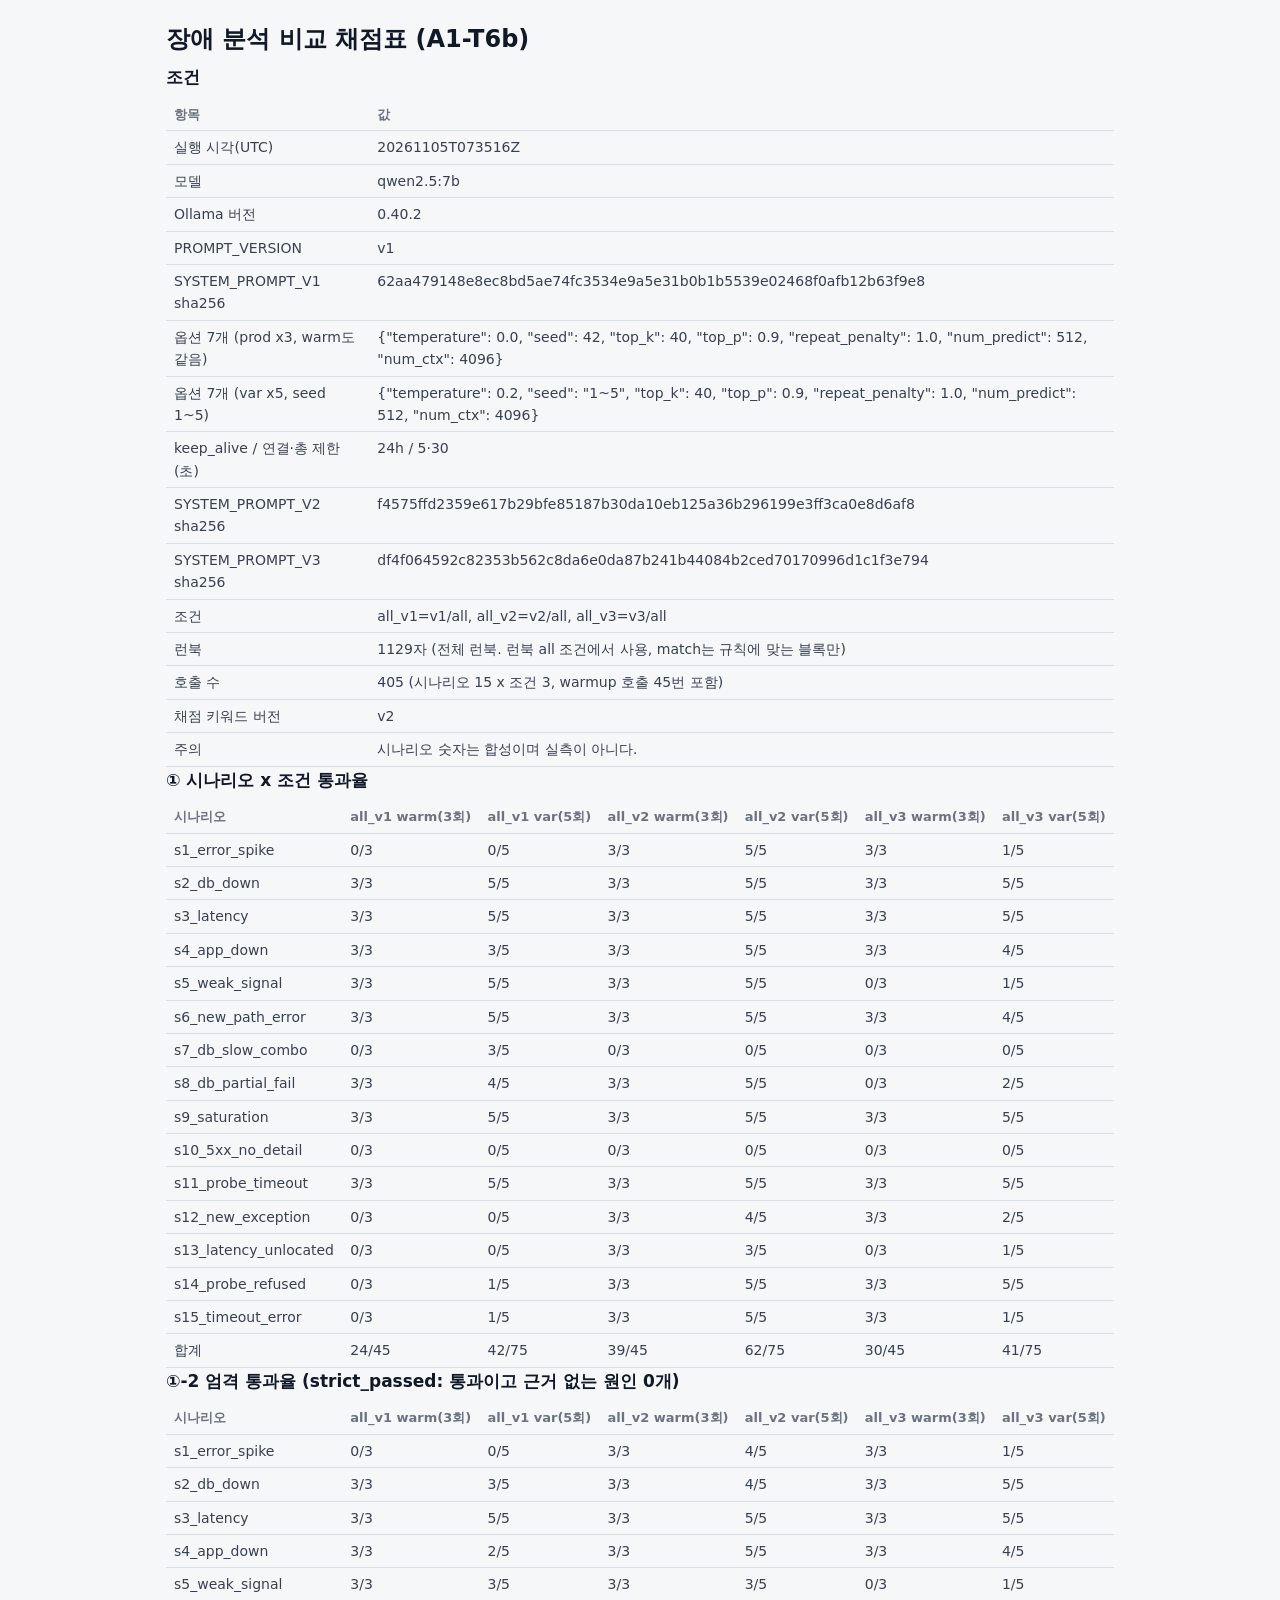
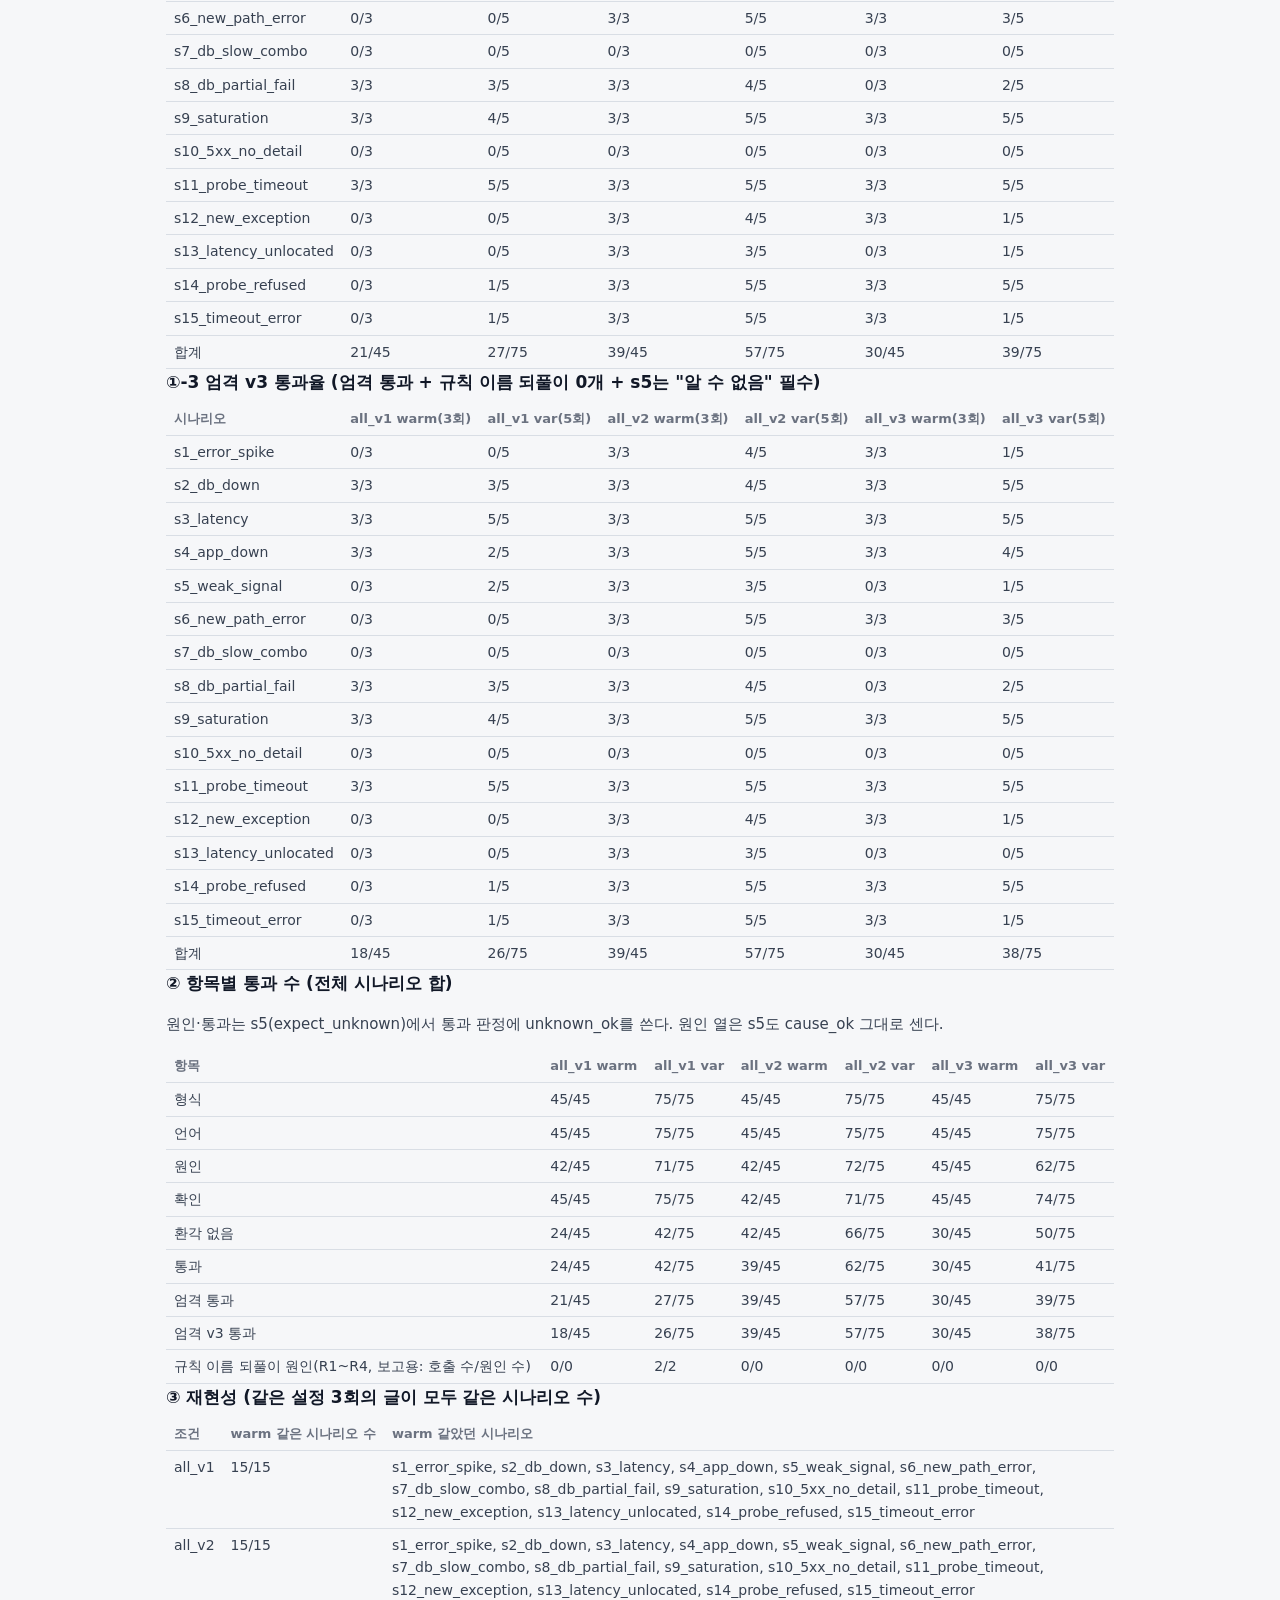
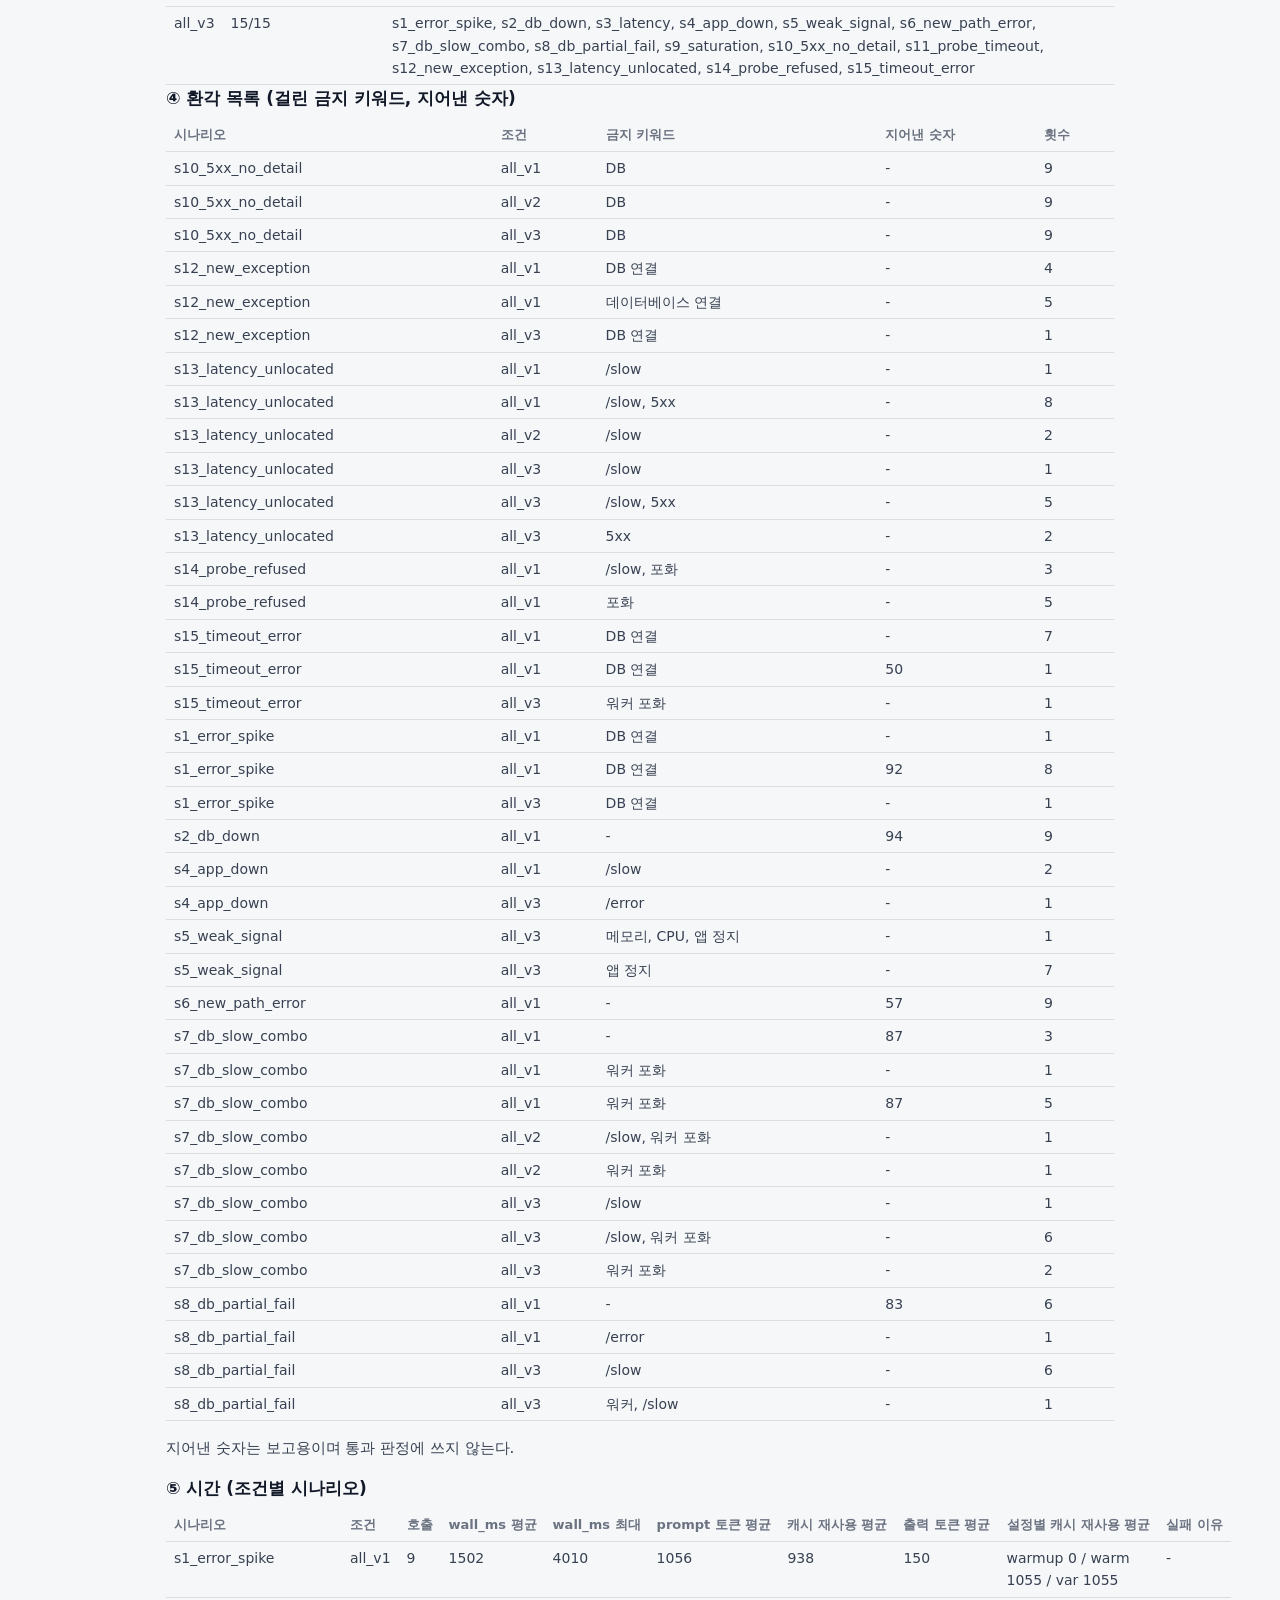
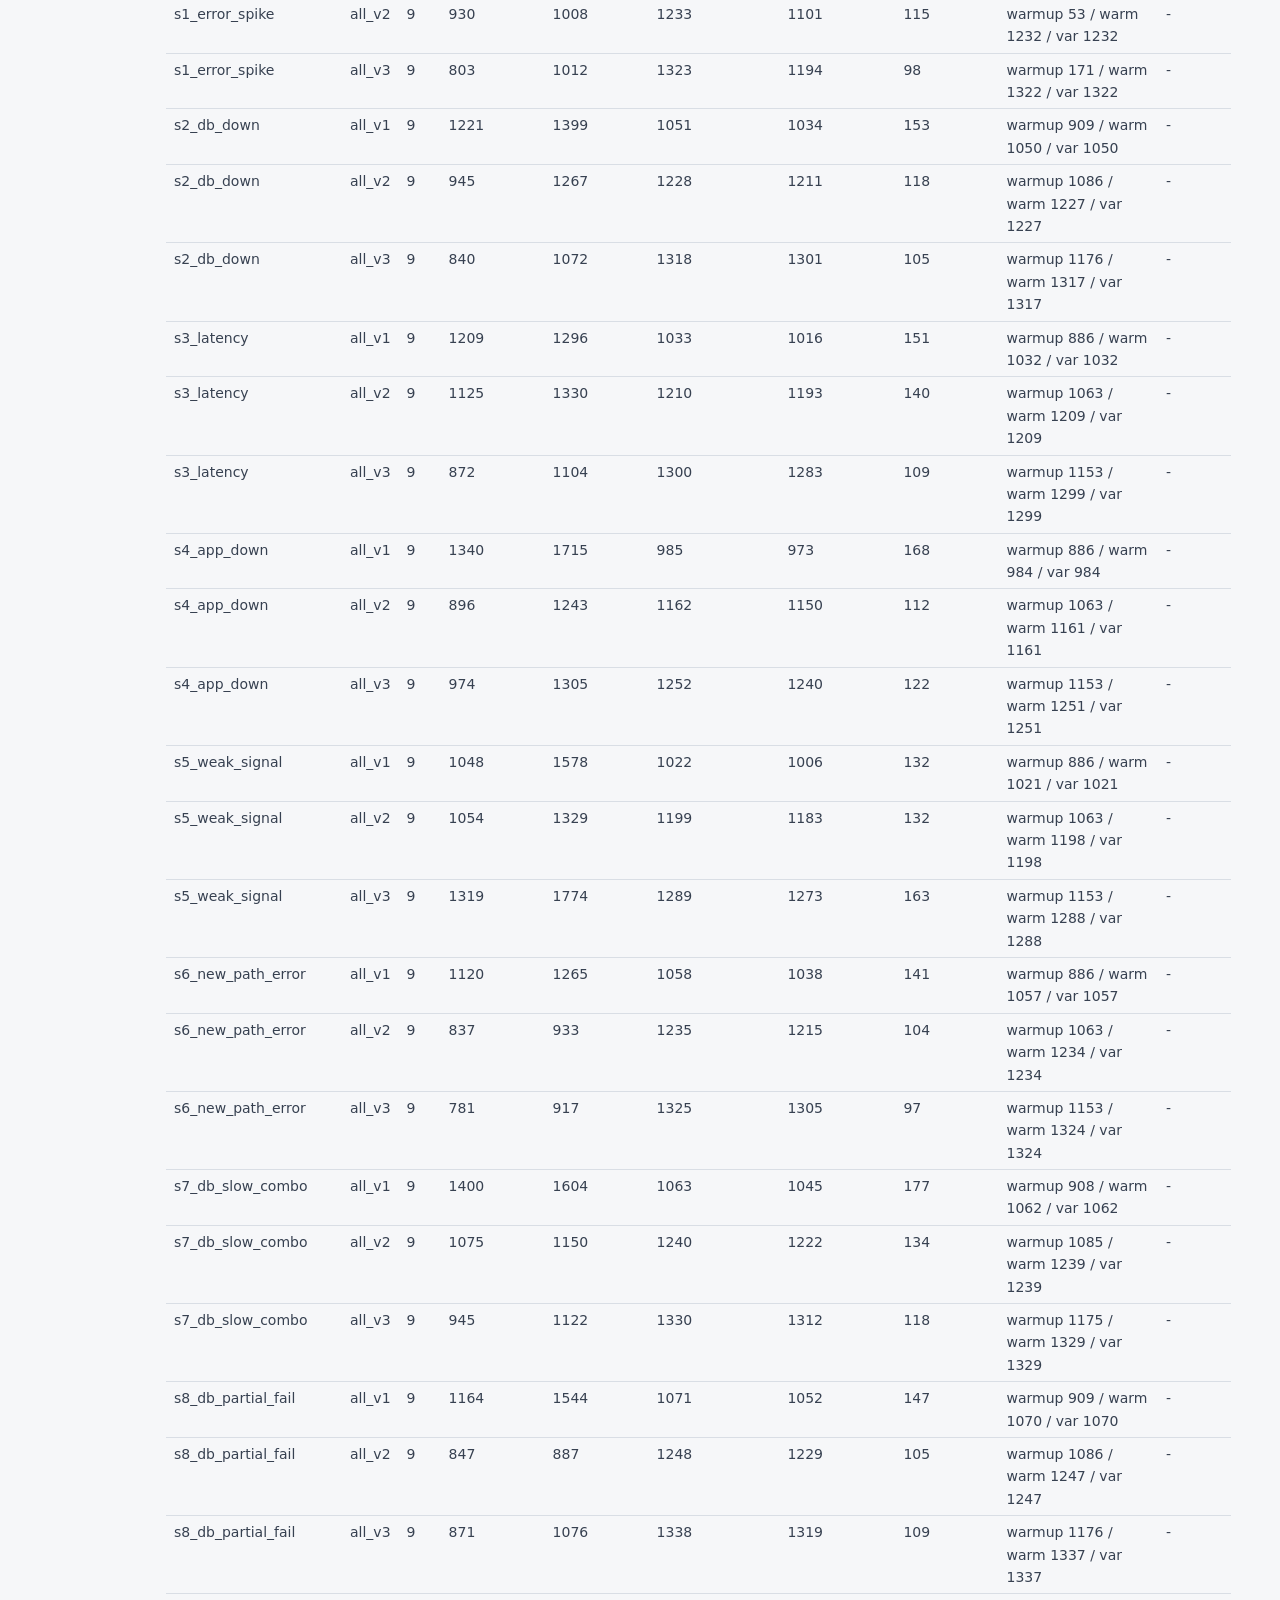
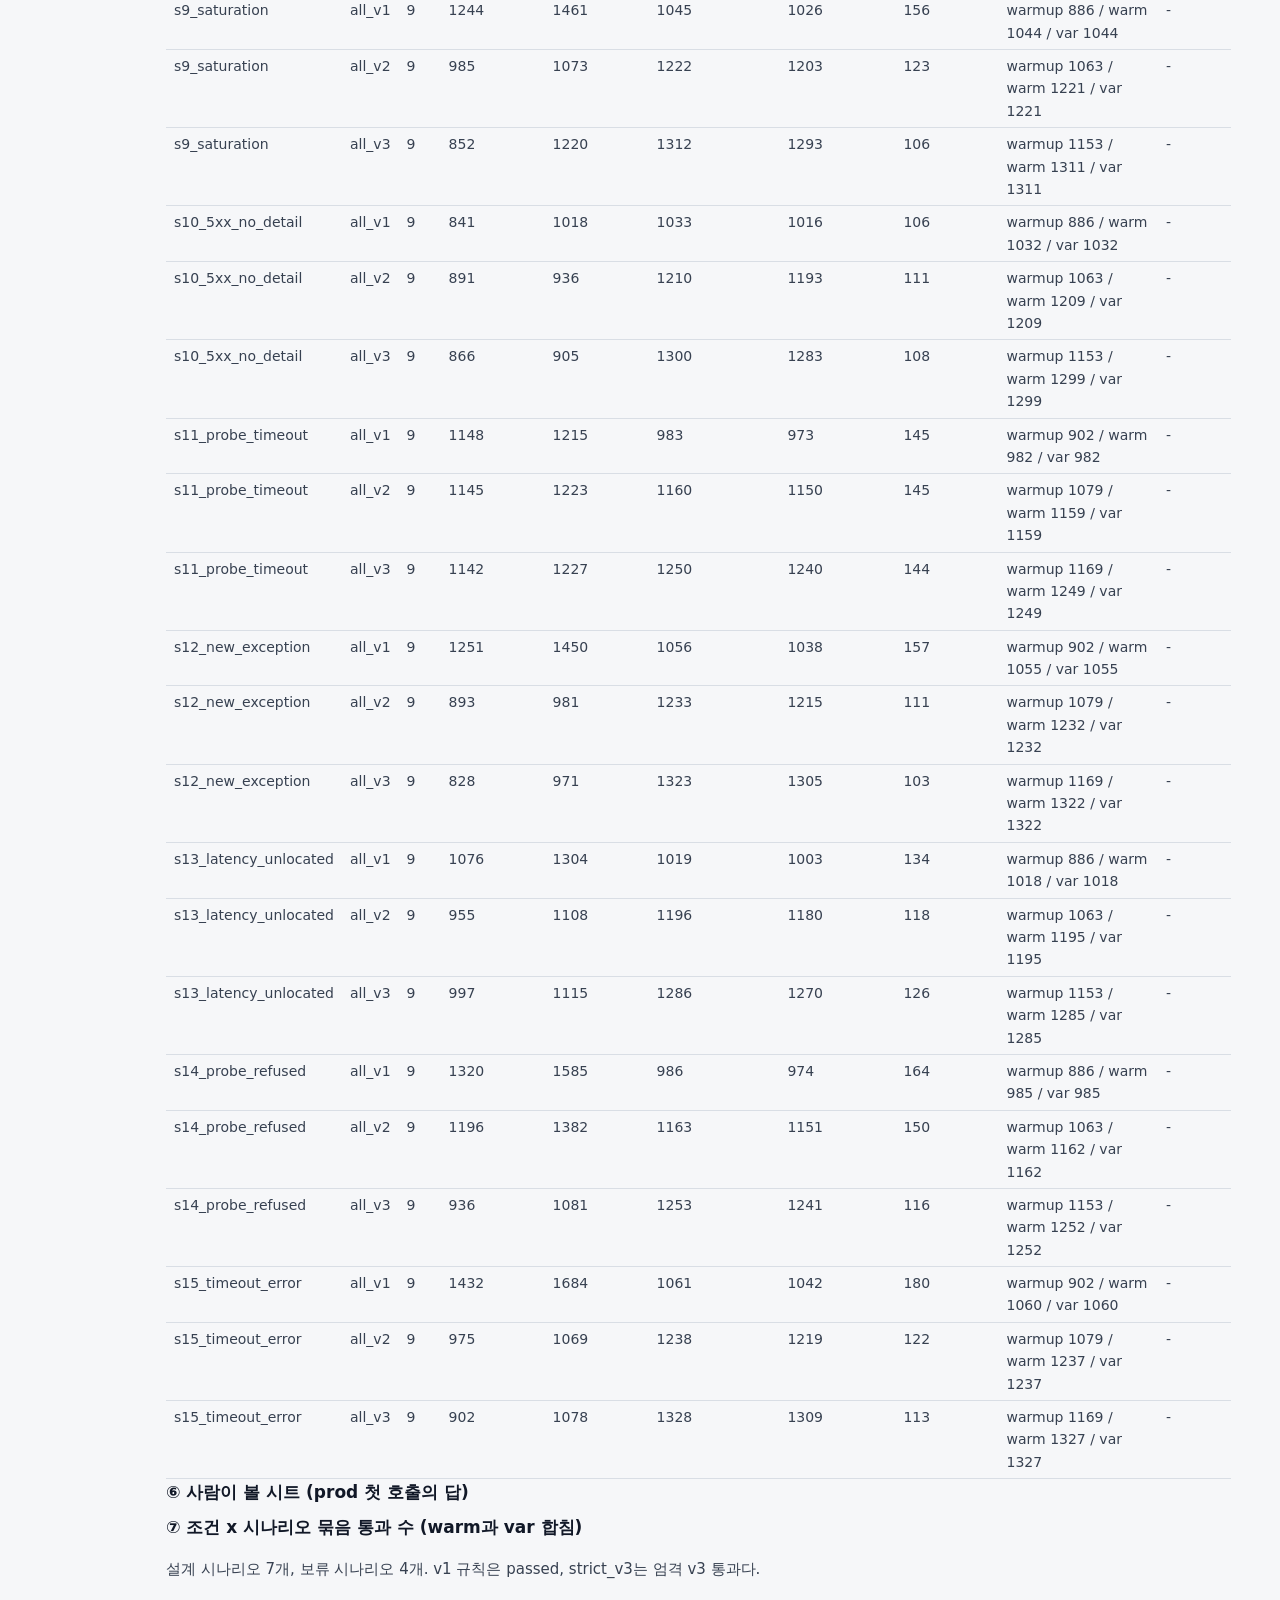
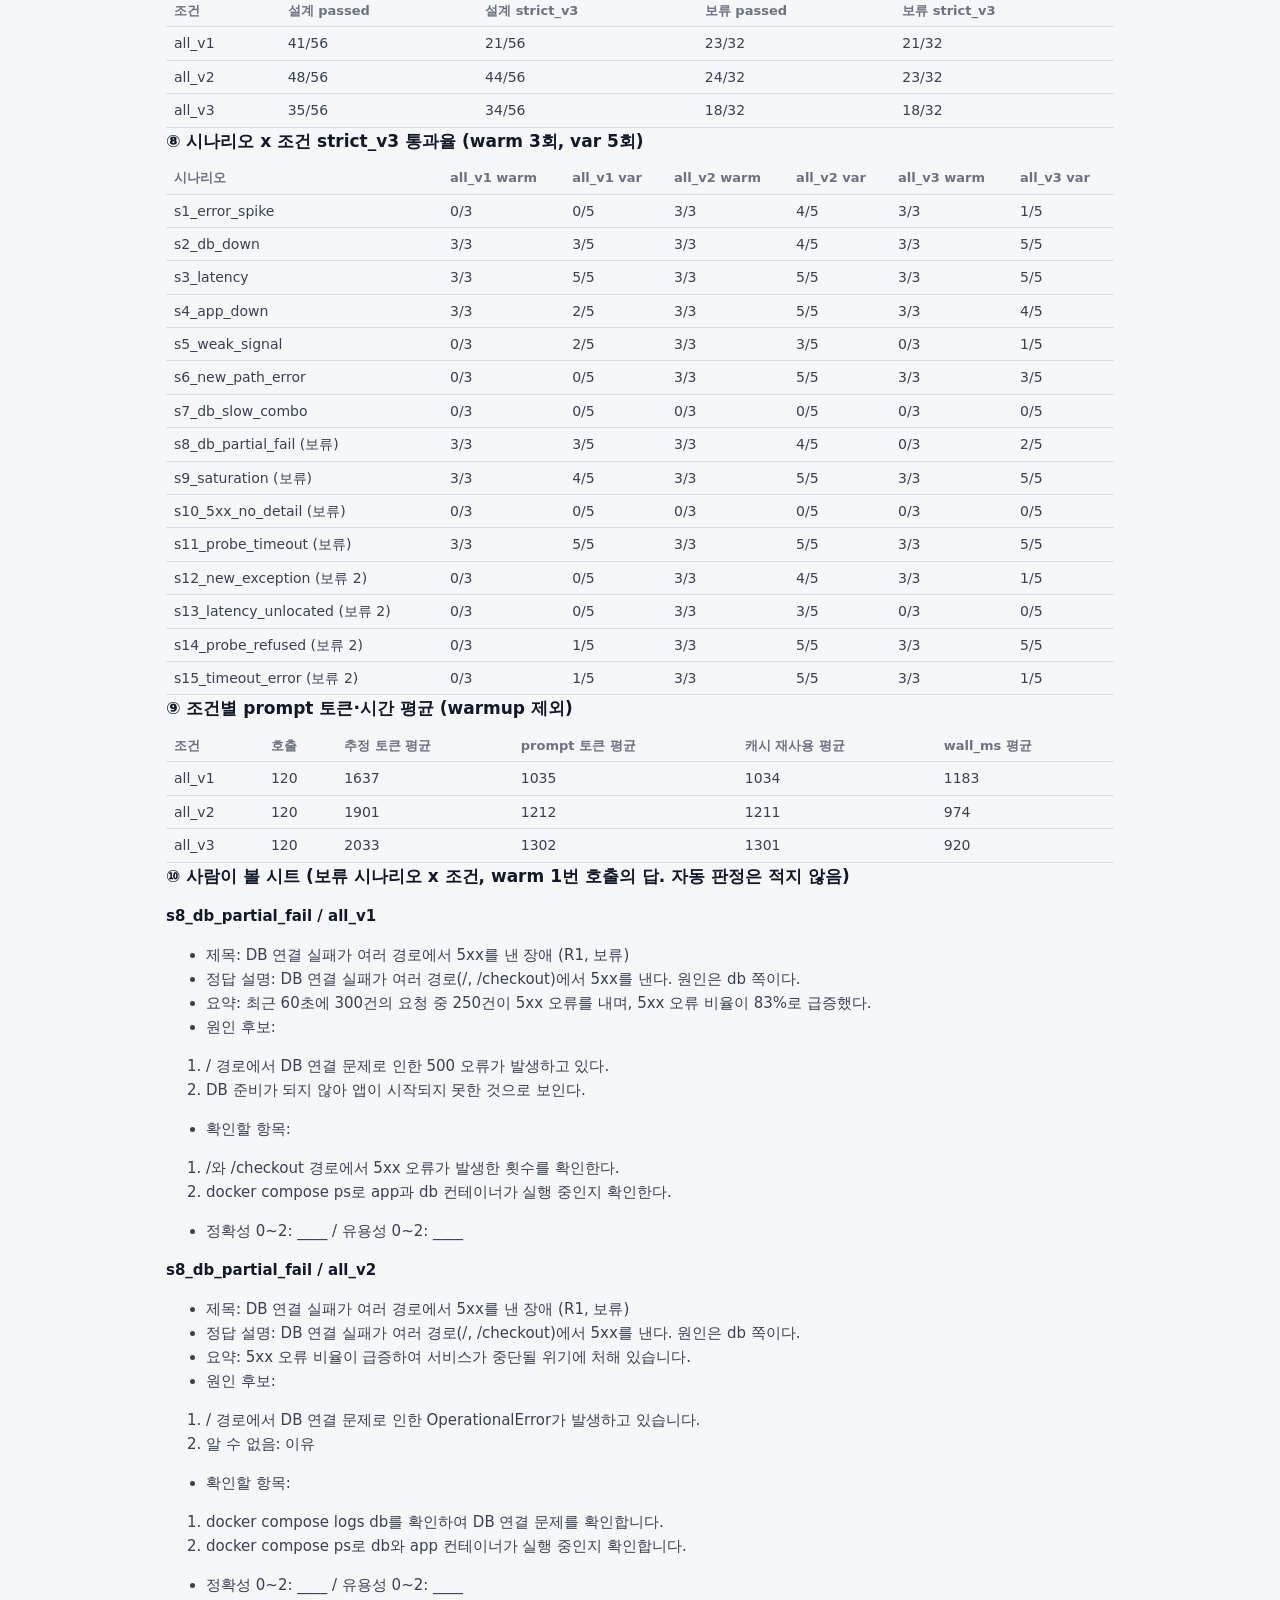
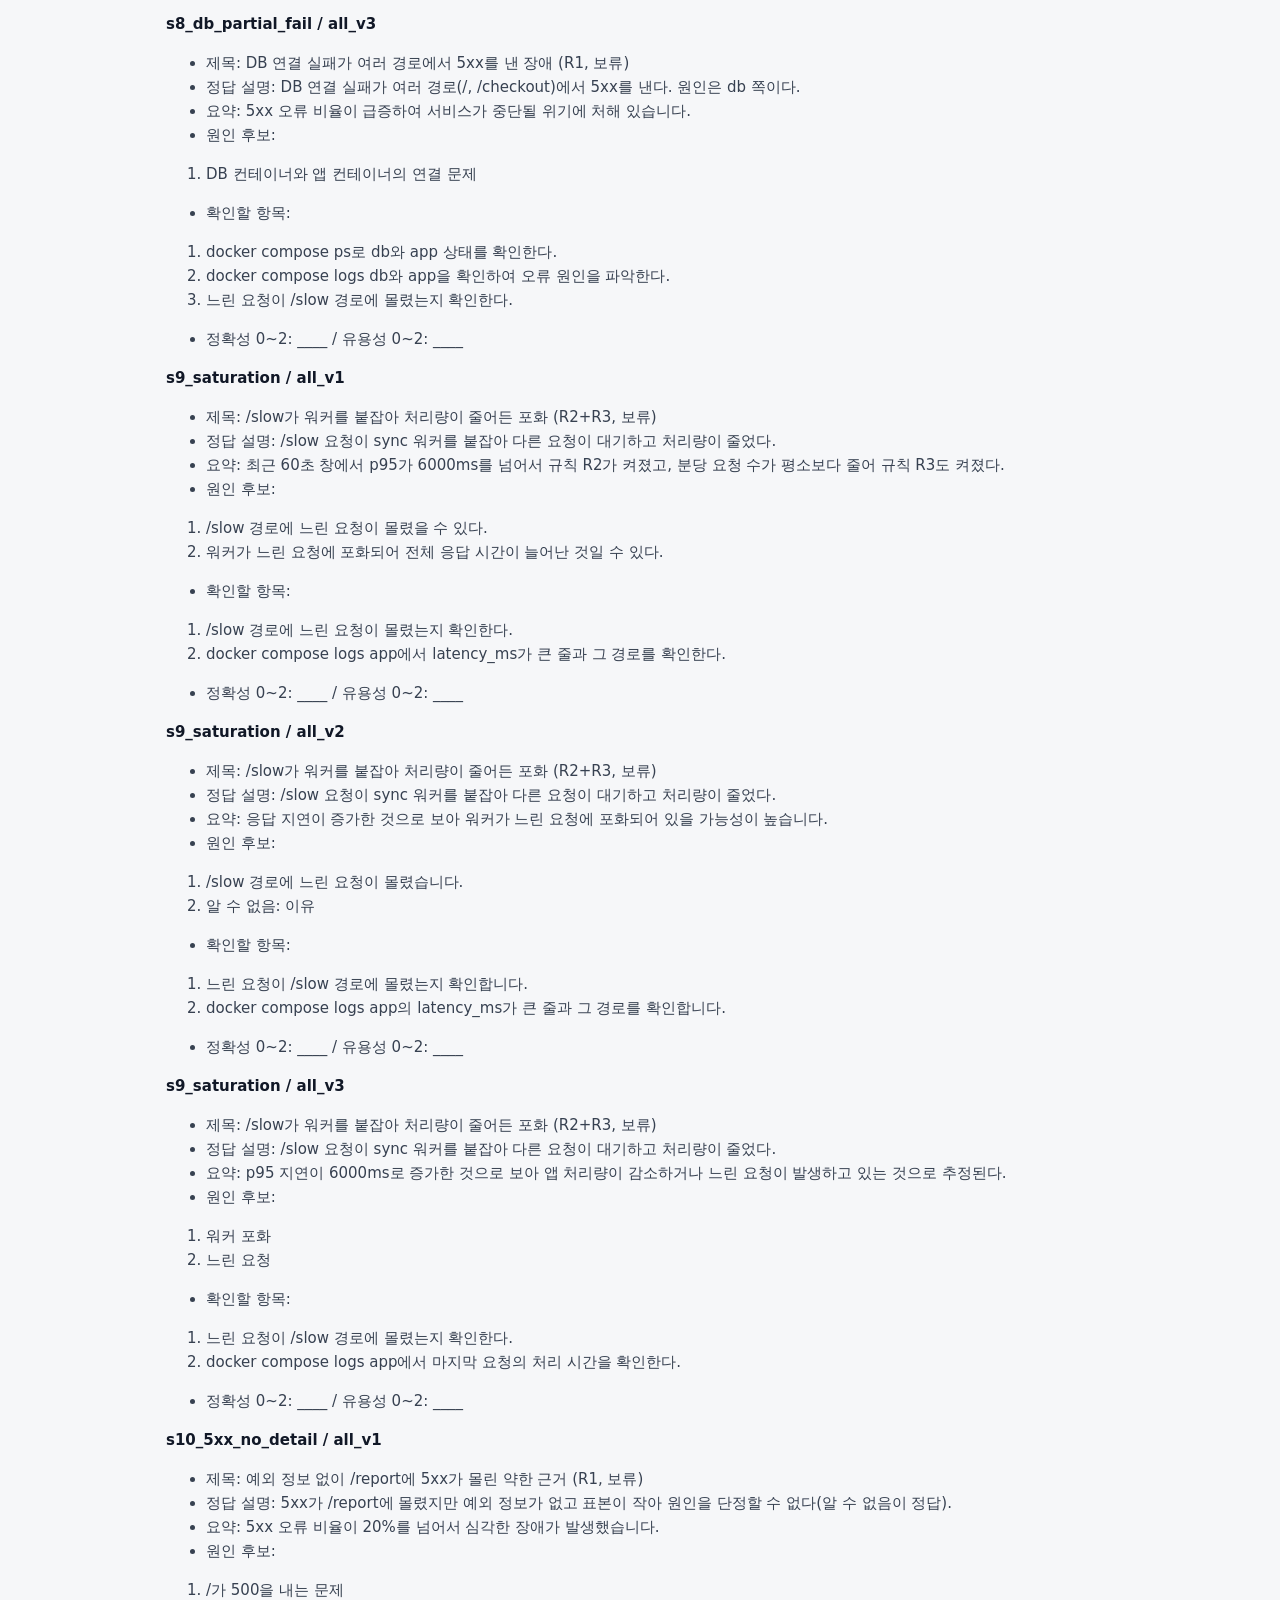
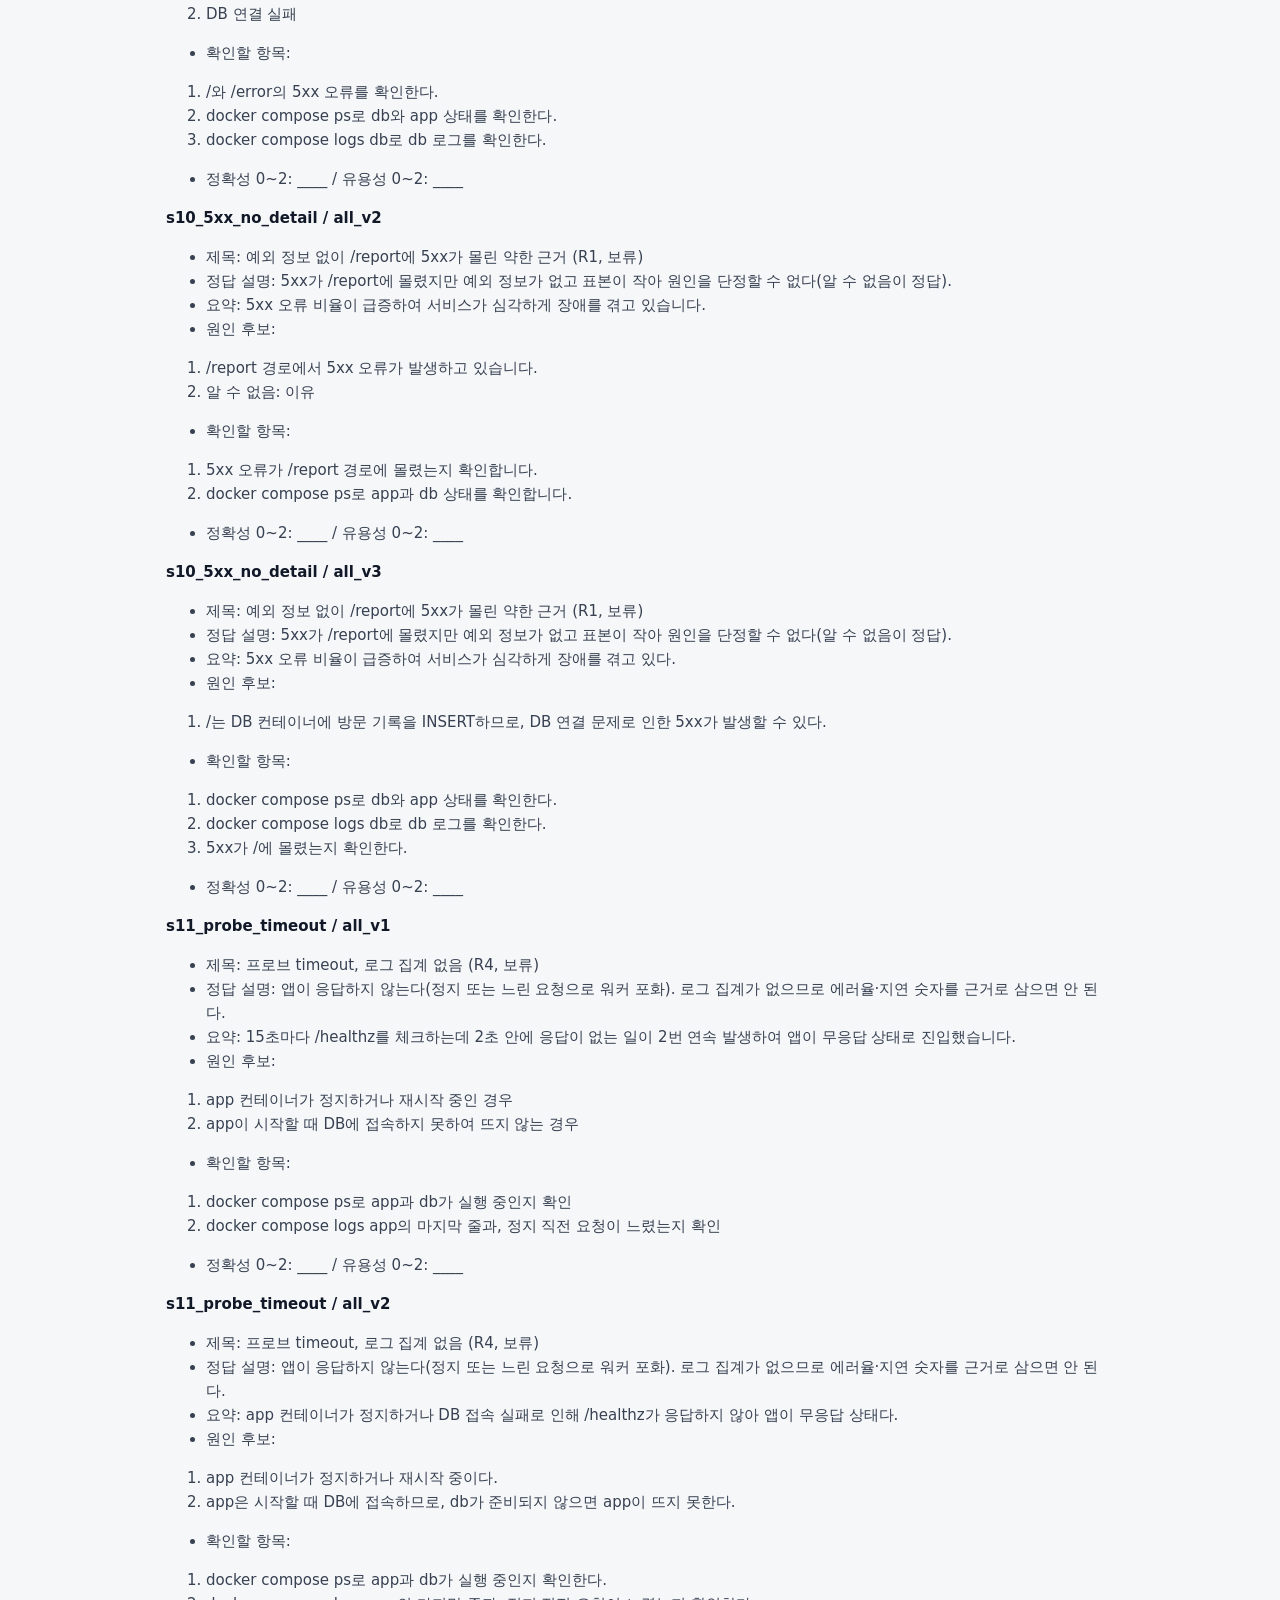
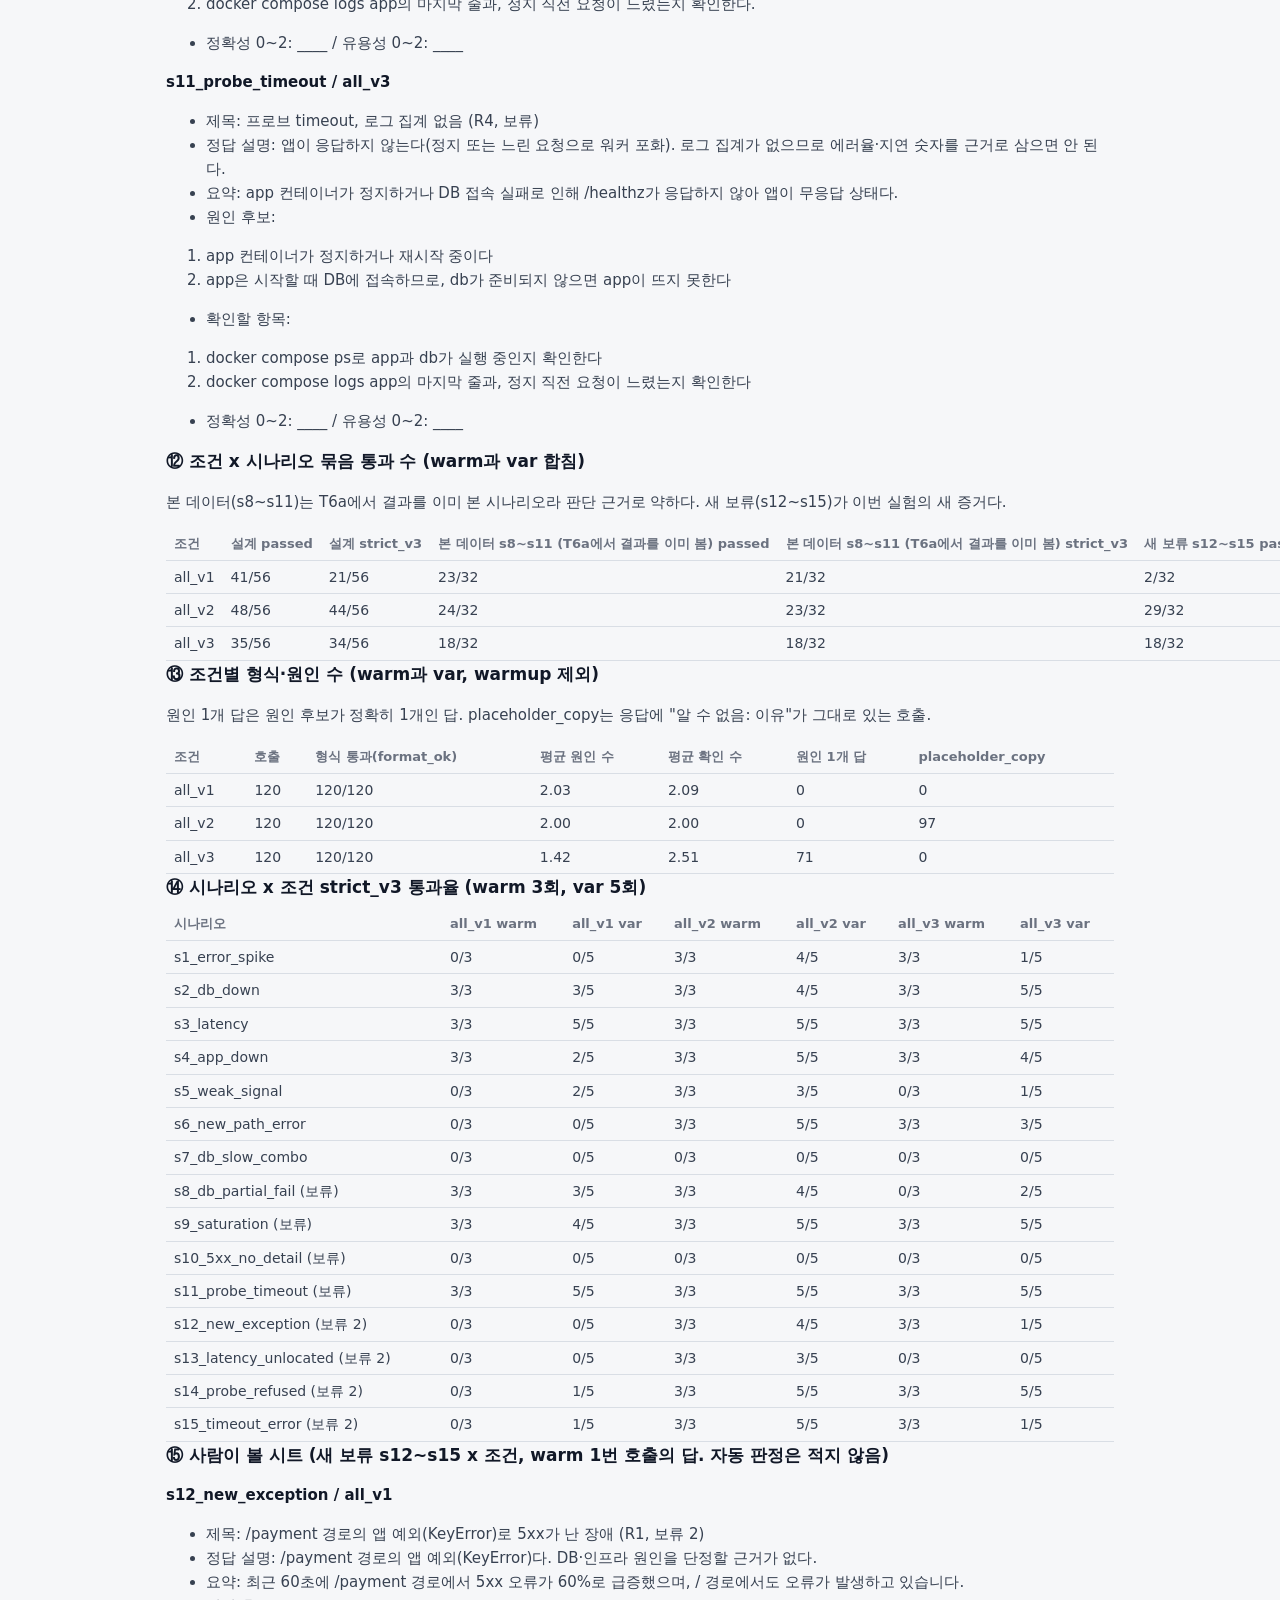
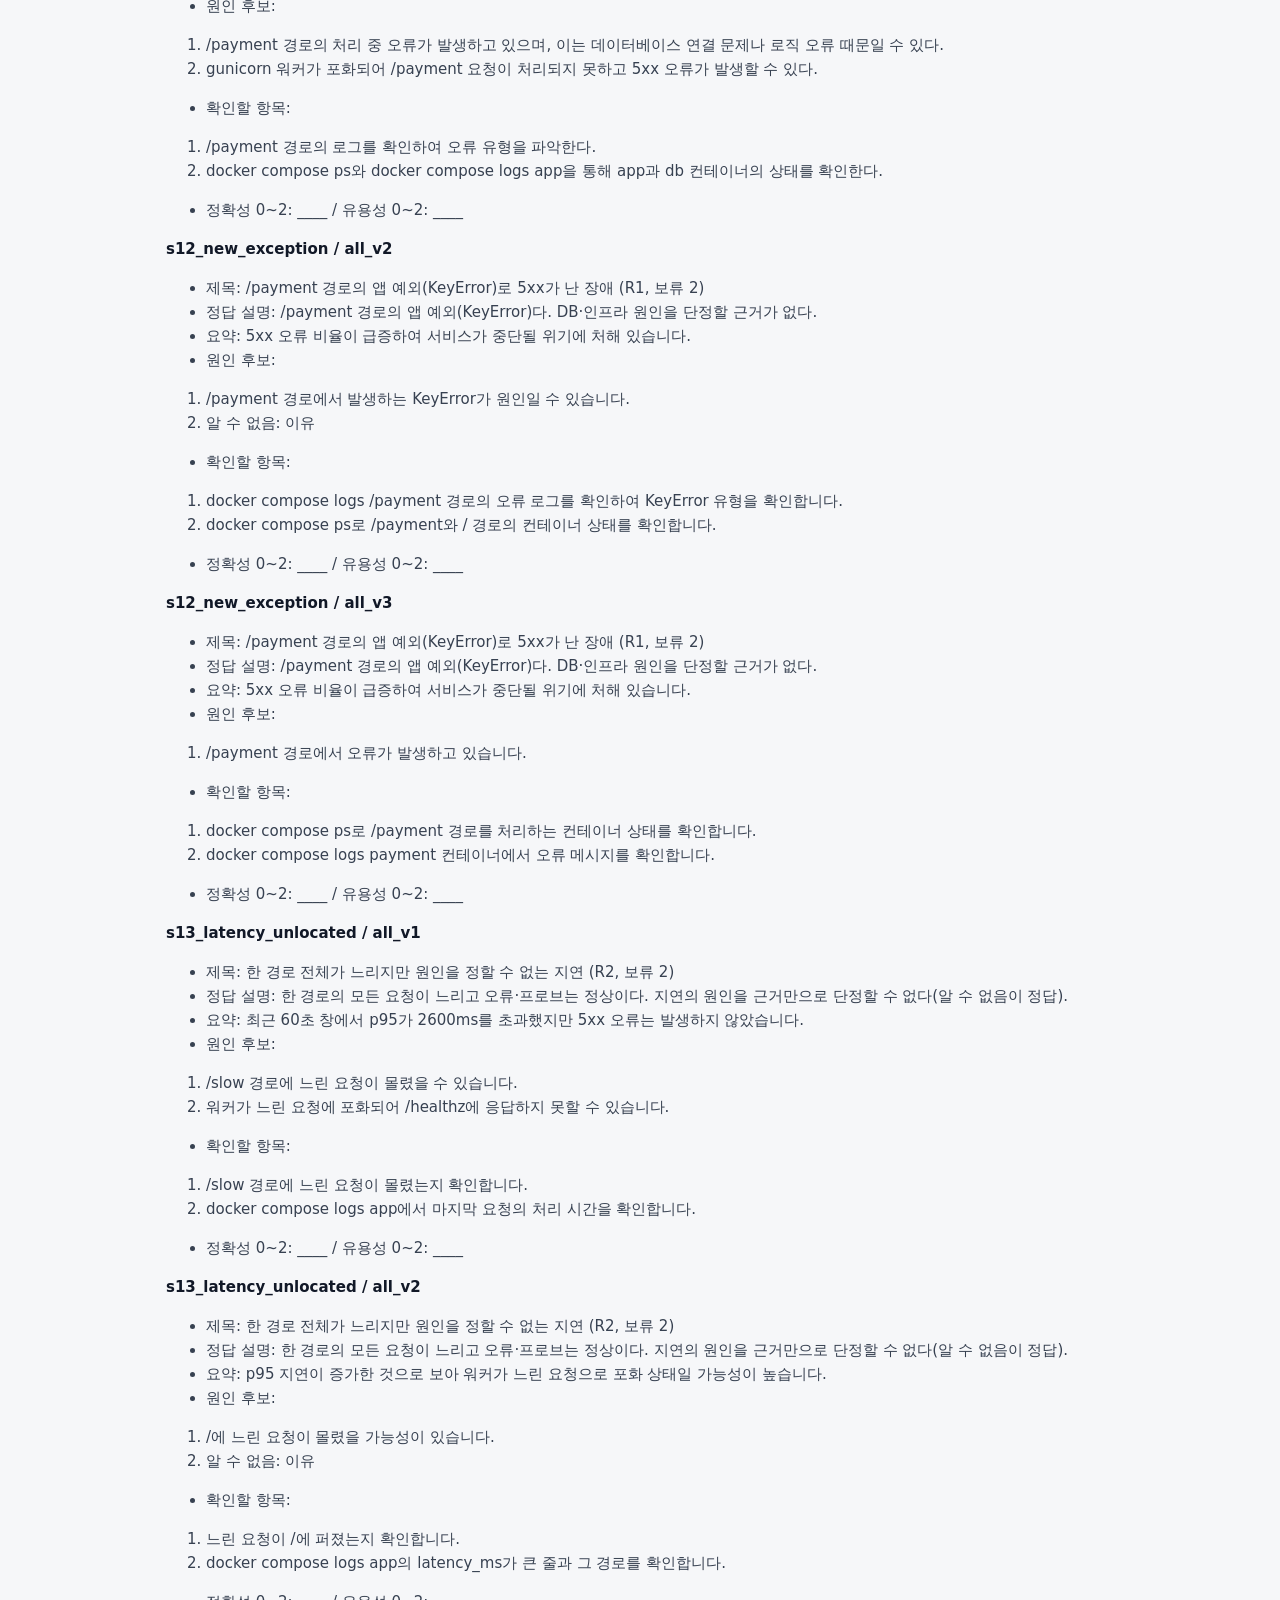
<file: reports/scoreboard-20261105T073516Z.html>
<!doctype html>
<html lang="ko">
<head>
<meta http-equiv="Content-Security-Policy" content="default-src 'none'; img-src 'self'; style-src 'self'; base-uri 'none'; form-action 'none'">
<meta charset="utf-8">
<meta name="viewport" content="width=device-width, initial-scale=1">
<title>프롬프트 v3와 새 보류 시나리오</title>
<link rel="stylesheet" href="../css/site.css">
</head>
<body>
<main>
<h1>장애 분석 비교 채점표 (A1-T6b)</h1>
<h2>조건</h2>
<table>
<thead><tr><th>항목</th><th>값</th></tr></thead>
<tbody>
<tr><td>실행 시각(UTC)</td><td>20261105T073516Z</td></tr>
<tr><td>모델</td><td>qwen2.5:7b</td></tr>
<tr><td>Ollama 버전</td><td>0.40.2</td></tr>
<tr><td>PROMPT_VERSION</td><td>v1</td></tr>
<tr><td>SYSTEM_PROMPT_V1 sha256</td><td>62aa479148e8ec8bd5ae74fc3534e9a5e31b0b1b5539e02468f0afb12b63f9e8</td></tr>
<tr><td>옵션 7개 (prod x3, warm도 같음)</td><td>{&quot;temperature&quot;: 0.0, &quot;seed&quot;: 42, &quot;top_k&quot;: 40, &quot;top_p&quot;: 0.9, &quot;repeat_penalty&quot;: 1.0, &quot;num_predict&quot;: 512, &quot;num_ctx&quot;: 4096}</td></tr>
<tr><td>옵션 7개 (var x5, seed 1~5)</td><td>{&quot;temperature&quot;: 0.2, &quot;seed&quot;: &quot;1~5&quot;, &quot;top_k&quot;: 40, &quot;top_p&quot;: 0.9, &quot;repeat_penalty&quot;: 1.0, &quot;num_predict&quot;: 512, &quot;num_ctx&quot;: 4096}</td></tr>
<tr><td>keep_alive / 연결·총 제한(초)</td><td>24h / 5·30</td></tr>
<tr><td>SYSTEM_PROMPT_V2 sha256</td><td>f4575ffd2359e617b29bfe85187b30da10eb125a36b296199e3ff3ca0e8d6af8</td></tr>
<tr><td>SYSTEM_PROMPT_V3 sha256</td><td>df4f064592c82353b562c8da6e0da87b241b44084b2ced70170996d1c1f3e794</td></tr>
<tr><td>조건</td><td>all_v1=v1/all, all_v2=v2/all, all_v3=v3/all</td></tr>
<tr><td>런북</td><td>1129자 (전체 런북. 런북 all 조건에서 사용, match는 규칙에 맞는 블록만)</td></tr>
<tr><td>호출 수</td><td>405 (시나리오 15 x 조건 3, warmup 호출 45번 포함)</td></tr>
<tr><td>채점 키워드 버전</td><td>v2</td></tr>
<tr><td>주의</td><td>시나리오 숫자는 합성이며 실측이 아니다.</td></tr>
</tbody>
</table>
<h2>① 시나리오 x 조건 통과율</h2>
<table>
<thead><tr><th>시나리오</th><th>all_v1 warm(3회)</th><th>all_v1 var(5회)</th><th>all_v2 warm(3회)</th><th>all_v2 var(5회)</th><th>all_v3 warm(3회)</th><th>all_v3 var(5회)</th></tr></thead>
<tbody>
<tr><td>s1_error_spike</td><td>0/3</td><td>0/5</td><td>3/3</td><td>5/5</td><td>3/3</td><td>1/5</td></tr>
<tr><td>s2_db_down</td><td>3/3</td><td>5/5</td><td>3/3</td><td>5/5</td><td>3/3</td><td>5/5</td></tr>
<tr><td>s3_latency</td><td>3/3</td><td>5/5</td><td>3/3</td><td>5/5</td><td>3/3</td><td>5/5</td></tr>
<tr><td>s4_app_down</td><td>3/3</td><td>3/5</td><td>3/3</td><td>5/5</td><td>3/3</td><td>4/5</td></tr>
<tr><td>s5_weak_signal</td><td>3/3</td><td>5/5</td><td>3/3</td><td>5/5</td><td>0/3</td><td>1/5</td></tr>
<tr><td>s6_new_path_error</td><td>3/3</td><td>5/5</td><td>3/3</td><td>5/5</td><td>3/3</td><td>4/5</td></tr>
<tr><td>s7_db_slow_combo</td><td>0/3</td><td>3/5</td><td>0/3</td><td>0/5</td><td>0/3</td><td>0/5</td></tr>
<tr><td>s8_db_partial_fail</td><td>3/3</td><td>4/5</td><td>3/3</td><td>5/5</td><td>0/3</td><td>2/5</td></tr>
<tr><td>s9_saturation</td><td>3/3</td><td>5/5</td><td>3/3</td><td>5/5</td><td>3/3</td><td>5/5</td></tr>
<tr><td>s10_5xx_no_detail</td><td>0/3</td><td>0/5</td><td>0/3</td><td>0/5</td><td>0/3</td><td>0/5</td></tr>
<tr><td>s11_probe_timeout</td><td>3/3</td><td>5/5</td><td>3/3</td><td>5/5</td><td>3/3</td><td>5/5</td></tr>
<tr><td>s12_new_exception</td><td>0/3</td><td>0/5</td><td>3/3</td><td>4/5</td><td>3/3</td><td>2/5</td></tr>
<tr><td>s13_latency_unlocated</td><td>0/3</td><td>0/5</td><td>3/3</td><td>3/5</td><td>0/3</td><td>1/5</td></tr>
<tr><td>s14_probe_refused</td><td>0/3</td><td>1/5</td><td>3/3</td><td>5/5</td><td>3/3</td><td>5/5</td></tr>
<tr><td>s15_timeout_error</td><td>0/3</td><td>1/5</td><td>3/3</td><td>5/5</td><td>3/3</td><td>1/5</td></tr>
<tr><td>합계</td><td>24/45</td><td>42/75</td><td>39/45</td><td>62/75</td><td>30/45</td><td>41/75</td></tr>
</tbody>
</table>
<h2>①-2 엄격 통과율 (strict_passed: 통과이고 근거 없는 원인 0개)</h2>
<table>
<thead><tr><th>시나리오</th><th>all_v1 warm(3회)</th><th>all_v1 var(5회)</th><th>all_v2 warm(3회)</th><th>all_v2 var(5회)</th><th>all_v3 warm(3회)</th><th>all_v3 var(5회)</th></tr></thead>
<tbody>
<tr><td>s1_error_spike</td><td>0/3</td><td>0/5</td><td>3/3</td><td>4/5</td><td>3/3</td><td>1/5</td></tr>
<tr><td>s2_db_down</td><td>3/3</td><td>3/5</td><td>3/3</td><td>4/5</td><td>3/3</td><td>5/5</td></tr>
<tr><td>s3_latency</td><td>3/3</td><td>5/5</td><td>3/3</td><td>5/5</td><td>3/3</td><td>5/5</td></tr>
<tr><td>s4_app_down</td><td>3/3</td><td>2/5</td><td>3/3</td><td>5/5</td><td>3/3</td><td>4/5</td></tr>
<tr><td>s5_weak_signal</td><td>3/3</td><td>3/5</td><td>3/3</td><td>3/5</td><td>0/3</td><td>1/5</td></tr>
<tr><td>s6_new_path_error</td><td>0/3</td><td>0/5</td><td>3/3</td><td>5/5</td><td>3/3</td><td>3/5</td></tr>
<tr><td>s7_db_slow_combo</td><td>0/3</td><td>0/5</td><td>0/3</td><td>0/5</td><td>0/3</td><td>0/5</td></tr>
<tr><td>s8_db_partial_fail</td><td>3/3</td><td>3/5</td><td>3/3</td><td>4/5</td><td>0/3</td><td>2/5</td></tr>
<tr><td>s9_saturation</td><td>3/3</td><td>4/5</td><td>3/3</td><td>5/5</td><td>3/3</td><td>5/5</td></tr>
<tr><td>s10_5xx_no_detail</td><td>0/3</td><td>0/5</td><td>0/3</td><td>0/5</td><td>0/3</td><td>0/5</td></tr>
<tr><td>s11_probe_timeout</td><td>3/3</td><td>5/5</td><td>3/3</td><td>5/5</td><td>3/3</td><td>5/5</td></tr>
<tr><td>s12_new_exception</td><td>0/3</td><td>0/5</td><td>3/3</td><td>4/5</td><td>3/3</td><td>1/5</td></tr>
<tr><td>s13_latency_unlocated</td><td>0/3</td><td>0/5</td><td>3/3</td><td>3/5</td><td>0/3</td><td>1/5</td></tr>
<tr><td>s14_probe_refused</td><td>0/3</td><td>1/5</td><td>3/3</td><td>5/5</td><td>3/3</td><td>5/5</td></tr>
<tr><td>s15_timeout_error</td><td>0/3</td><td>1/5</td><td>3/3</td><td>5/5</td><td>3/3</td><td>1/5</td></tr>
<tr><td>합계</td><td>21/45</td><td>27/75</td><td>39/45</td><td>57/75</td><td>30/45</td><td>39/75</td></tr>
</tbody>
</table>
<h2>①-3 엄격 v3 통과율 (엄격 통과 + 규칙 이름 되풀이 0개 + s5는 &quot;알 수 없음&quot; 필수)</h2>
<table>
<thead><tr><th>시나리오</th><th>all_v1 warm(3회)</th><th>all_v1 var(5회)</th><th>all_v2 warm(3회)</th><th>all_v2 var(5회)</th><th>all_v3 warm(3회)</th><th>all_v3 var(5회)</th></tr></thead>
<tbody>
<tr><td>s1_error_spike</td><td>0/3</td><td>0/5</td><td>3/3</td><td>4/5</td><td>3/3</td><td>1/5</td></tr>
<tr><td>s2_db_down</td><td>3/3</td><td>3/5</td><td>3/3</td><td>4/5</td><td>3/3</td><td>5/5</td></tr>
<tr><td>s3_latency</td><td>3/3</td><td>5/5</td><td>3/3</td><td>5/5</td><td>3/3</td><td>5/5</td></tr>
<tr><td>s4_app_down</td><td>3/3</td><td>2/5</td><td>3/3</td><td>5/5</td><td>3/3</td><td>4/5</td></tr>
<tr><td>s5_weak_signal</td><td>0/3</td><td>2/5</td><td>3/3</td><td>3/5</td><td>0/3</td><td>1/5</td></tr>
<tr><td>s6_new_path_error</td><td>0/3</td><td>0/5</td><td>3/3</td><td>5/5</td><td>3/3</td><td>3/5</td></tr>
<tr><td>s7_db_slow_combo</td><td>0/3</td><td>0/5</td><td>0/3</td><td>0/5</td><td>0/3</td><td>0/5</td></tr>
<tr><td>s8_db_partial_fail</td><td>3/3</td><td>3/5</td><td>3/3</td><td>4/5</td><td>0/3</td><td>2/5</td></tr>
<tr><td>s9_saturation</td><td>3/3</td><td>4/5</td><td>3/3</td><td>5/5</td><td>3/3</td><td>5/5</td></tr>
<tr><td>s10_5xx_no_detail</td><td>0/3</td><td>0/5</td><td>0/3</td><td>0/5</td><td>0/3</td><td>0/5</td></tr>
<tr><td>s11_probe_timeout</td><td>3/3</td><td>5/5</td><td>3/3</td><td>5/5</td><td>3/3</td><td>5/5</td></tr>
<tr><td>s12_new_exception</td><td>0/3</td><td>0/5</td><td>3/3</td><td>4/5</td><td>3/3</td><td>1/5</td></tr>
<tr><td>s13_latency_unlocated</td><td>0/3</td><td>0/5</td><td>3/3</td><td>3/5</td><td>0/3</td><td>0/5</td></tr>
<tr><td>s14_probe_refused</td><td>0/3</td><td>1/5</td><td>3/3</td><td>5/5</td><td>3/3</td><td>5/5</td></tr>
<tr><td>s15_timeout_error</td><td>0/3</td><td>1/5</td><td>3/3</td><td>5/5</td><td>3/3</td><td>1/5</td></tr>
<tr><td>합계</td><td>18/45</td><td>26/75</td><td>39/45</td><td>57/75</td><td>30/45</td><td>38/75</td></tr>
</tbody>
</table>
<h2>② 항목별 통과 수 (전체 시나리오 합)</h2>
<p>원인·통과는 s5(expect_unknown)에서 통과 판정에 unknown_ok를 쓴다. 원인 열은 s5도 cause_ok 그대로 센다.</p>
<table>
<thead><tr><th>항목</th><th>all_v1 warm</th><th>all_v1 var</th><th>all_v2 warm</th><th>all_v2 var</th><th>all_v3 warm</th><th>all_v3 var</th></tr></thead>
<tbody>
<tr><td>형식</td><td>45/45</td><td>75/75</td><td>45/45</td><td>75/75</td><td>45/45</td><td>75/75</td></tr>
<tr><td>언어</td><td>45/45</td><td>75/75</td><td>45/45</td><td>75/75</td><td>45/45</td><td>75/75</td></tr>
<tr><td>원인</td><td>42/45</td><td>71/75</td><td>42/45</td><td>72/75</td><td>45/45</td><td>62/75</td></tr>
<tr><td>확인</td><td>45/45</td><td>75/75</td><td>42/45</td><td>71/75</td><td>45/45</td><td>74/75</td></tr>
<tr><td>환각 없음</td><td>24/45</td><td>42/75</td><td>42/45</td><td>66/75</td><td>30/45</td><td>50/75</td></tr>
<tr><td>통과</td><td>24/45</td><td>42/75</td><td>39/45</td><td>62/75</td><td>30/45</td><td>41/75</td></tr>
<tr><td>엄격 통과</td><td>21/45</td><td>27/75</td><td>39/45</td><td>57/75</td><td>30/45</td><td>39/75</td></tr>
<tr><td>엄격 v3 통과</td><td>18/45</td><td>26/75</td><td>39/45</td><td>57/75</td><td>30/45</td><td>38/75</td></tr>
<tr><td>규칙 이름 되풀이 원인(R1~R4, 보고용: 호출 수/원인 수)</td><td>0/0</td><td>2/2</td><td>0/0</td><td>0/0</td><td>0/0</td><td>0/0</td></tr>
</tbody>
</table>
<h2>③ 재현성 (같은 설정 3회의 글이 모두 같은 시나리오 수)</h2>
<table>
<thead><tr><th>조건</th><th>warm 같은 시나리오 수</th><th>warm 같았던 시나리오</th></tr></thead>
<tbody>
<tr><td>all_v1</td><td>15/15</td><td>s1_error_spike, s2_db_down, s3_latency, s4_app_down, s5_weak_signal, s6_new_path_error, s7_db_slow_combo, s8_db_partial_fail, s9_saturation, s10_5xx_no_detail, s11_probe_timeout, s12_new_exception, s13_latency_unlocated, s14_probe_refused, s15_timeout_error</td></tr>
<tr><td>all_v2</td><td>15/15</td><td>s1_error_spike, s2_db_down, s3_latency, s4_app_down, s5_weak_signal, s6_new_path_error, s7_db_slow_combo, s8_db_partial_fail, s9_saturation, s10_5xx_no_detail, s11_probe_timeout, s12_new_exception, s13_latency_unlocated, s14_probe_refused, s15_timeout_error</td></tr>
<tr><td>all_v3</td><td>15/15</td><td>s1_error_spike, s2_db_down, s3_latency, s4_app_down, s5_weak_signal, s6_new_path_error, s7_db_slow_combo, s8_db_partial_fail, s9_saturation, s10_5xx_no_detail, s11_probe_timeout, s12_new_exception, s13_latency_unlocated, s14_probe_refused, s15_timeout_error</td></tr>
</tbody>
</table>
<h2>④ 환각 목록 (걸린 금지 키워드, 지어낸 숫자)</h2>
<table>
<thead><tr><th>시나리오</th><th>조건</th><th>금지 키워드</th><th>지어낸 숫자</th><th>횟수</th></tr></thead>
<tbody>
<tr><td>s10_5xx_no_detail</td><td>all_v1</td><td>DB</td><td>-</td><td>9</td></tr>
<tr><td>s10_5xx_no_detail</td><td>all_v2</td><td>DB</td><td>-</td><td>9</td></tr>
<tr><td>s10_5xx_no_detail</td><td>all_v3</td><td>DB</td><td>-</td><td>9</td></tr>
<tr><td>s12_new_exception</td><td>all_v1</td><td>DB 연결</td><td>-</td><td>4</td></tr>
<tr><td>s12_new_exception</td><td>all_v1</td><td>데이터베이스 연결</td><td>-</td><td>5</td></tr>
<tr><td>s12_new_exception</td><td>all_v3</td><td>DB 연결</td><td>-</td><td>1</td></tr>
<tr><td>s13_latency_unlocated</td><td>all_v1</td><td>/slow</td><td>-</td><td>1</td></tr>
<tr><td>s13_latency_unlocated</td><td>all_v1</td><td>/slow, 5xx</td><td>-</td><td>8</td></tr>
<tr><td>s13_latency_unlocated</td><td>all_v2</td><td>/slow</td><td>-</td><td>2</td></tr>
<tr><td>s13_latency_unlocated</td><td>all_v3</td><td>/slow</td><td>-</td><td>1</td></tr>
<tr><td>s13_latency_unlocated</td><td>all_v3</td><td>/slow, 5xx</td><td>-</td><td>5</td></tr>
<tr><td>s13_latency_unlocated</td><td>all_v3</td><td>5xx</td><td>-</td><td>2</td></tr>
<tr><td>s14_probe_refused</td><td>all_v1</td><td>/slow, 포화</td><td>-</td><td>3</td></tr>
<tr><td>s14_probe_refused</td><td>all_v1</td><td>포화</td><td>-</td><td>5</td></tr>
<tr><td>s15_timeout_error</td><td>all_v1</td><td>DB 연결</td><td>-</td><td>7</td></tr>
<tr><td>s15_timeout_error</td><td>all_v1</td><td>DB 연결</td><td>50</td><td>1</td></tr>
<tr><td>s15_timeout_error</td><td>all_v3</td><td>워커 포화</td><td>-</td><td>1</td></tr>
<tr><td>s1_error_spike</td><td>all_v1</td><td>DB 연결</td><td>-</td><td>1</td></tr>
<tr><td>s1_error_spike</td><td>all_v1</td><td>DB 연결</td><td>92</td><td>8</td></tr>
<tr><td>s1_error_spike</td><td>all_v3</td><td>DB 연결</td><td>-</td><td>1</td></tr>
<tr><td>s2_db_down</td><td>all_v1</td><td>-</td><td>94</td><td>9</td></tr>
<tr><td>s4_app_down</td><td>all_v1</td><td>/slow</td><td>-</td><td>2</td></tr>
<tr><td>s4_app_down</td><td>all_v3</td><td>/error</td><td>-</td><td>1</td></tr>
<tr><td>s5_weak_signal</td><td>all_v3</td><td>메모리, CPU, 앱 정지</td><td>-</td><td>1</td></tr>
<tr><td>s5_weak_signal</td><td>all_v3</td><td>앱 정지</td><td>-</td><td>7</td></tr>
<tr><td>s6_new_path_error</td><td>all_v1</td><td>-</td><td>57</td><td>9</td></tr>
<tr><td>s7_db_slow_combo</td><td>all_v1</td><td>-</td><td>87</td><td>3</td></tr>
<tr><td>s7_db_slow_combo</td><td>all_v1</td><td>워커 포화</td><td>-</td><td>1</td></tr>
<tr><td>s7_db_slow_combo</td><td>all_v1</td><td>워커 포화</td><td>87</td><td>5</td></tr>
<tr><td>s7_db_slow_combo</td><td>all_v2</td><td>/slow, 워커 포화</td><td>-</td><td>1</td></tr>
<tr><td>s7_db_slow_combo</td><td>all_v2</td><td>워커 포화</td><td>-</td><td>1</td></tr>
<tr><td>s7_db_slow_combo</td><td>all_v3</td><td>/slow</td><td>-</td><td>1</td></tr>
<tr><td>s7_db_slow_combo</td><td>all_v3</td><td>/slow, 워커 포화</td><td>-</td><td>6</td></tr>
<tr><td>s7_db_slow_combo</td><td>all_v3</td><td>워커 포화</td><td>-</td><td>2</td></tr>
<tr><td>s8_db_partial_fail</td><td>all_v1</td><td>-</td><td>83</td><td>6</td></tr>
<tr><td>s8_db_partial_fail</td><td>all_v1</td><td>/error</td><td>-</td><td>1</td></tr>
<tr><td>s8_db_partial_fail</td><td>all_v3</td><td>/slow</td><td>-</td><td>6</td></tr>
<tr><td>s8_db_partial_fail</td><td>all_v3</td><td>워커, /slow</td><td>-</td><td>1</td></tr>
</tbody>
</table>
<p>지어낸 숫자는 보고용이며 통과 판정에 쓰지 않는다.</p>
<h2>⑤ 시간 (조건별 시나리오)</h2>
<table>
<thead><tr><th>시나리오</th><th>조건</th><th>호출</th><th>wall_ms 평균</th><th>wall_ms 최대</th><th>prompt 토큰 평균</th><th>캐시 재사용 평균</th><th>출력 토큰 평균</th><th>설정별 캐시 재사용 평균</th><th>실패 이유</th></tr></thead>
<tbody>
<tr><td>s1_error_spike</td><td>all_v1</td><td>9</td><td>1502</td><td>4010</td><td>1056</td><td>938</td><td>150</td><td>warmup 0 / warm 1055 / var 1055</td><td>-</td></tr>
<tr><td>s1_error_spike</td><td>all_v2</td><td>9</td><td>930</td><td>1008</td><td>1233</td><td>1101</td><td>115</td><td>warmup 53 / warm 1232 / var 1232</td><td>-</td></tr>
<tr><td>s1_error_spike</td><td>all_v3</td><td>9</td><td>803</td><td>1012</td><td>1323</td><td>1194</td><td>98</td><td>warmup 171 / warm 1322 / var 1322</td><td>-</td></tr>
<tr><td>s2_db_down</td><td>all_v1</td><td>9</td><td>1221</td><td>1399</td><td>1051</td><td>1034</td><td>153</td><td>warmup 909 / warm 1050 / var 1050</td><td>-</td></tr>
<tr><td>s2_db_down</td><td>all_v2</td><td>9</td><td>945</td><td>1267</td><td>1228</td><td>1211</td><td>118</td><td>warmup 1086 / warm 1227 / var 1227</td><td>-</td></tr>
<tr><td>s2_db_down</td><td>all_v3</td><td>9</td><td>840</td><td>1072</td><td>1318</td><td>1301</td><td>105</td><td>warmup 1176 / warm 1317 / var 1317</td><td>-</td></tr>
<tr><td>s3_latency</td><td>all_v1</td><td>9</td><td>1209</td><td>1296</td><td>1033</td><td>1016</td><td>151</td><td>warmup 886 / warm 1032 / var 1032</td><td>-</td></tr>
<tr><td>s3_latency</td><td>all_v2</td><td>9</td><td>1125</td><td>1330</td><td>1210</td><td>1193</td><td>140</td><td>warmup 1063 / warm 1209 / var 1209</td><td>-</td></tr>
<tr><td>s3_latency</td><td>all_v3</td><td>9</td><td>872</td><td>1104</td><td>1300</td><td>1283</td><td>109</td><td>warmup 1153 / warm 1299 / var 1299</td><td>-</td></tr>
<tr><td>s4_app_down</td><td>all_v1</td><td>9</td><td>1340</td><td>1715</td><td>985</td><td>973</td><td>168</td><td>warmup 886 / warm 984 / var 984</td><td>-</td></tr>
<tr><td>s4_app_down</td><td>all_v2</td><td>9</td><td>896</td><td>1243</td><td>1162</td><td>1150</td><td>112</td><td>warmup 1063 / warm 1161 / var 1161</td><td>-</td></tr>
<tr><td>s4_app_down</td><td>all_v3</td><td>9</td><td>974</td><td>1305</td><td>1252</td><td>1240</td><td>122</td><td>warmup 1153 / warm 1251 / var 1251</td><td>-</td></tr>
<tr><td>s5_weak_signal</td><td>all_v1</td><td>9</td><td>1048</td><td>1578</td><td>1022</td><td>1006</td><td>132</td><td>warmup 886 / warm 1021 / var 1021</td><td>-</td></tr>
<tr><td>s5_weak_signal</td><td>all_v2</td><td>9</td><td>1054</td><td>1329</td><td>1199</td><td>1183</td><td>132</td><td>warmup 1063 / warm 1198 / var 1198</td><td>-</td></tr>
<tr><td>s5_weak_signal</td><td>all_v3</td><td>9</td><td>1319</td><td>1774</td><td>1289</td><td>1273</td><td>163</td><td>warmup 1153 / warm 1288 / var 1288</td><td>-</td></tr>
<tr><td>s6_new_path_error</td><td>all_v1</td><td>9</td><td>1120</td><td>1265</td><td>1058</td><td>1038</td><td>141</td><td>warmup 886 / warm 1057 / var 1057</td><td>-</td></tr>
<tr><td>s6_new_path_error</td><td>all_v2</td><td>9</td><td>837</td><td>933</td><td>1235</td><td>1215</td><td>104</td><td>warmup 1063 / warm 1234 / var 1234</td><td>-</td></tr>
<tr><td>s6_new_path_error</td><td>all_v3</td><td>9</td><td>781</td><td>917</td><td>1325</td><td>1305</td><td>97</td><td>warmup 1153 / warm 1324 / var 1324</td><td>-</td></tr>
<tr><td>s7_db_slow_combo</td><td>all_v1</td><td>9</td><td>1400</td><td>1604</td><td>1063</td><td>1045</td><td>177</td><td>warmup 908 / warm 1062 / var 1062</td><td>-</td></tr>
<tr><td>s7_db_slow_combo</td><td>all_v2</td><td>9</td><td>1075</td><td>1150</td><td>1240</td><td>1222</td><td>134</td><td>warmup 1085 / warm 1239 / var 1239</td><td>-</td></tr>
<tr><td>s7_db_slow_combo</td><td>all_v3</td><td>9</td><td>945</td><td>1122</td><td>1330</td><td>1312</td><td>118</td><td>warmup 1175 / warm 1329 / var 1329</td><td>-</td></tr>
<tr><td>s8_db_partial_fail</td><td>all_v1</td><td>9</td><td>1164</td><td>1544</td><td>1071</td><td>1052</td><td>147</td><td>warmup 909 / warm 1070 / var 1070</td><td>-</td></tr>
<tr><td>s8_db_partial_fail</td><td>all_v2</td><td>9</td><td>847</td><td>887</td><td>1248</td><td>1229</td><td>105</td><td>warmup 1086 / warm 1247 / var 1247</td><td>-</td></tr>
<tr><td>s8_db_partial_fail</td><td>all_v3</td><td>9</td><td>871</td><td>1076</td><td>1338</td><td>1319</td><td>109</td><td>warmup 1176 / warm 1337 / var 1337</td><td>-</td></tr>
<tr><td>s9_saturation</td><td>all_v1</td><td>9</td><td>1244</td><td>1461</td><td>1045</td><td>1026</td><td>156</td><td>warmup 886 / warm 1044 / var 1044</td><td>-</td></tr>
<tr><td>s9_saturation</td><td>all_v2</td><td>9</td><td>985</td><td>1073</td><td>1222</td><td>1203</td><td>123</td><td>warmup 1063 / warm 1221 / var 1221</td><td>-</td></tr>
<tr><td>s9_saturation</td><td>all_v3</td><td>9</td><td>852</td><td>1220</td><td>1312</td><td>1293</td><td>106</td><td>warmup 1153 / warm 1311 / var 1311</td><td>-</td></tr>
<tr><td>s10_5xx_no_detail</td><td>all_v1</td><td>9</td><td>841</td><td>1018</td><td>1033</td><td>1016</td><td>106</td><td>warmup 886 / warm 1032 / var 1032</td><td>-</td></tr>
<tr><td>s10_5xx_no_detail</td><td>all_v2</td><td>9</td><td>891</td><td>936</td><td>1210</td><td>1193</td><td>111</td><td>warmup 1063 / warm 1209 / var 1209</td><td>-</td></tr>
<tr><td>s10_5xx_no_detail</td><td>all_v3</td><td>9</td><td>866</td><td>905</td><td>1300</td><td>1283</td><td>108</td><td>warmup 1153 / warm 1299 / var 1299</td><td>-</td></tr>
<tr><td>s11_probe_timeout</td><td>all_v1</td><td>9</td><td>1148</td><td>1215</td><td>983</td><td>973</td><td>145</td><td>warmup 902 / warm 982 / var 982</td><td>-</td></tr>
<tr><td>s11_probe_timeout</td><td>all_v2</td><td>9</td><td>1145</td><td>1223</td><td>1160</td><td>1150</td><td>145</td><td>warmup 1079 / warm 1159 / var 1159</td><td>-</td></tr>
<tr><td>s11_probe_timeout</td><td>all_v3</td><td>9</td><td>1142</td><td>1227</td><td>1250</td><td>1240</td><td>144</td><td>warmup 1169 / warm 1249 / var 1249</td><td>-</td></tr>
<tr><td>s12_new_exception</td><td>all_v1</td><td>9</td><td>1251</td><td>1450</td><td>1056</td><td>1038</td><td>157</td><td>warmup 902 / warm 1055 / var 1055</td><td>-</td></tr>
<tr><td>s12_new_exception</td><td>all_v2</td><td>9</td><td>893</td><td>981</td><td>1233</td><td>1215</td><td>111</td><td>warmup 1079 / warm 1232 / var 1232</td><td>-</td></tr>
<tr><td>s12_new_exception</td><td>all_v3</td><td>9</td><td>828</td><td>971</td><td>1323</td><td>1305</td><td>103</td><td>warmup 1169 / warm 1322 / var 1322</td><td>-</td></tr>
<tr><td>s13_latency_unlocated</td><td>all_v1</td><td>9</td><td>1076</td><td>1304</td><td>1019</td><td>1003</td><td>134</td><td>warmup 886 / warm 1018 / var 1018</td><td>-</td></tr>
<tr><td>s13_latency_unlocated</td><td>all_v2</td><td>9</td><td>955</td><td>1108</td><td>1196</td><td>1180</td><td>118</td><td>warmup 1063 / warm 1195 / var 1195</td><td>-</td></tr>
<tr><td>s13_latency_unlocated</td><td>all_v3</td><td>9</td><td>997</td><td>1115</td><td>1286</td><td>1270</td><td>126</td><td>warmup 1153 / warm 1285 / var 1285</td><td>-</td></tr>
<tr><td>s14_probe_refused</td><td>all_v1</td><td>9</td><td>1320</td><td>1585</td><td>986</td><td>974</td><td>164</td><td>warmup 886 / warm 985 / var 985</td><td>-</td></tr>
<tr><td>s14_probe_refused</td><td>all_v2</td><td>9</td><td>1196</td><td>1382</td><td>1163</td><td>1151</td><td>150</td><td>warmup 1063 / warm 1162 / var 1162</td><td>-</td></tr>
<tr><td>s14_probe_refused</td><td>all_v3</td><td>9</td><td>936</td><td>1081</td><td>1253</td><td>1241</td><td>116</td><td>warmup 1153 / warm 1252 / var 1252</td><td>-</td></tr>
<tr><td>s15_timeout_error</td><td>all_v1</td><td>9</td><td>1432</td><td>1684</td><td>1061</td><td>1042</td><td>180</td><td>warmup 902 / warm 1060 / var 1060</td><td>-</td></tr>
<tr><td>s15_timeout_error</td><td>all_v2</td><td>9</td><td>975</td><td>1069</td><td>1238</td><td>1219</td><td>122</td><td>warmup 1079 / warm 1237 / var 1237</td><td>-</td></tr>
<tr><td>s15_timeout_error</td><td>all_v3</td><td>9</td><td>902</td><td>1078</td><td>1328</td><td>1309</td><td>113</td><td>warmup 1169 / warm 1327 / var 1327</td><td>-</td></tr>
</tbody>
</table>
<h2>⑥ 사람이 볼 시트 (prod 첫 호출의 답)</h2>
<h2>⑦ 조건 x 시나리오 묶음 통과 수 (warm과 var 합침)</h2>
<p>설계 시나리오 7개, 보류 시나리오 4개. v1 규칙은 passed, strict_v3는 엄격 v3 통과다.</p>
<table>
<thead><tr><th>조건</th><th>설계 passed</th><th>설계 strict_v3</th><th>보류 passed</th><th>보류 strict_v3</th></tr></thead>
<tbody>
<tr><td>all_v1</td><td>41/56</td><td>21/56</td><td>23/32</td><td>21/32</td></tr>
<tr><td>all_v2</td><td>48/56</td><td>44/56</td><td>24/32</td><td>23/32</td></tr>
<tr><td>all_v3</td><td>35/56</td><td>34/56</td><td>18/32</td><td>18/32</td></tr>
</tbody>
</table>
<h2>⑧ 시나리오 x 조건 strict_v3 통과율 (warm 3회, var 5회)</h2>
<table>
<thead><tr><th>시나리오</th><th>all_v1 warm</th><th>all_v1 var</th><th>all_v2 warm</th><th>all_v2 var</th><th>all_v3 warm</th><th>all_v3 var</th></tr></thead>
<tbody>
<tr><td>s1_error_spike</td><td>0/3</td><td>0/5</td><td>3/3</td><td>4/5</td><td>3/3</td><td>1/5</td></tr>
<tr><td>s2_db_down</td><td>3/3</td><td>3/5</td><td>3/3</td><td>4/5</td><td>3/3</td><td>5/5</td></tr>
<tr><td>s3_latency</td><td>3/3</td><td>5/5</td><td>3/3</td><td>5/5</td><td>3/3</td><td>5/5</td></tr>
<tr><td>s4_app_down</td><td>3/3</td><td>2/5</td><td>3/3</td><td>5/5</td><td>3/3</td><td>4/5</td></tr>
<tr><td>s5_weak_signal</td><td>0/3</td><td>2/5</td><td>3/3</td><td>3/5</td><td>0/3</td><td>1/5</td></tr>
<tr><td>s6_new_path_error</td><td>0/3</td><td>0/5</td><td>3/3</td><td>5/5</td><td>3/3</td><td>3/5</td></tr>
<tr><td>s7_db_slow_combo</td><td>0/3</td><td>0/5</td><td>0/3</td><td>0/5</td><td>0/3</td><td>0/5</td></tr>
<tr><td>s8_db_partial_fail (보류)</td><td>3/3</td><td>3/5</td><td>3/3</td><td>4/5</td><td>0/3</td><td>2/5</td></tr>
<tr><td>s9_saturation (보류)</td><td>3/3</td><td>4/5</td><td>3/3</td><td>5/5</td><td>3/3</td><td>5/5</td></tr>
<tr><td>s10_5xx_no_detail (보류)</td><td>0/3</td><td>0/5</td><td>0/3</td><td>0/5</td><td>0/3</td><td>0/5</td></tr>
<tr><td>s11_probe_timeout (보류)</td><td>3/3</td><td>5/5</td><td>3/3</td><td>5/5</td><td>3/3</td><td>5/5</td></tr>
<tr><td>s12_new_exception (보류 2)</td><td>0/3</td><td>0/5</td><td>3/3</td><td>4/5</td><td>3/3</td><td>1/5</td></tr>
<tr><td>s13_latency_unlocated (보류 2)</td><td>0/3</td><td>0/5</td><td>3/3</td><td>3/5</td><td>0/3</td><td>0/5</td></tr>
<tr><td>s14_probe_refused (보류 2)</td><td>0/3</td><td>1/5</td><td>3/3</td><td>5/5</td><td>3/3</td><td>5/5</td></tr>
<tr><td>s15_timeout_error (보류 2)</td><td>0/3</td><td>1/5</td><td>3/3</td><td>5/5</td><td>3/3</td><td>1/5</td></tr>
</tbody>
</table>
<h2>⑨ 조건별 prompt 토큰·시간 평균 (warmup 제외)</h2>
<table>
<thead><tr><th>조건</th><th>호출</th><th>추정 토큰 평균</th><th>prompt 토큰 평균</th><th>캐시 재사용 평균</th><th>wall_ms 평균</th></tr></thead>
<tbody>
<tr><td>all_v1</td><td>120</td><td>1637</td><td>1035</td><td>1034</td><td>1183</td></tr>
<tr><td>all_v2</td><td>120</td><td>1901</td><td>1212</td><td>1211</td><td>974</td></tr>
<tr><td>all_v3</td><td>120</td><td>2033</td><td>1302</td><td>1301</td><td>920</td></tr>
</tbody>
</table>
<h2>⑩ 사람이 볼 시트 (보류 시나리오 x 조건, warm 1번 호출의 답. 자동 판정은 적지 않음)</h2>
<h3>s8_db_partial_fail / all_v1</h3>
<ul>
<li>제목: DB 연결 실패가 여러 경로에서 5xx를 낸 장애 (R1, 보류)</li>
<li>정답 설명: DB 연결 실패가 여러 경로(/, /checkout)에서 5xx를 낸다. 원인은 db 쪽이다.</li>
<li>요약: 최근 60초에 300건의 요청 중 250건이 5xx 오류를 내며, 5xx 오류 비율이 83%로 급증했다.</li>
<li>원인 후보:</li>
</ul>
<ol>
<li>/ 경로에서 DB 연결 문제로 인한 500 오류가 발생하고 있다.</li>
<li>DB 준비가 되지 않아 앱이 시작되지 못한 것으로 보인다.</li>
</ol>
<ul>
<li>확인할 항목:</li>
</ul>
<ol>
<li>/와 /checkout 경로에서 5xx 오류가 발생한 횟수를 확인한다.</li>
<li>docker compose ps로 app과 db 컨테이너가 실행 중인지 확인한다.</li>
</ol>
<ul>
<li>정확성 0~2: ____ / 유용성 0~2: ____</li>
</ul>
<h3>s8_db_partial_fail / all_v2</h3>
<ul>
<li>제목: DB 연결 실패가 여러 경로에서 5xx를 낸 장애 (R1, 보류)</li>
<li>정답 설명: DB 연결 실패가 여러 경로(/, /checkout)에서 5xx를 낸다. 원인은 db 쪽이다.</li>
<li>요약: 5xx 오류 비율이 급증하여 서비스가 중단될 위기에 처해 있습니다.</li>
<li>원인 후보:</li>
</ul>
<ol>
<li>/ 경로에서 DB 연결 문제로 인한 OperationalError가 발생하고 있습니다.</li>
<li>알 수 없음: 이유</li>
</ol>
<ul>
<li>확인할 항목:</li>
</ul>
<ol>
<li>docker compose logs db를 확인하여 DB 연결 문제를 확인합니다.</li>
<li>docker compose ps로 db와 app 컨테이너가 실행 중인지 확인합니다.</li>
</ol>
<ul>
<li>정확성 0~2: ____ / 유용성 0~2: ____</li>
</ul>
<h3>s8_db_partial_fail / all_v3</h3>
<ul>
<li>제목: DB 연결 실패가 여러 경로에서 5xx를 낸 장애 (R1, 보류)</li>
<li>정답 설명: DB 연결 실패가 여러 경로(/, /checkout)에서 5xx를 낸다. 원인은 db 쪽이다.</li>
<li>요약: 5xx 오류 비율이 급증하여 서비스가 중단될 위기에 처해 있습니다.</li>
<li>원인 후보:</li>
</ul>
<ol>
<li>DB 컨테이너와 앱 컨테이너의 연결 문제</li>
</ol>
<ul>
<li>확인할 항목:</li>
</ul>
<ol>
<li>docker compose ps로 db와 app 상태를 확인한다.</li>
<li>docker compose logs db와 app을 확인하여 오류 원인을 파악한다.</li>
<li>느린 요청이 /slow 경로에 몰렸는지 확인한다.</li>
</ol>
<ul>
<li>정확성 0~2: ____ / 유용성 0~2: ____</li>
</ul>
<h3>s9_saturation / all_v1</h3>
<ul>
<li>제목: /slow가 워커를 붙잡아 처리량이 줄어든 포화 (R2+R3, 보류)</li>
<li>정답 설명: /slow 요청이 sync 워커를 붙잡아 다른 요청이 대기하고 처리량이 줄었다.</li>
<li>요약: 최근 60초 창에서 p95가 6000ms를 넘어서 규칙 R2가 켜졌고, 분당 요청 수가 평소보다 줄어 규칙 R3도 켜졌다.</li>
<li>원인 후보:</li>
</ul>
<ol>
<li>/slow 경로에 느린 요청이 몰렸을 수 있다.</li>
<li>워커가 느린 요청에 포화되어 전체 응답 시간이 늘어난 것일 수 있다.</li>
</ol>
<ul>
<li>확인할 항목:</li>
</ul>
<ol>
<li>/slow 경로에 느린 요청이 몰렸는지 확인한다.</li>
<li>docker compose logs app에서 latency_ms가 큰 줄과 그 경로를 확인한다.</li>
</ol>
<ul>
<li>정확성 0~2: ____ / 유용성 0~2: ____</li>
</ul>
<h3>s9_saturation / all_v2</h3>
<ul>
<li>제목: /slow가 워커를 붙잡아 처리량이 줄어든 포화 (R2+R3, 보류)</li>
<li>정답 설명: /slow 요청이 sync 워커를 붙잡아 다른 요청이 대기하고 처리량이 줄었다.</li>
<li>요약: 응답 지연이 증가한 것으로 보아 워커가 느린 요청에 포화되어 있을 가능성이 높습니다.</li>
<li>원인 후보:</li>
</ul>
<ol>
<li>/slow 경로에 느린 요청이 몰렸습니다.</li>
<li>알 수 없음: 이유</li>
</ol>
<ul>
<li>확인할 항목:</li>
</ul>
<ol>
<li>느린 요청이 /slow 경로에 몰렸는지 확인합니다.</li>
<li>docker compose logs app의 latency_ms가 큰 줄과 그 경로를 확인합니다.</li>
</ol>
<ul>
<li>정확성 0~2: ____ / 유용성 0~2: ____</li>
</ul>
<h3>s9_saturation / all_v3</h3>
<ul>
<li>제목: /slow가 워커를 붙잡아 처리량이 줄어든 포화 (R2+R3, 보류)</li>
<li>정답 설명: /slow 요청이 sync 워커를 붙잡아 다른 요청이 대기하고 처리량이 줄었다.</li>
<li>요약: p95 지연이 6000ms로 증가한 것으로 보아 앱 처리량이 감소하거나 느린 요청이 발생하고 있는 것으로 추정된다.</li>
<li>원인 후보:</li>
</ul>
<ol>
<li>워커 포화</li>
<li>느린 요청</li>
</ol>
<ul>
<li>확인할 항목:</li>
</ul>
<ol>
<li>느린 요청이 /slow 경로에 몰렸는지 확인한다.</li>
<li>docker compose logs app에서 마지막 요청의 처리 시간을 확인한다.</li>
</ol>
<ul>
<li>정확성 0~2: ____ / 유용성 0~2: ____</li>
</ul>
<h3>s10_5xx_no_detail / all_v1</h3>
<ul>
<li>제목: 예외 정보 없이 /report에 5xx가 몰린 약한 근거 (R1, 보류)</li>
<li>정답 설명: 5xx가 /report에 몰렸지만 예외 정보가 없고 표본이 작아 원인을 단정할 수 없다(알 수 없음이 정답).</li>
<li>요약: 5xx 오류 비율이 20%를 넘어서 심각한 장애가 발생했습니다.</li>
<li>원인 후보:</li>
</ul>
<ol>
<li>/가 500을 내는 문제</li>
<li>DB 연결 실패</li>
</ol>
<ul>
<li>확인할 항목:</li>
</ul>
<ol>
<li>/와 /error의 5xx 오류를 확인한다.</li>
<li>docker compose ps로 db와 app 상태를 확인한다.</li>
<li>docker compose logs db로 db 로그를 확인한다.</li>
</ol>
<ul>
<li>정확성 0~2: ____ / 유용성 0~2: ____</li>
</ul>
<h3>s10_5xx_no_detail / all_v2</h3>
<ul>
<li>제목: 예외 정보 없이 /report에 5xx가 몰린 약한 근거 (R1, 보류)</li>
<li>정답 설명: 5xx가 /report에 몰렸지만 예외 정보가 없고 표본이 작아 원인을 단정할 수 없다(알 수 없음이 정답).</li>
<li>요약: 5xx 오류 비율이 급증하여 서비스가 심각하게 장애를 겪고 있습니다.</li>
<li>원인 후보:</li>
</ul>
<ol>
<li>/report 경로에서 5xx 오류가 발생하고 있습니다.</li>
<li>알 수 없음: 이유</li>
</ol>
<ul>
<li>확인할 항목:</li>
</ul>
<ol>
<li>5xx 오류가 /report 경로에 몰렸는지 확인합니다.</li>
<li>docker compose ps로 app과 db 상태를 확인합니다.</li>
</ol>
<ul>
<li>정확성 0~2: ____ / 유용성 0~2: ____</li>
</ul>
<h3>s10_5xx_no_detail / all_v3</h3>
<ul>
<li>제목: 예외 정보 없이 /report에 5xx가 몰린 약한 근거 (R1, 보류)</li>
<li>정답 설명: 5xx가 /report에 몰렸지만 예외 정보가 없고 표본이 작아 원인을 단정할 수 없다(알 수 없음이 정답).</li>
<li>요약: 5xx 오류 비율이 급증하여 서비스가 심각하게 장애를 겪고 있다.</li>
<li>원인 후보:</li>
</ul>
<ol>
<li>/는 DB 컨테이너에 방문 기록을 INSERT하므로, DB 연결 문제로 인한 5xx가 발생할 수 있다.</li>
</ol>
<ul>
<li>확인할 항목:</li>
</ul>
<ol>
<li>docker compose ps로 db와 app 상태를 확인한다.</li>
<li>docker compose logs db로 db 로그를 확인한다.</li>
<li>5xx가 /에 몰렸는지 확인한다.</li>
</ol>
<ul>
<li>정확성 0~2: ____ / 유용성 0~2: ____</li>
</ul>
<h3>s11_probe_timeout / all_v1</h3>
<ul>
<li>제목: 프로브 timeout, 로그 집계 없음 (R4, 보류)</li>
<li>정답 설명: 앱이 응답하지 않는다(정지 또는 느린 요청으로 워커 포화). 로그 집계가 없으므로 에러율·지연 숫자를 근거로 삼으면 안 된다.</li>
<li>요약: 15초마다 /healthz를 체크하는데 2초 안에 응답이 없는 일이 2번 연속 발생하여 앱이 무응답 상태로 진입했습니다.</li>
<li>원인 후보:</li>
</ul>
<ol>
<li>app 컨테이너가 정지하거나 재시작 중인 경우</li>
<li>app이 시작할 때 DB에 접속하지 못하여 뜨지 않는 경우</li>
</ol>
<ul>
<li>확인할 항목:</li>
</ul>
<ol>
<li>docker compose ps로 app과 db가 실행 중인지 확인</li>
<li>docker compose logs app의 마지막 줄과, 정지 직전 요청이 느렸는지 확인</li>
</ol>
<ul>
<li>정확성 0~2: ____ / 유용성 0~2: ____</li>
</ul>
<h3>s11_probe_timeout / all_v2</h3>
<ul>
<li>제목: 프로브 timeout, 로그 집계 없음 (R4, 보류)</li>
<li>정답 설명: 앱이 응답하지 않는다(정지 또는 느린 요청으로 워커 포화). 로그 집계가 없으므로 에러율·지연 숫자를 근거로 삼으면 안 된다.</li>
<li>요약: app 컨테이너가 정지하거나 DB 접속 실패로 인해 /healthz가 응답하지 않아 앱이 무응답 상태다.</li>
<li>원인 후보:</li>
</ul>
<ol>
<li>app 컨테이너가 정지하거나 재시작 중이다.</li>
<li>app은 시작할 때 DB에 접속하므로, db가 준비되지 않으면 app이 뜨지 못한다.</li>
</ol>
<ul>
<li>확인할 항목:</li>
</ul>
<ol>
<li>docker compose ps로 app과 db가 실행 중인지 확인한다.</li>
<li>docker compose logs app의 마지막 줄과, 정지 직전 요청이 느렸는지 확인한다.</li>
</ol>
<ul>
<li>정확성 0~2: ____ / 유용성 0~2: ____</li>
</ul>
<h3>s11_probe_timeout / all_v3</h3>
<ul>
<li>제목: 프로브 timeout, 로그 집계 없음 (R4, 보류)</li>
<li>정답 설명: 앱이 응답하지 않는다(정지 또는 느린 요청으로 워커 포화). 로그 집계가 없으므로 에러율·지연 숫자를 근거로 삼으면 안 된다.</li>
<li>요약: app 컨테이너가 정지하거나 DB 접속 실패로 인해 /healthz가 응답하지 않아 앱이 무응답 상태다.</li>
<li>원인 후보:</li>
</ul>
<ol>
<li>app 컨테이너가 정지하거나 재시작 중이다</li>
<li>app은 시작할 때 DB에 접속하므로, db가 준비되지 않으면 app이 뜨지 못한다</li>
</ol>
<ul>
<li>확인할 항목:</li>
</ul>
<ol>
<li>docker compose ps로 app과 db가 실행 중인지 확인한다</li>
<li>docker compose logs app의 마지막 줄과, 정지 직전 요청이 느렸는지 확인한다</li>
</ol>
<ul>
<li>정확성 0~2: ____ / 유용성 0~2: ____</li>
</ul>
<h2>⑫ 조건 x 시나리오 묶음 통과 수 (warm과 var 합침)</h2>
<p>본 데이터(s8~s11)는 T6a에서 결과를 이미 본 시나리오라 판단 근거로 약하다. 새 보류(s12~s15)가 이번 실험의 새 증거다.</p>
<table>
<thead><tr><th>조건</th><th>설계 passed</th><th>설계 strict_v3</th><th>본 데이터 s8~s11 (T6a에서 결과를 이미 봄) passed</th><th>본 데이터 s8~s11 (T6a에서 결과를 이미 봄) strict_v3</th><th>새 보류 s12~s15 passed</th><th>새 보류 s12~s15 strict_v3</th></tr></thead>
<tbody>
<tr><td>all_v1</td><td>41/56</td><td>21/56</td><td>23/32</td><td>21/32</td><td>2/32</td><td>2/32</td></tr>
<tr><td>all_v2</td><td>48/56</td><td>44/56</td><td>24/32</td><td>23/32</td><td>29/32</td><td>29/32</td></tr>
<tr><td>all_v3</td><td>35/56</td><td>34/56</td><td>18/32</td><td>18/32</td><td>18/32</td><td>16/32</td></tr>
</tbody>
</table>
<h2>⑬ 조건별 형식·원인 수 (warm과 var, warmup 제외)</h2>
<p>원인 1개 답은 원인 후보가 정확히 1개인 답. placeholder_copy는 응답에 &quot;알 수 없음: 이유&quot;가 그대로 있는 호출.</p>
<table>
<thead><tr><th>조건</th><th>호출</th><th>형식 통과(format_ok)</th><th>평균 원인 수</th><th>평균 확인 수</th><th>원인 1개 답</th><th>placeholder_copy</th></tr></thead>
<tbody>
<tr><td>all_v1</td><td>120</td><td>120/120</td><td>2.03</td><td>2.09</td><td>0</td><td>0</td></tr>
<tr><td>all_v2</td><td>120</td><td>120/120</td><td>2.00</td><td>2.00</td><td>0</td><td>97</td></tr>
<tr><td>all_v3</td><td>120</td><td>120/120</td><td>1.42</td><td>2.51</td><td>71</td><td>0</td></tr>
</tbody>
</table>
<h2>⑭ 시나리오 x 조건 strict_v3 통과율 (warm 3회, var 5회)</h2>
<table>
<thead><tr><th>시나리오</th><th>all_v1 warm</th><th>all_v1 var</th><th>all_v2 warm</th><th>all_v2 var</th><th>all_v3 warm</th><th>all_v3 var</th></tr></thead>
<tbody>
<tr><td>s1_error_spike</td><td>0/3</td><td>0/5</td><td>3/3</td><td>4/5</td><td>3/3</td><td>1/5</td></tr>
<tr><td>s2_db_down</td><td>3/3</td><td>3/5</td><td>3/3</td><td>4/5</td><td>3/3</td><td>5/5</td></tr>
<tr><td>s3_latency</td><td>3/3</td><td>5/5</td><td>3/3</td><td>5/5</td><td>3/3</td><td>5/5</td></tr>
<tr><td>s4_app_down</td><td>3/3</td><td>2/5</td><td>3/3</td><td>5/5</td><td>3/3</td><td>4/5</td></tr>
<tr><td>s5_weak_signal</td><td>0/3</td><td>2/5</td><td>3/3</td><td>3/5</td><td>0/3</td><td>1/5</td></tr>
<tr><td>s6_new_path_error</td><td>0/3</td><td>0/5</td><td>3/3</td><td>5/5</td><td>3/3</td><td>3/5</td></tr>
<tr><td>s7_db_slow_combo</td><td>0/3</td><td>0/5</td><td>0/3</td><td>0/5</td><td>0/3</td><td>0/5</td></tr>
<tr><td>s8_db_partial_fail (보류)</td><td>3/3</td><td>3/5</td><td>3/3</td><td>4/5</td><td>0/3</td><td>2/5</td></tr>
<tr><td>s9_saturation (보류)</td><td>3/3</td><td>4/5</td><td>3/3</td><td>5/5</td><td>3/3</td><td>5/5</td></tr>
<tr><td>s10_5xx_no_detail (보류)</td><td>0/3</td><td>0/5</td><td>0/3</td><td>0/5</td><td>0/3</td><td>0/5</td></tr>
<tr><td>s11_probe_timeout (보류)</td><td>3/3</td><td>5/5</td><td>3/3</td><td>5/5</td><td>3/3</td><td>5/5</td></tr>
<tr><td>s12_new_exception (보류 2)</td><td>0/3</td><td>0/5</td><td>3/3</td><td>4/5</td><td>3/3</td><td>1/5</td></tr>
<tr><td>s13_latency_unlocated (보류 2)</td><td>0/3</td><td>0/5</td><td>3/3</td><td>3/5</td><td>0/3</td><td>0/5</td></tr>
<tr><td>s14_probe_refused (보류 2)</td><td>0/3</td><td>1/5</td><td>3/3</td><td>5/5</td><td>3/3</td><td>5/5</td></tr>
<tr><td>s15_timeout_error (보류 2)</td><td>0/3</td><td>1/5</td><td>3/3</td><td>5/5</td><td>3/3</td><td>1/5</td></tr>
</tbody>
</table>
<h2>⑮ 사람이 볼 시트 (새 보류 s12~s15 x 조건, warm 1번 호출의 답. 자동 판정은 적지 않음)</h2>
<h3>s12_new_exception / all_v1</h3>
<ul>
<li>제목: /payment 경로의 앱 예외(KeyError)로 5xx가 난 장애 (R1, 보류 2)</li>
<li>정답 설명: /payment 경로의 앱 예외(KeyError)다. DB·인프라 원인을 단정할 근거가 없다.</li>
<li>요약: 최근 60초에 /payment 경로에서 5xx 오류가 60%로 급증했으며, / 경로에서도 오류가 발생하고 있습니다.</li>
<li>원인 후보:</li>
</ul>
<ol>
<li>/payment 경로의 처리 중 오류가 발생하고 있으며, 이는 데이터베이스 연결 문제나 로직 오류 때문일 수 있다.</li>
<li>gunicorn 워커가 포화되어 /payment 요청이 처리되지 못하고 5xx 오류가 발생할 수 있다.</li>
</ol>
<ul>
<li>확인할 항목:</li>
</ul>
<ol>
<li>/payment 경로의 로그를 확인하여 오류 유형을 파악한다.</li>
<li>docker compose ps와 docker compose logs app을 통해 app과 db 컨테이너의 상태를 확인한다.</li>
</ol>
<ul>
<li>정확성 0~2: ____ / 유용성 0~2: ____</li>
</ul>
<h3>s12_new_exception / all_v2</h3>
<ul>
<li>제목: /payment 경로의 앱 예외(KeyError)로 5xx가 난 장애 (R1, 보류 2)</li>
<li>정답 설명: /payment 경로의 앱 예외(KeyError)다. DB·인프라 원인을 단정할 근거가 없다.</li>
<li>요약: 5xx 오류 비율이 급증하여 서비스가 중단될 위기에 처해 있습니다.</li>
<li>원인 후보:</li>
</ul>
<ol>
<li>/payment 경로에서 발생하는 KeyError가 원인일 수 있습니다.</li>
<li>알 수 없음: 이유</li>
</ol>
<ul>
<li>확인할 항목:</li>
</ul>
<ol>
<li>docker compose logs /payment 경로의 오류 로그를 확인하여 KeyError 유형을 확인합니다.</li>
<li>docker compose ps로 /payment와 / 경로의 컨테이너 상태를 확인합니다.</li>
</ol>
<ul>
<li>정확성 0~2: ____ / 유용성 0~2: ____</li>
</ul>
<h3>s12_new_exception / all_v3</h3>
<ul>
<li>제목: /payment 경로의 앱 예외(KeyError)로 5xx가 난 장애 (R1, 보류 2)</li>
<li>정답 설명: /payment 경로의 앱 예외(KeyError)다. DB·인프라 원인을 단정할 근거가 없다.</li>
<li>요약: 5xx 오류 비율이 급증하여 서비스가 중단될 위기에 처해 있습니다.</li>
<li>원인 후보:</li>
</ul>
<ol>
<li>/payment 경로에서 오류가 발생하고 있습니다.</li>
</ol>
<ul>
<li>확인할 항목:</li>
</ul>
<ol>
<li>docker compose ps로 /payment 경로를 처리하는 컨테이너 상태를 확인합니다.</li>
<li>docker compose logs payment 컨테이너에서 오류 메시지를 확인합니다.</li>
</ol>
<ul>
<li>정확성 0~2: ____ / 유용성 0~2: ____</li>
</ul>
<h3>s13_latency_unlocated / all_v1</h3>
<ul>
<li>제목: 한 경로 전체가 느리지만 원인을 정할 수 없는 지연 (R2, 보류 2)</li>
<li>정답 설명: 한 경로의 모든 요청이 느리고 오류·프로브는 정상이다. 지연의 원인을 근거만으로 단정할 수 없다(알 수 없음이 정답).</li>
<li>요약: 최근 60초 창에서 p95가 2600ms를 초과했지만 5xx 오류는 발생하지 않았습니다.</li>
<li>원인 후보:</li>
</ul>
<ol>
<li>/slow 경로에 느린 요청이 몰렸을 수 있습니다.</li>
<li>워커가 느린 요청에 포화되어 /healthz에 응답하지 못할 수 있습니다.</li>
</ol>
<ul>
<li>확인할 항목:</li>
</ul>
<ol>
<li>/slow 경로에 느린 요청이 몰렸는지 확인합니다.</li>
<li>docker compose logs app에서 마지막 요청의 처리 시간을 확인합니다.</li>
</ol>
<ul>
<li>정확성 0~2: ____ / 유용성 0~2: ____</li>
</ul>
<h3>s13_latency_unlocated / all_v2</h3>
<ul>
<li>제목: 한 경로 전체가 느리지만 원인을 정할 수 없는 지연 (R2, 보류 2)</li>
<li>정답 설명: 한 경로의 모든 요청이 느리고 오류·프로브는 정상이다. 지연의 원인을 근거만으로 단정할 수 없다(알 수 없음이 정답).</li>
<li>요약: p95 지연이 증가한 것으로 보아 워커가 느린 요청으로 포화 상태일 가능성이 높습니다.</li>
<li>원인 후보:</li>
</ul>
<ol>
<li>/에 느린 요청이 몰렸을 가능성이 있습니다.</li>
<li>알 수 없음: 이유</li>
</ol>
<ul>
<li>확인할 항목:</li>
</ul>
<ol>
<li>느린 요청이 /에 퍼졌는지 확인합니다.</li>
<li>docker compose logs app의 latency_ms가 큰 줄과 그 경로를 확인합니다.</li>
</ol>
<ul>
<li>정확성 0~2: ____ / 유용성 0~2: ____</li>
</ul>
<h3>s13_latency_unlocated / all_v3</h3>
<ul>
<li>제목: 한 경로 전체가 느리지만 원인을 정할 수 없는 지연 (R2, 보류 2)</li>
<li>정답 설명: 한 경로의 모든 요청이 느리고 오류·프로브는 정상이다. 지연의 원인을 근거만으로 단정할 수 없다(알 수 없음이 정답).</li>
<li>요약: p95가 2600ms를 초과하면서 응답 지연 증상이 나타나고, 5xx 오류가 없으므로 앱이 정상적으로 작동하고 있는 것으로 보인다.</li>
<li>원인 후보:</li>
</ul>
<ol>
<li>워커 포화</li>
</ol>
<ul>
<li>확인할 항목:</li>
</ul>
<ol>
<li>느린 요청이 /slow 경로에 몰렸는지 확인한다.</li>
<li>docker compose logs app의 latency_ms가 큰 줄과 경로를 확인한다.</li>
<li>docker compose ps로 app과 db가 실행 중인지 확인한다.</li>
</ol>
<ul>
<li>정확성 0~2: ____ / 유용성 0~2: ____</li>
</ul>
<h3>s14_probe_refused / all_v1</h3>
<ul>
<li>제목: 프로브가 연결 거부로 실패, 로그 집계 없음 (R4, 보류 2)</li>
<li>정답 설명: 연결이 거부되었으므로 app 프로세스가 떠 있지 않다(정지 또는 시작 중). 로그 집계가 없으므로 에러율·지연 숫자를 근거로 삼으면 안 된다.</li>
<li>요약: Watcher가 15초마다 /healthz를 요청했으나 2초 안에 응답하지 않아 2회 연속 실패했으며, 앱이 완전히 멈춘 상태로 /healthz도 응답하지 않고 분당 요청 수가 감소했습니다.</li>
<li>원인 후보:</li>
</ul>
<ol>
<li>/healthz가 응답하지 않으므로 앱이 정지하거나 재시작 중일 가능성이 크다.</li>
<li>워커가 느린 요청에 포화되어 /healthz까지 응답하지 못할 수 있다.</li>
</ol>
<ul>
<li>확인할 항목:</li>
</ul>
<ol>
<li>docker compose ps로 app과 db가 실행 중인지 확인한다.</li>
<li>docker compose logs app의 마지막 줄과 정지 직전 요청이 느렸는지 확인한다.</li>
</ol>
<ul>
<li>정확성 0~2: ____ / 유용성 0~2: ____</li>
</ul>
<h3>s14_probe_refused / all_v2</h3>
<ul>
<li>제목: 프로브가 연결 거부로 실패, 로그 집계 없음 (R4, 보류 2)</li>
<li>정답 설명: 연결이 거부되었으므로 app 프로세스가 떠 있지 않다(정지 또는 시작 중). 로그 집계가 없으므로 에러율·지연 숫자를 근거로 삼으면 안 된다.</li>
<li>요약: app 컨테이너가 정지하거나 DB 접속 실패로 인해 /healthz가 응답하지 않아 앱이 무응답 상태다.</li>
<li>원인 후보:</li>
</ul>
<ol>
<li>app 컨테이너가 정지하거나 재시작 중이다.</li>
<li>app은 시작할 때 DB에 접속하므로, db가 준비되지 않으면 app이 뜨지 못한다.</li>
</ol>
<ul>
<li>확인할 항목:</li>
</ul>
<ol>
<li>docker compose ps로 app과 db가 실행 중인지 확인한다.</li>
<li>docker compose logs app의 마지막 줄과, 정지 직전 요청이 느렸는지 확인한다.</li>
</ol>
<ul>
<li>정확성 0~2: ____ / 유용성 0~2: ____</li>
</ul>
<h3>s14_probe_refused / all_v3</h3>
<ul>
<li>제목: 프로브가 연결 거부로 실패, 로그 집계 없음 (R4, 보류 2)</li>
<li>정답 설명: 연결이 거부되었으므로 app 프로세스가 떠 있지 않다(정지 또는 시작 중). 로그 집계가 없으므로 에러율·지연 숫자를 근거로 삼으면 안 된다.</li>
<li>요약: DB 접속 실패로 인한 앱 정지가 가장 가능성이 높다.</li>
<li>원인 후보:</li>
</ul>
<ol>
<li>app 컨테이너가 정지했거나 재시작 중이다</li>
<li>db가 준비되지 않아 app 컨테이너가 뜨지 못한다</li>
</ol>
<ul>
<li>확인할 항목:</li>
</ul>
<ol>
<li>docker compose ps로 app과 db가 실행 중인지 확인한다</li>
<li>docker compose logs app의 마지막 줄과, 정지 직전 요청이 느렸는지 확인한다</li>
</ol>
<ul>
<li>정확성 0~2: ____ / 유용성 0~2: ____</li>
</ul>
<h3>s15_timeout_error / all_v1</h3>
<ul>
<li>제목: /checkout 경로의 TimeoutError로 5xx와 지연이 난 장애 (R1, 보류 2)</li>
<li>정답 설명: /checkout 경로의 TimeoutError다(외부 호출이 느리거나 응답하지 않는 것으로 보인다). DB 문제를 단정할 근거는 없다.</li>
<li>요약: 최근 60초에 250건의 요청 중 150건이 5xx 오류를 내며, 특히 /checkout 경로에서 TimeoutError가 많이 발생하여 앱의 처리량이 급감한 것으로 보인다.</li>
<li>원인 후보:</li>
</ul>
<ol>
<li>/checkout 경로에서 TimeoutError가 발생하고, DB 연결 문제나 처리량 부족이 원인일 수 있다.</li>
<li>gunicorn 워커가 포화되어 /checkout 요청이 대기하거나 처리되지 못한 경우도 고려해야 한다.</li>
</ol>
<ul>
<li>확인할 항목:</li>
</ul>
<ol>
<li>docker compose ps로 app과 db 상태를 확인하여 정지나 재시작 중인지 확인한다.</li>
<li>docker compose logs app에서 TimeoutError 발생과 관련된 로그를 확인하여 DB 연결 문제를 확인한다.</li>
</ol>
<ul>
<li>정확성 0~2: ____ / 유용성 0~2: ____</li>
</ul>
<h3>s15_timeout_error / all_v2</h3>
<ul>
<li>제목: /checkout 경로의 TimeoutError로 5xx와 지연이 난 장애 (R1, 보류 2)</li>
<li>정답 설명: /checkout 경로의 TimeoutError다(외부 호출이 느리거나 응답하지 않는 것으로 보인다). DB 문제를 단정할 근거는 없다.</li>
<li>요약: 5xx 오류 비율이 급증하여 서비스가 중단될 위기에 처해 있습니다.</li>
<li>원인 후보:</li>
</ul>
<ol>
<li>/checkout 경로에서 TimeoutError가 발생하고 5xx 오류가 150건 발생함</li>
<li>알 수 없음: 이유</li>
</ol>
<ul>
<li>확인할 항목:</li>
</ul>
<ol>
<li>docker compose logs app에서 /checkout 경로의 TimeoutError 로그를 확인하고, db 접속 실패 여부를 확인한다.</li>
<li>docker compose ps로 app과 db 컨테이너가 실행 중인지 확인한다.</li>
</ol>
<ul>
<li>정확성 0~2: ____ / 유용성 0~2: ____</li>
</ul>
<h3>s15_timeout_error / all_v3</h3>
<ul>
<li>제목: /checkout 경로의 TimeoutError로 5xx와 지연이 난 장애 (R1, 보류 2)</li>
<li>정답 설명: /checkout 경로의 TimeoutError다(외부 호출이 느리거나 응답하지 않는 것으로 보인다). DB 문제를 단정할 근거는 없다.</li>
<li>요약: 5xx 오류 비율이 급증하여 서비스가 중단될 위기에 처해 있습니다.</li>
<li>원인 후보:</li>
</ul>
<ol>
<li>/checkout 경로에서 TimeoutError가 많이 발생하고 5xx 오류가 150건 발생함</li>
</ol>
<ul>
<li>확인할 항목:</li>
</ul>
<ol>
<li>docker compose ps로 /checkout 경로의 요청 처리를 확인한다.</li>
<li>docker compose logs app에서 TimeoutError와 5xx 오류의 원인을 확인한다.</li>
<li>app과 db 컨테이너가 실행 중인지 확인한다.</li>
</ol>
<ul>
<li>정확성 0~2: ____ / 유용성 0~2: ____</li>
</ul>
</main>
</body>
</html>
</file>
<file: css/site.css>
/* 색은 모두 CSS 변수다. 세 가지 경우:
   1) data-theme이 없으면(시스템) 밝은 값이 기본이고, OS가 어두우면 @media (prefers-color-scheme: dark)가 어두운 값을 쓴다.
   2) data-theme="light" → 밝은 값 고정  3) data-theme="dark" → 어두운 값 고정
   SVG 막대·칩의 색도 아래 변수를 따르는 클래스로 칠한다. */
:root, :root[data-theme="light"] {
  color-scheme: light;
  --bg: #f6f7f9; --panel: #ffffff; --border: #d9dee5; --ink: #111827; --body: #374151; --muted: #6b7280;
  --accent: #2563eb; --accent-bg: #eef3ff; --ok: #047857; --ok-bg: #ecfdf5; --warn: #b45309; --warn-bg: #fff7ed;
  --bad: #b91c1c; --bad-bg: #fef2f2; --code-bg: #f1f3f6; --grid: #e5e7eb;
  --seg-load: #7c3aed; --seg-read: #2563eb; --seg-write: #059669; --seg-other: #9ca3af;
  --c0: #dbeafe; --c1: #fde68a; --c2: #d1fae5; --c3: #fbcfe8; --c4: #e9d5ff; --c5: #fed7aa;
}
@media (prefers-color-scheme: dark) {
  :root:not([data-theme="light"]):not([data-theme="dark"]) {
    color-scheme: dark;
    --bg: #0f1419; --panel: #181e26; --border: #2b3441; --ink: #f1f5f9; --body: #cbd5e1; --muted: #94a3b8;
    --accent: #60a5fa; --accent-bg: #172554; --ok: #34d399; --ok-bg: #052e22; --warn: #fbbf24; --warn-bg: #3a2a08;
    --bad: #f87171; --bad-bg: #3b1212; --code-bg: #0f151c; --grid: #2b3441;
    --seg-load: #a78bfa; --seg-read: #60a5fa; --seg-write: #34d399; --seg-other: #64748b;
    --c0: #1e3a8a; --c1: #78561a; --c2: #14532d; --c3: #831843; --c4: #581c87; --c5: #7c2d12;
  }
}
:root[data-theme="dark"] {
  color-scheme: dark;
  --bg: #0f1419; --panel: #181e26; --border: #2b3441; --ink: #f1f5f9; --body: #cbd5e1; --muted: #94a3b8;
  --accent: #60a5fa; --accent-bg: #172554; --ok: #34d399; --ok-bg: #052e22; --warn: #fbbf24; --warn-bg: #3a2a08;
  --bad: #f87171; --bad-bg: #3b1212; --code-bg: #0f151c; --grid: #2b3441;
  --seg-load: #a78bfa; --seg-read: #60a5fa; --seg-write: #34d399; --seg-other: #64748b;
  --c0: #1e3a8a; --c1: #78561a; --c2: #14532d; --c3: #831843; --c4: #581c87; --c5: #7c2d12;
}
:root {
  --font: "Noto Sans CJK KR", "Noto Sans KR", "Malgun Gothic", "Apple SD Gothic Neo", system-ui, sans-serif;
  --mono: "DejaVu Sans Mono", "D2Coding", ui-monospace, Menlo, Consolas, monospace;
}
* { box-sizing: border-box; }
body { margin: 0; background: var(--bg); color: var(--body); font: 15px/1.6 var(--font); }
a { color: var(--accent); }
main { max-width: 980px; margin: 0 auto; padding: 20px 16px 64px; }
main:focus { outline: none; }
h1 { margin: 0 0 6px; font-size: 24px; color: var(--ink); }
h2 { margin: 0 0 8px; font-size: 17px; color: var(--ink); }
h3 { margin: 14px 0 4px; font-size: 15px; color: var(--ink); }
.meta { font-size: 13px; color: var(--muted); }
.lead { margin: 0 0 16px; color: var(--muted); }

/* 머리말과 색상 토글 */
header.top { display: flex; align-items: center; gap: 16px; flex-wrap: wrap; padding: 10px 16px; background: var(--panel); border-bottom: 1px solid var(--border); }
.brand { font-weight: 700; color: var(--ink); text-decoration: none; }
header.top nav { display: flex; gap: 12px; flex: 1; }
header.top nav a[aria-current="page"] { font-weight: 700; color: var(--ink); }
.theme { display: flex; gap: 0; }
.theme button { border-radius: 0; margin: 0 0 0 -1px; padding: 3px 10px; font-size: 13px; }
.theme button:first-child { border-radius: 8px 0 0 8px; margin: 0; }
.theme button:last-child { border-radius: 0 8px 8px 0; }

/* 공통 컨트롤 */
button, input, select, textarea { font: inherit; color: var(--ink); background: var(--panel); border: 1px solid var(--border); border-radius: 8px; padding: 5px 10px; }
button { cursor: pointer; }
button[aria-pressed="true"] { background: var(--accent-bg); border-color: var(--accent); color: var(--accent); font-weight: 600; }
button.primary { background: var(--accent-bg); border-color: var(--accent); color: var(--accent); font-weight: 600; }
button:disabled { opacity: .5; cursor: not-allowed; }
button:focus-visible, input:focus-visible, select:focus-visible, textarea:focus-visible, a:focus-visible, .chip:focus-visible { outline: 2px solid var(--accent); outline-offset: 1px; }
textarea { width: 100%; min-height: 96px; resize: vertical; }
.row { display: flex; gap: 10px; flex-wrap: wrap; align-items: center; }
.card { background: var(--panel); border: 1px solid var(--border); border-radius: 12px; padding: 16px 18px; margin: 0 0 14px; }
.note { font-size: 13px; padding: 6px 10px; border-radius: 8px; margin: 8px 0; }
.note.warn { background: var(--warn-bg); color: var(--warn); }
.note.bad { background: var(--bad-bg); color: var(--bad); }
.note.ok { background: var(--ok-bg); color: var(--ok); }
pre { background: var(--code-bg); border-radius: 8px; padding: 10px 12px; overflow: auto; font: 12px/1.5 var(--mono); max-height: 260px; margin: 6px 0; white-space: pre-wrap; word-break: break-word; }
code, .mono { font-family: var(--mono); font-size: 13px; background: var(--code-bg); border-radius: 4px; padding: 0 4px; }
.block { white-space: pre-wrap; background: var(--code-bg); border-radius: 8px; padding: 10px 12px; word-break: break-word; }
table { border-collapse: collapse; width: 100%; font-size: 14px; }
th, td { text-align: left; padding: 5px 8px; border-bottom: 1px solid var(--border); vertical-align: top; }
th { color: var(--muted); font-weight: 600; font-size: 13px; white-space: nowrap; }
td.num { font-variant-numeric: tabular-nums; font-family: var(--mono); }

/* 증거 배지: 실측 / 계산 / 설명용 / 미확인 */
.ev { display: inline-block; font-size: 11px; font-weight: 700; border-radius: 999px; padding: 0 7px; margin-left: 6px; border: 1px solid; vertical-align: middle; white-space: nowrap; }
.ev-measured { color: var(--ok); border-color: var(--ok); background: var(--ok-bg); }
.ev-computed { color: var(--accent); border-color: var(--accent); background: var(--accent-bg); }
.ev-illustrative { color: var(--warn); border-color: var(--warn); background: var(--warn-bg); }
.ev-unverified { color: var(--muted); border-color: var(--muted); border-style: dashed; background: var(--code-bg); }
.ev-input { color: var(--body); border-color: var(--muted); background: var(--panel); }
.tag { font-size: 12px; font-weight: 700; border-radius: 999px; padding: 1px 9px; border: 1px solid var(--border); color: var(--muted); }
.tag.impl { color: var(--ok); border-color: var(--ok); background: var(--ok-bg); }
.tag.plan { color: var(--warn); border-color: var(--warn); background: var(--warn-bg); }
.status { font-weight: 700; }
.status.ok { color: var(--ok); } .status.error, .status.aborted { color: var(--bad); } .status.skipped { color: var(--muted); }

/* 홈: 단계 지도 */
.map { list-style: none; padding: 0; margin: 0; display: grid; grid-template-columns: repeat(auto-fill, minmax(220px, 1fr)); gap: 10px; }
.map li { border: 1px solid var(--border); border-radius: 10px; padding: 10px 12px; background: var(--panel); }
.map li.planned { border-style: dashed; }
.map .t { font-weight: 700; color: var(--ink); display: block; margin-bottom: 2px; }
.lane { margin: 14px 0 6px; font-size: 14px; color: var(--muted); }

/* 실행 보기와 단계 스텝퍼 */
.summary { display: grid; grid-template-columns: max-content 1fr; gap: 2px 14px; margin: 0; }
.summary dt { color: var(--muted); font-size: 13px; } .summary dd { margin: 0; }
.stepper { list-style: none; display: flex; gap: 8px; flex-wrap: wrap; padding: 0; margin: 10px 0 14px; }
.stepper a { display: inline-flex; align-items: baseline; gap: 6px; max-width: 100%; text-decoration: none; border: 1px solid var(--border); border-radius: 999px; padding: 3px 12px; color: var(--body); background: var(--panel); }
.stepper a[aria-current="step"] { border-color: var(--accent); color: var(--accent); background: var(--accent-bg); font-weight: 700; }
.stepper .st-title { font-size: 16px; font-weight: 700; color: var(--ink); overflow-wrap: anywhere; }
.stepper .st-id { font: 11px var(--mono); color: var(--muted); }
.stepper .st-status { font-size: 12px; color: var(--muted); }
.stepper .st-error a { border-color: var(--bad); } .stepper .st-skipped a { border-style: dashed; color: var(--muted); }

/* 단계 페이지의 8칸 */
.slot { border: 1px solid var(--border); border-radius: 12px; background: var(--panel); padding: 14px 18px; margin: 0 0 12px; }
.slot > h2 .n { display: inline-block; min-width: 22px; height: 22px; line-height: 22px; text-align: center; border-radius: 50%; background: var(--accent-bg); color: var(--accent); font-size: 12px; margin-right: 8px; }
.big-plan { font-size: 22px; font-weight: 800; color: var(--warn); margin: 6px 0; }
.explain-text { white-space: pre-wrap; margin: 8px 0 0; }
.seg { display: inline-flex; } .seg button { border-radius: 0; margin-left: -1px; } .seg button:first-child { border-radius: 8px 0 0 8px; margin-left: 0; } .seg button:last-child { border-radius: 0 8px 8px 0; }
ul.plain { margin: 4px 0 0; padding-left: 20px; }

/* 토큰 칩과 툴팁 */
.chips { line-height: 2.2; word-break: break-all; }
.chip { display: inline-block; font-family: var(--mono); font-size: 14px; color: var(--ink); padding: 1px 6px; margin: 0 2px 4px 0; border-radius: 6px; border: 1px solid transparent; white-space: pre; }
.chip.c0 { background: var(--c0); } .chip.c1 { background: var(--c1); } .chip.c2 { background: var(--c2); }
.chip.c3 { background: var(--c3); } .chip.c4 { background: var(--c4); } .chip.c5 { background: var(--c5); }
.chip.frag { border: 1.5px dashed var(--bad); background: var(--bad-bg); }
.chip.special { border: 1.5px solid var(--accent); }
.tip { position: fixed; z-index: 10; display: none; max-width: 340px; background: var(--ink); color: var(--bg); border-radius: 8px; padding: 6px 10px; font: 12px/1.5 var(--mono); white-space: pre-wrap; pointer-events: none; }
.stats { display: flex; gap: 20px; flex-wrap: wrap; margin: 10px 0; }
.stat b { display: block; font-size: 20px; color: var(--ink); font-variant-numeric: tabular-nums; }
.stat span { font-size: 12px; color: var(--muted); }

/* 시간 막대와 조각 간격 그래프 */
.bar { display: flex; height: 26px; border-radius: 6px; overflow: hidden; border: 1px solid var(--border); background: var(--code-bg); }
.bar > div { min-width: 0; }
.seg-load { background: var(--seg-load); } .seg-read { background: var(--seg-read); } .seg-write { background: var(--seg-write); } .seg-other { background: var(--seg-other); }
.bar > div.dim { opacity: .35; }
.legend { display: flex; gap: 16px; flex-wrap: wrap; font-size: 13px; margin: 6px 0 12px; font-variant-numeric: tabular-nums; }
.legend i { display: inline-block; width: 10px; height: 10px; border-radius: 2px; margin-right: 5px; }
svg.gap text { fill: var(--muted); font: 11px var(--mono); }
svg.gap .axis { stroke: var(--border); }
svg.gap .bar-rect { fill: var(--seg-write); }
svg.gap .bar-first { fill: none; stroke: var(--ink); stroke-width: 1.5; stroke-dasharray: 3 2; }   /* 올리기 색을 쓰지 않는다 */
svg.gap text.first-label { fill: var(--ink); font-weight: 700; }
#live-out { white-space: pre-wrap; background: var(--code-bg); border-radius: 8px; padding: 10px 12px; min-height: 48px; word-break: break-word; }

/* 설정 컨트롤 (놀이터, 입력 단계) */
.opts { display: grid; grid-template-columns: repeat(auto-fit, minmax(260px, 1fr)); gap: 14px; margin: 12px 0; align-items: start; }
.opt { display: flex; flex-direction: column; gap: 4px; font-size: 13px; color: var(--muted); border: 1px solid var(--border); border-radius: 10px; padding: 10px 12px; }
.opt.open { grid-column: 1 / -1; }
.optname { display: flex; align-items: center; gap: 6px; }
.optname label { font-weight: 700; color: var(--ink); }
.optname .val { margin-left: auto; font: 700 14px var(--mono); color: var(--ink); }
button.info { padding: 0 7px; border-radius: 999px; font-size: 13px; line-height: 1.5; font-weight: 400; }
.opt-help { white-space: pre-line; background: var(--code-bg); border-radius: 8px; padding: 8px 10px; color: var(--body); margin-top: 4px; }
.opt input[type="range"] { width: 100%; padding: 0; }
.ends { display: flex; justify-content: space-between; font-size: 12px; }
.hint { color: var(--body); min-height: 1.5em; }
.field-err { color: var(--bad); font-size: 12px; min-height: 1em; }
.preview { font: 13px var(--mono); background: var(--code-bg); border-radius: 8px; padding: 8px 10px; white-space: pre-wrap; word-break: break-all; color: var(--ink); }
</file>
